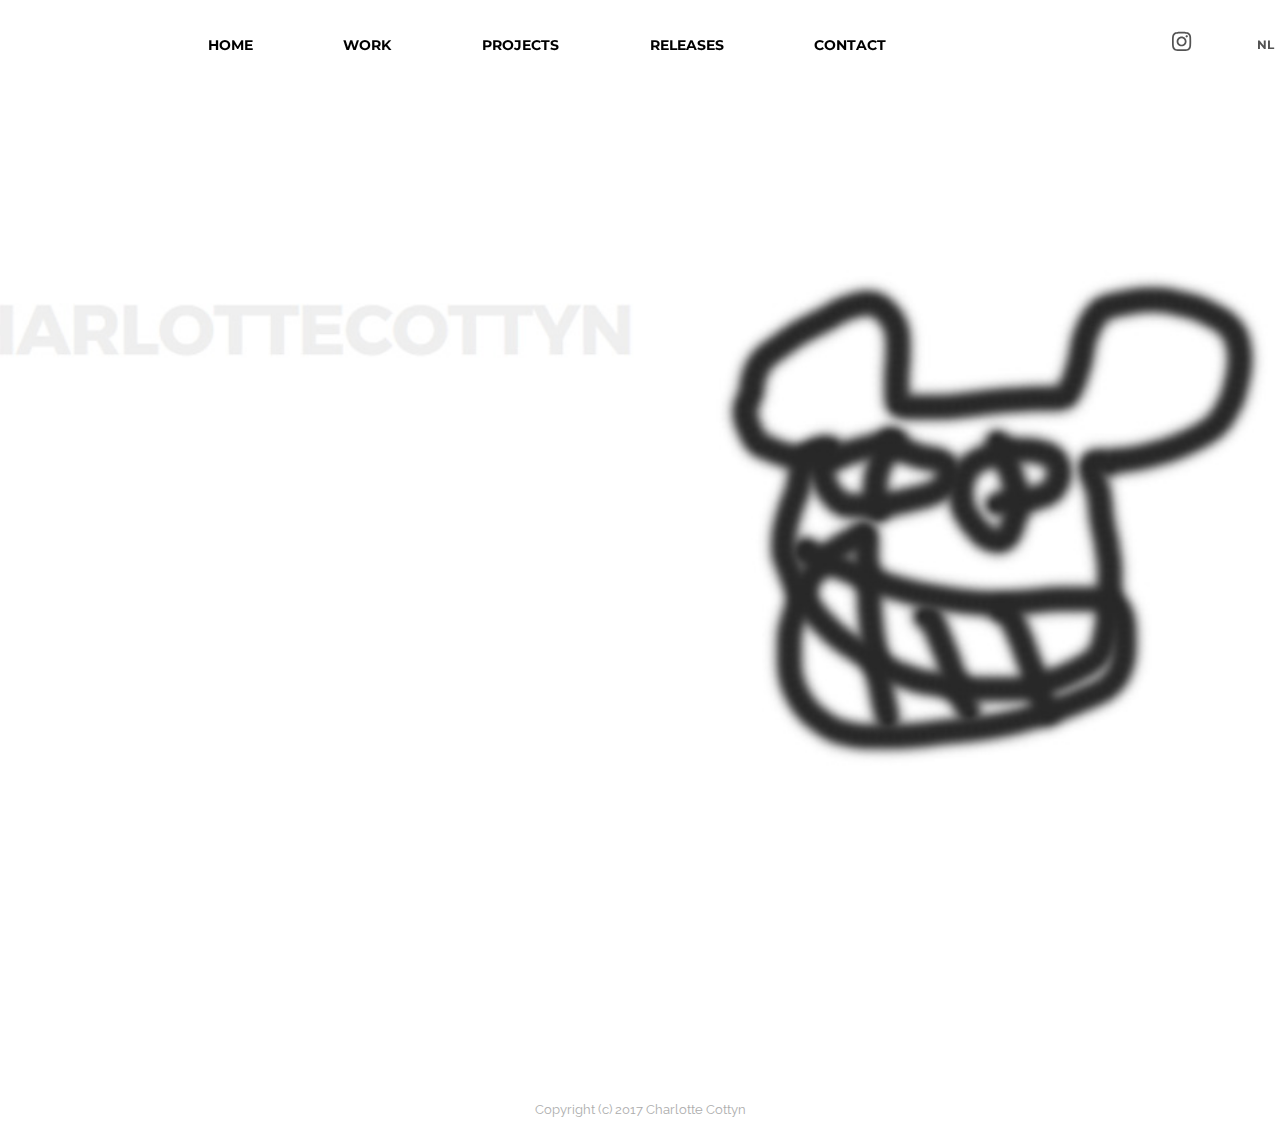
<file: index.html>
<!DOCTYPE html>
<html>
<head>
  <!-- Site made with Mobirise Website Builder v3.12.1, https://mobirise.com -->
  <meta charset="UTF-8">
  <meta http-equiv="X-UA-Compatible" content="IE=edge">
  <meta name="generator" content="Mobirise v3.12.1, mobirise.com">
  <meta name="viewport" content="width=device-width, initial-scale=1">
  <link rel="shortcut icon" href="assets/images/logo.png" type="image/x-icon">
  <meta name="description" content="">
  
  <link rel="stylesheet" href="https://fonts.googleapis.com/css?family=Lora:400,700,400italic,700italic&amp;subset=latin">
  <link rel="stylesheet" href="https://fonts.googleapis.com/css?family=Montserrat:400,700">
  <link rel="stylesheet" href="https://fonts.googleapis.com/css?family=Raleway:100,100i,200,200i,300,300i,400,400i,500,500i,600,600i,700,700i,800,800i,900,900i">
  <link rel="stylesheet" href="assets/bootstrap-material-design-font/css/material.css">
  <link rel="stylesheet" href="assets/tether/tether.min.css">
  <link rel="stylesheet" href="assets/bootstrap/css/bootstrap.min.css">
  <link rel="stylesheet" href="assets/animate.css/animate.min.css">
  <link rel="stylesheet" href="assets/dropdown/css/style.css">
  <link rel="stylesheet" href="assets/socicon/css/styles.css">
  <link rel="stylesheet" href="assets/theme/css/style.css">
  <link rel="stylesheet" href="assets/mobirise/css/mbr-additional.css" type="text/css">
  
  
  
</head>
<body>
<section id="ext_menu-24">

    <nav class="navbar navbar-dropdown navbar-fixed-top">
        <div class="container">

            <div class="mbr-table">
                <div class="mbr-table-cell">

                    <div class="navbar-brand">
                        
                        <a class="navbar-caption" href="https://mobirise.com">MOBIRISE</a>
                    </div>

                </div>
                <div class="mbr-table-cell">

                    <button class="navbar-toggler pull-xs-right hidden-md-up" type="button" data-toggle="collapse" data-target="#exCollapsingNavbar">
                        <div class="hamburger-icon"></div>
                    </button>

                    <ul class="nav-dropdown collapse pull-xs-right nav navbar-nav navbar-toggleable-sm" id="exCollapsingNavbar"><li class="nav-item dropdown"><a class="nav-link link" href="index.html" aria-expanded="false">HOME</a></li><li class="nav-item"><a class="nav-link link" href="https://mobirise.com/" aria-expanded="false"></a></li><li class="nav-item"><a class="nav-link link" href="work.html">WORK</a></li><li class="nav-item"><a class="nav-link link" href="https://mobirise.com/"></a></li><li class="nav-item"><a class="nav-link link" href="projects.html">PROJECTS</a></li><li class="nav-item"><a class="nav-link link" href="https://mobirise.com/"></a></li><li class="nav-item"><a class="nav-link link" href="Releases.html">RELEASES</a></li><li class="nav-item"><a class="nav-link link" href="https://mobirise.com/"></a></li><li class="nav-item"><a class="nav-link link" href="contact.html">CONTACT</a></li><li class="nav-item"><a class="nav-link link" href="contact.html"></a></li><li class="nav-item"><a class="nav-link link" href="contact.html"></a></li><li class="nav-item"><a class="nav-link link" href="contact.html"></a></li><li class="nav-item"><a class="nav-link link" href="contact.html"></a></li><li class="nav-item"><a class="nav-link link" href="contact.html"></a></li><li class="nav-item nav-btn"><a class="nav-link btn btn-white" href="https://www.instagram.com/cocoharlet/"><span class="socicon socicon-instagram mbr-iconfont mbr-iconfont-btn"></span></a></li><li class="nav-item nav-btn"><a class="nav-link btn btn-white" href="http://charlottecottyn.github.io/publicatie08/">NL</a></li></ul>
                    <button hidden="" class="navbar-toggler navbar-close" type="button" data-toggle="collapse" data-target="#exCollapsingNavbar">
                        <div class="close-icon"></div>
                    </button>

                </div>
            </div>

        </div>
    </nav>

</section>

<section class="engine"><a rel="external" href="https://mobirise.com">https://mobirise.com/</a></section><section class="mbr-section mbr-section__container mbr-after-navbar" id="buttons1-23" style="background-color: rgb(255, 255, 255); padding-top: 20px; padding-bottom: 20px;">

    <div class="container">
        <div class="row">
            <div class="col-xs-12">
                <div class="text-xs-center"><a class="btn btn-white" href="https://mobirise.com/mobirise-free-win.zip">HOME</a> <a class="btn btn-white" href="https://mobirise.com/mobirise-free-win.zip">ABOUT</a> <a class="btn btn-white" href="https://mobirise.com/mobirise-free-win.zip">WORK</a> <a class="btn btn-white" href="https://mobirise.com/mobirise-free-win.zip">PROJECTS</a> <a class="btn btn-white" href="https://mobirise.com/mobirise-free-win.zip">CONTACT</a> </div>
            </div>
        </div>
    </div>

</section>

<section class="mbr-section mbr-section-hero mbr-section-full mbr-parallax-background" id="header1-22" style="background-image: url(assets/images/homepage.jpg);">

    

    <div class="mbr-table-cell">

        <div class="container">
            <div class="row">
                <div class="mbr-section col-md-10 col-md-offset-1 text-xs-center">

                    
                    
                    
                </div>
            </div>
        </div>
    </div>

    

</section>

<section class="mbr-section mbr-section__container article" id="header3-1n" style="background-color: rgb(255, 255, 255); padding-top: 0px; padding-bottom: 0px;">
    <div class="container">
        <div class="row">
            <div class="col-xs-12">
                <h3 class="mbr-section-title display-2">CHARLOTTECOTTYN</h3>
                
            </div>
        </div>
    </div>
</section>

<footer class="mbr-small-footer mbr-section mbr-section-nopadding" id="footer1-2" style="background-color: rgb(255, 255, 255); padding-top: 3.5rem; padding-bottom: 1.75rem;">
    
    <div class="container">
        <p class="text-xs-center">Copyright (c) 2017 Charlotte Cottyn</p>
    </div>
</footer>


  <script src="assets/web/assets/jquery/jquery.min.js"></script>
  <script src="assets/tether/tether.min.js"></script>
  <script src="assets/bootstrap/js/bootstrap.min.js"></script>
  <script src="assets/smooth-scroll/smooth-scroll.js"></script>
  <script src="assets/viewport-checker/jquery.viewportchecker.js"></script>
  <script src="assets/dropdown/js/script.min.js"></script>
  <script src="assets/touch-swipe/jquery.touch-swipe.min.js"></script>
  <script src="assets/jarallax/jarallax.js"></script>
  <script src="assets/theme/js/script.js"></script>
  
  
  <input name="animation" type="hidden">
  </body>
</html>
</file>
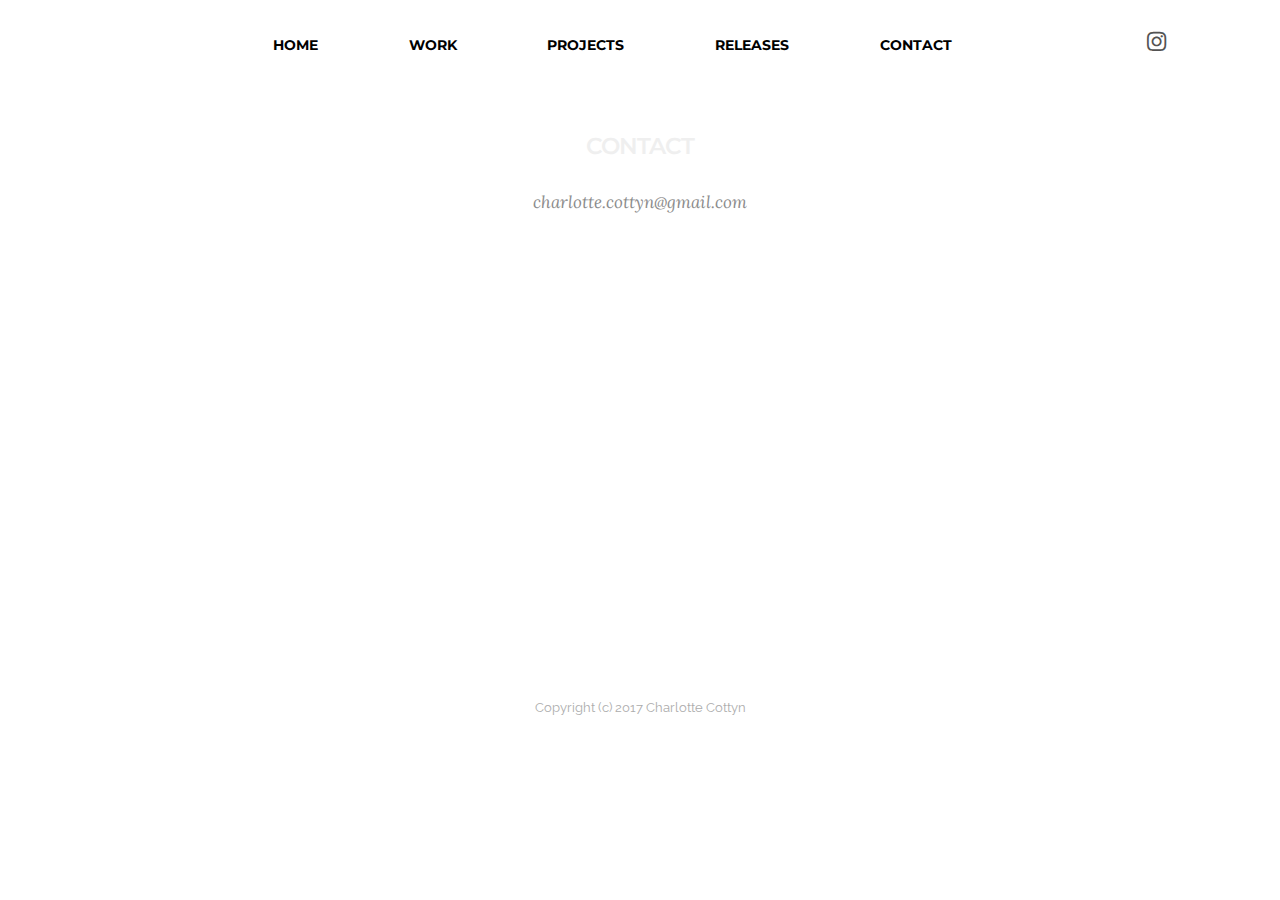
<file: contact.html>
<!DOCTYPE html>
<html>
<head>
  <!-- Site made with Mobirise Website Builder v3.12.1, https://mobirise.com -->
  <meta charset="UTF-8">
  <meta http-equiv="X-UA-Compatible" content="IE=edge">
  <meta name="generator" content="Mobirise v3.12.1, mobirise.com">
  <meta name="viewport" content="width=device-width, initial-scale=1">
  <link rel="shortcut icon" href="assets/images/logo.png" type="image/x-icon">
  <meta name="description" content="Web Page Maker Description">
  <title>Contact</title>
  <link rel="stylesheet" href="https://fonts.googleapis.com/css?family=Lora:400,700,400italic,700italic&amp;subset=latin">
  <link rel="stylesheet" href="https://fonts.googleapis.com/css?family=Montserrat:400,700">
  <link rel="stylesheet" href="https://fonts.googleapis.com/css?family=Raleway:100,100i,200,200i,300,300i,400,400i,500,500i,600,600i,700,700i,800,800i,900,900i">
  <link rel="stylesheet" href="assets/bootstrap-material-design-font/css/material.css">
  <link rel="stylesheet" href="assets/tether/tether.min.css">
  <link rel="stylesheet" href="assets/bootstrap/css/bootstrap.min.css">
  <link rel="stylesheet" href="assets/animate.css/animate.min.css">
  <link rel="stylesheet" href="assets/dropdown/css/style.css">
  <link rel="stylesheet" href="assets/socicon/css/styles.css">
  <link rel="stylesheet" href="assets/theme/css/style.css">
  <link rel="stylesheet" href="assets/mobirise/css/mbr-additional.css" type="text/css">
  
  
  
</head>
<body>
<section id="ext_menu-24">

    <nav class="navbar navbar-dropdown navbar-fixed-top">
        <div class="container">

            <div class="mbr-table">
                <div class="mbr-table-cell">

                    <div class="navbar-brand">
                        
                        <a class="navbar-caption" href="https://mobirise.com">MOBIRISE</a>
                    </div>

                </div>
                <div class="mbr-table-cell">

                    <button class="navbar-toggler pull-xs-right hidden-md-up" type="button" data-toggle="collapse" data-target="#exCollapsingNavbar">
                        <div class="hamburger-icon"></div>
                    </button>

                    <ul class="nav-dropdown collapse pull-xs-right nav navbar-nav navbar-toggleable-sm" id="exCollapsingNavbar"><li class="nav-item dropdown"><a class="nav-link link" href="index.html" aria-expanded="false">HOME</a></li><li class="nav-item"><a class="nav-link link" href="https://mobirise.com/" aria-expanded="false"></a></li><li class="nav-item"><a class="nav-link link" href="work.html">WORK</a></li><li class="nav-item"><a class="nav-link link" href="https://mobirise.com/"></a></li><li class="nav-item"><a class="nav-link link" href="projects.html">PROJECTS</a></li><li class="nav-item"><a class="nav-link link" href="https://mobirise.com/"></a></li><li class="nav-item"><a class="nav-link link" href="Releases.html">RELEASES</a></li><li class="nav-item"><a class="nav-link link" href="https://mobirise.com/"></a></li><li class="nav-item"><a class="nav-link link" href="contact.html">CONTACT</a></li><li class="nav-item"><a class="nav-link link" href="contact.html"></a></li><li class="nav-item"><a class="nav-link link" href="contact.html"></a></li><li class="nav-item"><a class="nav-link link" href="contact.html"></a></li><li class="nav-item nav-btn"><a class="nav-link btn btn-white" href="https://www.instagram.com/cocoharlet/"><span class="socicon socicon-instagram mbr-iconfont mbr-iconfont-btn"></span></a></li></ul>
                    <button hidden="" class="navbar-toggler navbar-close" type="button" data-toggle="collapse" data-target="#exCollapsingNavbar">
                        <div class="close-icon"></div>
                    </button>

                </div>
            </div>

        </div>
    </nav>

</section>

<section class="engine"><a rel="external" href="https://mobirise.com">Web Site Builder</a></section><section class="mbr-section mbr-section__container mbr-after-navbar" id="buttons1-y" style="background-color: rgb(255, 255, 255); padding-top: 20px; padding-bottom: 0px;">

    <div class="container">
        <div class="row">
            <div class="col-xs-12">
                <div class="text-xs-center"><a class="btn btn-white" href="index.html">HOME</a>  <a class="btn btn-white" href="work.html">WORK</a> <a class="btn btn-white" href="projects.html">PROJECTS</a> <a class="btn btn-white" href="Releases.html">RELEASES</a> <a class="btn btn-white" href="contact.html">CONTACT</a> </div>
            </div>
        </div>
    </div>

</section>

<section class="mbr-section mbr-section__container article" id="header3-j" style="background-color: rgb(255, 255, 255); padding-top: 60px; padding-bottom: 120px;">
    <div class="container">
        <div class="row">
            <div class="col-xs-12">
                <h3 class="mbr-section-title display-2">CONTACT<br></h3>
                <small class="mbr-section-subtitle"><br>charlotte.cottyn@gmail.com<br><br></small>
            </div>
        </div>
    </div>
</section>

<section class="mbr-section article mbr-section__container" id="content7-1b" style="background-color: rgb(255, 255, 255); padding-top: 140px; padding-bottom: 140px;">

    <div class="container">
        <div class="row">
            <div class="col-xs-12 col-md-4 lead"></div>
            <div class="col-xs-12 col-md-4 lead"></div>
            <div class="col-xs-12 col-md-4 lead"></div>
        </div>
    </div>

</section>

<footer class="mbr-small-footer mbr-section mbr-section-nopadding" id="footer1-i" style="background-color: rgb(255, 255, 255); padding-top: 3.5rem; padding-bottom: 1.75rem;">
    
    <div class="container">
        <p class="text-xs-center">Copyright (c) 2017 Charlotte Cottyn</p>
    </div>
</footer>


  <script src="assets/web/assets/jquery/jquery.min.js"></script>
  <script src="assets/tether/tether.min.js"></script>
  <script src="assets/bootstrap/js/bootstrap.min.js"></script>
  <script src="assets/smooth-scroll/smooth-scroll.js"></script>
  <script src="assets/viewport-checker/jquery.viewportchecker.js"></script>
  <script src="assets/dropdown/js/script.min.js"></script>
  <script src="assets/touch-swipe/jquery.touch-swipe.min.js"></script>
  <script src="assets/theme/js/script.js"></script>
  
  
  <input name="animation" type="hidden">
  </body>
</html>
</file>
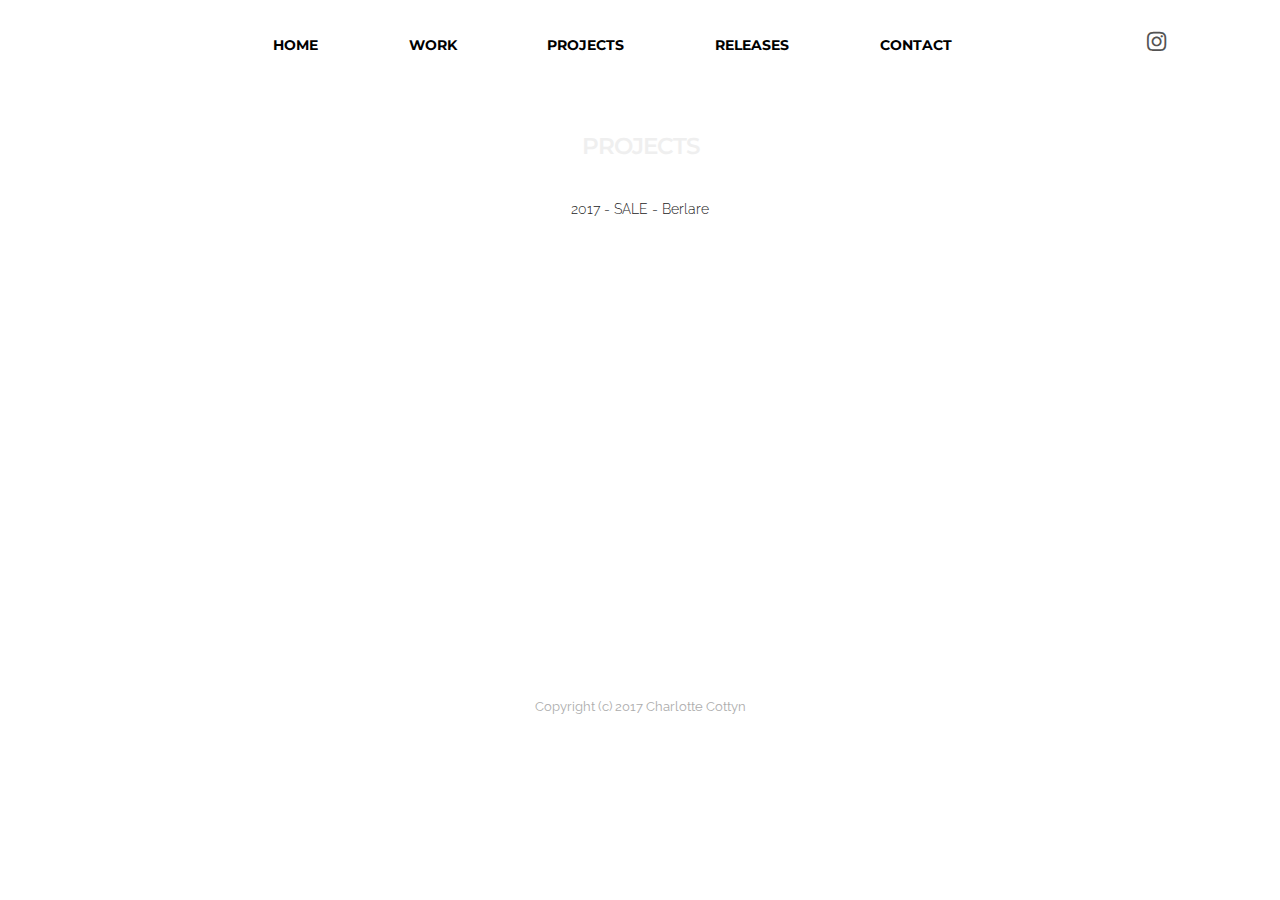
<file: projects.html>
<!DOCTYPE html>
<html>
<head>
  <!-- Site made with Mobirise Website Builder v3.12.1, https://mobirise.com -->
  <meta charset="UTF-8">
  <meta http-equiv="X-UA-Compatible" content="IE=edge">
  <meta name="generator" content="Mobirise v3.12.1, mobirise.com">
  <meta name="viewport" content="width=device-width, initial-scale=1">
  <link rel="shortcut icon" href="assets/images/logo.png" type="image/x-icon">
  <meta name="description" content="Web Page Generator Description">
  <title>Projects</title>
  <link rel="stylesheet" href="https://fonts.googleapis.com/css?family=Lora:400,700,400italic,700italic&amp;subset=latin">
  <link rel="stylesheet" href="https://fonts.googleapis.com/css?family=Montserrat:400,700">
  <link rel="stylesheet" href="https://fonts.googleapis.com/css?family=Raleway:100,100i,200,200i,300,300i,400,400i,500,500i,600,600i,700,700i,800,800i,900,900i">
  <link rel="stylesheet" href="assets/bootstrap-material-design-font/css/material.css">
  <link rel="stylesheet" href="assets/tether/tether.min.css">
  <link rel="stylesheet" href="assets/bootstrap/css/bootstrap.min.css">
  <link rel="stylesheet" href="assets/animate.css/animate.min.css">
  <link rel="stylesheet" href="assets/dropdown/css/style.css">
  <link rel="stylesheet" href="assets/socicon/css/styles.css">
  <link rel="stylesheet" href="assets/theme/css/style.css">
  <link rel="stylesheet" href="assets/mobirise/css/mbr-additional.css" type="text/css">
  
  
  
</head>
<body>
<section id="ext_menu-24">

    <nav class="navbar navbar-dropdown navbar-fixed-top">
        <div class="container">

            <div class="mbr-table">
                <div class="mbr-table-cell">

                    <div class="navbar-brand">
                        
                        <a class="navbar-caption" href="https://mobirise.com">MOBIRISE</a>
                    </div>

                </div>
                <div class="mbr-table-cell">

                    <button class="navbar-toggler pull-xs-right hidden-md-up" type="button" data-toggle="collapse" data-target="#exCollapsingNavbar">
                        <div class="hamburger-icon"></div>
                    </button>

                    <ul class="nav-dropdown collapse pull-xs-right nav navbar-nav navbar-toggleable-sm" id="exCollapsingNavbar"><li class="nav-item dropdown"><a class="nav-link link" href="index.html" aria-expanded="false">HOME</a></li><li class="nav-item"><a class="nav-link link" href="https://mobirise.com/" aria-expanded="false"></a></li><li class="nav-item"><a class="nav-link link" href="work.html">WORK</a></li><li class="nav-item"><a class="nav-link link" href="https://mobirise.com/"></a></li><li class="nav-item"><a class="nav-link link" href="projects.html">PROJECTS</a></li><li class="nav-item"><a class="nav-link link" href="https://mobirise.com/"></a></li><li class="nav-item"><a class="nav-link link" href="Releases.html">RELEASES</a></li><li class="nav-item"><a class="nav-link link" href="https://mobirise.com/"></a></li><li class="nav-item"><a class="nav-link link" href="contact.html">CONTACT</a></li><li class="nav-item"><a class="nav-link link" href="contact.html"></a></li><li class="nav-item"><a class="nav-link link" href="contact.html"></a></li><li class="nav-item"><a class="nav-link link" href="contact.html"></a></li><li class="nav-item nav-btn"><a class="nav-link btn btn-white" href="https://www.instagram.com/cocoharlet/"><span class="socicon socicon-instagram mbr-iconfont mbr-iconfont-btn"></span></a></li></ul>
                    <button hidden="" class="navbar-toggler navbar-close" type="button" data-toggle="collapse" data-target="#exCollapsingNavbar">
                        <div class="close-icon"></div>
                    </button>

                </div>
            </div>

        </div>
    </nav>

</section>

<section class="engine"><a rel="external" href="https://mobirise.com">Mobirise Web Page Builder</a></section><section class="mbr-section mbr-section__container mbr-after-navbar" id="buttons1-x" style="background-color: rgb(255, 255, 255); padding-top: 20px; padding-bottom: 0px;">

    <div class="container">
        <div class="row">
            <div class="col-xs-12">
                <div class="text-xs-center"><a class="btn btn-white" href="index.html">HOME</a>  <a class="btn btn-white" href="work.html">WORK</a> <a class="btn btn-white" href="projects.html">PROJECTS</a> <a class="btn btn-white" href="Releases.html">RELEASES</a> <a class="btn btn-white" href="contact.html">CONTACT</a> </div>
            </div>
        </div>
    </div>

</section>

<section class="mbr-section mbr-section__container article" id="header3-f" style="background-color: rgb(255, 255, 255); padding-top: 60px; padding-bottom: 20px;">
    <div class="container">
        <div class="row">
            <div class="col-xs-12">
                <h3 class="mbr-section-title display-2">PROJECTS</h3>
                
            </div>
        </div>
    </div>
</section>

<section class="mbr-section article mbr-section__container" id="content1-h" style="background-color: rgb(255, 255, 255); padding-top: 20px; padding-bottom: 140px;">

    <div class="container">
        <div class="row">
            <div class="col-xs-12 lead"><p>2017 - SALE - Berlare</p></div>
        </div>
    </div>

</section>

<section class="mbr-section article mbr-section__container" id="content7-1c" style="background-color: rgb(255, 255, 255); padding-top: 140px; padding-bottom: 140px;">

    <div class="container">
        <div class="row">
            <div class="col-xs-12 col-md-4 lead"></div>
            <div class="col-xs-12 col-md-4 lead"></div>
            <div class="col-xs-12 col-md-4 lead"></div>
        </div>
    </div>

</section>

<footer class="mbr-small-footer mbr-section mbr-section-nopadding" id="footer1-e" style="background-color: rgb(255, 255, 255); padding-top: 3.5rem; padding-bottom: 1.75rem;">
    
    <div class="container">
        <p class="text-xs-center">Copyright (c) 2017 Charlotte Cottyn</p>
    </div>
</footer>


  <script src="assets/web/assets/jquery/jquery.min.js"></script>
  <script src="assets/tether/tether.min.js"></script>
  <script src="assets/bootstrap/js/bootstrap.min.js"></script>
  <script src="assets/smooth-scroll/smooth-scroll.js"></script>
  <script src="assets/viewport-checker/jquery.viewportchecker.js"></script>
  <script src="assets/dropdown/js/script.min.js"></script>
  <script src="assets/touch-swipe/jquery.touch-swipe.min.js"></script>
  <script src="assets/theme/js/script.js"></script>
  
  
  <input name="animation" type="hidden">
  </body>
</html>
</file>
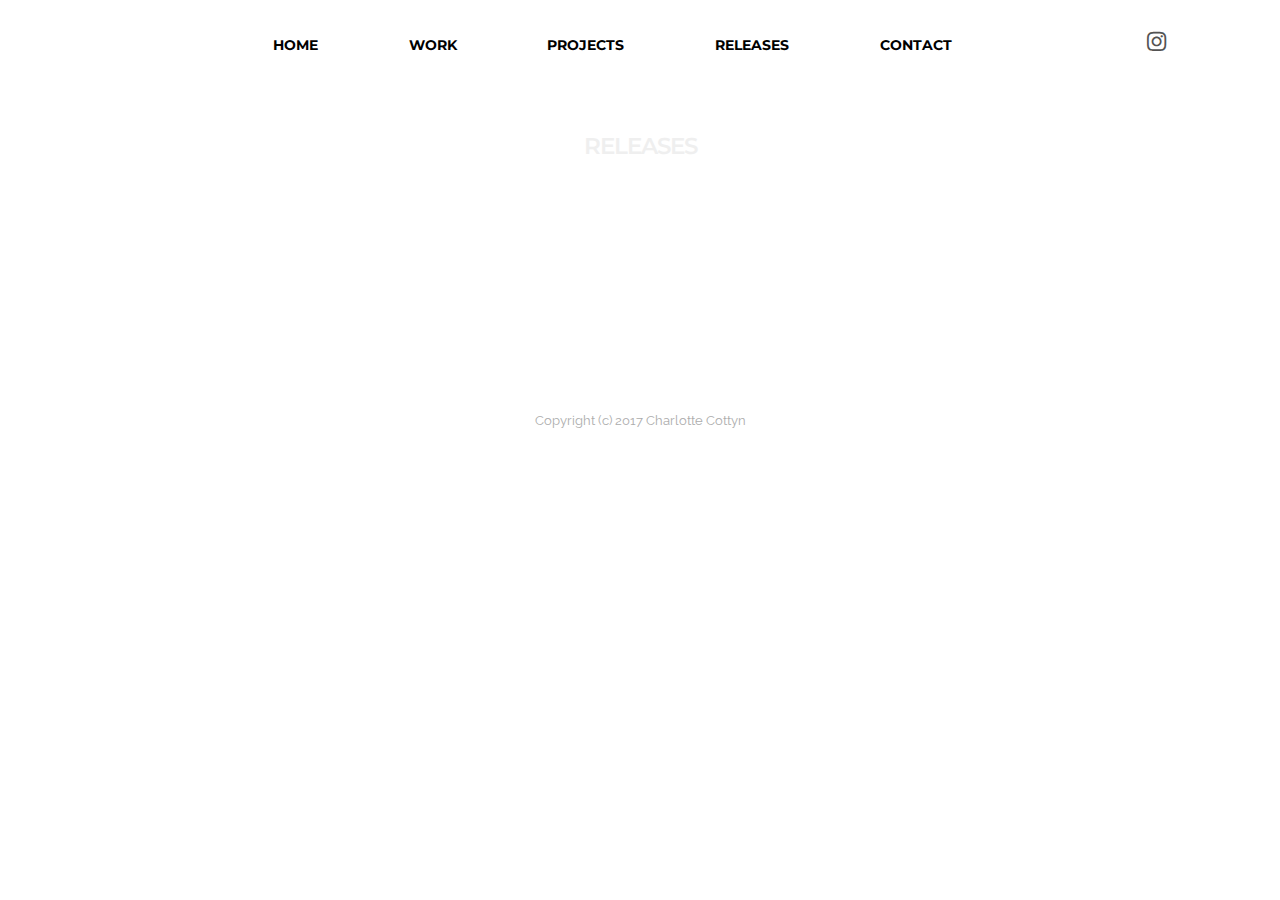
<file: Releases.html>
<!DOCTYPE html>
<html>
<head>
  <!-- Site made with Mobirise Website Builder v3.12.1, https://mobirise.com -->
  <meta charset="UTF-8">
  <meta http-equiv="X-UA-Compatible" content="IE=edge">
  <meta name="generator" content="Mobirise v3.12.1, mobirise.com">
  <meta name="viewport" content="width=device-width, initial-scale=1">
  <link rel="shortcut icon" href="assets/images/logo.png" type="image/x-icon">
  <meta name="description" content="Web Page Creator Description">
  <title>Web Page Creator Title</title>
  <link rel="stylesheet" href="https://fonts.googleapis.com/css?family=Lora:400,700,400italic,700italic&amp;subset=latin">
  <link rel="stylesheet" href="https://fonts.googleapis.com/css?family=Montserrat:400,700">
  <link rel="stylesheet" href="https://fonts.googleapis.com/css?family=Raleway:100,100i,200,200i,300,300i,400,400i,500,500i,600,600i,700,700i,800,800i,900,900i">
  <link rel="stylesheet" href="assets/bootstrap-material-design-font/css/material.css">
  <link rel="stylesheet" href="assets/tether/tether.min.css">
  <link rel="stylesheet" href="assets/bootstrap/css/bootstrap.min.css">
  <link rel="stylesheet" href="assets/animate.css/animate.min.css">
  <link rel="stylesheet" href="assets/dropdown/css/style.css">
  <link rel="stylesheet" href="assets/socicon/css/styles.css">
  <link rel="stylesheet" href="assets/theme/css/style.css">
  <link rel="stylesheet" href="assets/mobirise/css/mbr-additional.css" type="text/css">
  
  
  
</head>
<body>
<section id="ext_menu-24">

    <nav class="navbar navbar-dropdown navbar-fixed-top">
        <div class="container">

            <div class="mbr-table">
                <div class="mbr-table-cell">

                    <div class="navbar-brand">
                        
                        <a class="navbar-caption" href="https://mobirise.com">MOBIRISE</a>
                    </div>

                </div>
                <div class="mbr-table-cell">

                    <button class="navbar-toggler pull-xs-right hidden-md-up" type="button" data-toggle="collapse" data-target="#exCollapsingNavbar">
                        <div class="hamburger-icon"></div>
                    </button>

                    <ul class="nav-dropdown collapse pull-xs-right nav navbar-nav navbar-toggleable-sm" id="exCollapsingNavbar"><li class="nav-item dropdown"><a class="nav-link link" href="index.html" aria-expanded="false">HOME</a></li><li class="nav-item"><a class="nav-link link" href="https://mobirise.com/" aria-expanded="false"></a></li><li class="nav-item"><a class="nav-link link" href="work.html">WORK</a></li><li class="nav-item"><a class="nav-link link" href="https://mobirise.com/"></a></li><li class="nav-item"><a class="nav-link link" href="projects.html">PROJECTS</a></li><li class="nav-item"><a class="nav-link link" href="https://mobirise.com/"></a></li><li class="nav-item"><a class="nav-link link" href="Releases.html">RELEASES</a></li><li class="nav-item"><a class="nav-link link" href="https://mobirise.com/"></a></li><li class="nav-item"><a class="nav-link link" href="contact.html">CONTACT</a></li><li class="nav-item"><a class="nav-link link" href="contact.html"></a></li><li class="nav-item"><a class="nav-link link" href="contact.html"></a></li><li class="nav-item"><a class="nav-link link" href="contact.html"></a></li><li class="nav-item nav-btn"><a class="nav-link btn btn-white" href="https://www.instagram.com/cocoharlet/"><span class="socicon socicon-instagram mbr-iconfont mbr-iconfont-btn"></span></a></li></ul>
                    <button hidden="" class="navbar-toggler navbar-close" type="button" data-toggle="collapse" data-target="#exCollapsingNavbar">
                        <div class="close-icon"></div>
                    </button>

                </div>
            </div>

        </div>
    </nav>

</section>

<section class="engine"><a rel="external" href="https://mobirise.com">Mobirise Web Builder</a></section><section class="mbr-section mbr-section__container mbr-after-navbar" id="buttons1-1f" style="background-color: rgb(255, 255, 255); padding-top: 20px; padding-bottom: 0px;">

    <div class="container">
        <div class="row">
            <div class="col-xs-12">
                <div class="text-xs-center"><a class="btn btn-white" href="https://mobirise.com/mobirise-free-win.zip">HOME</a> <a class="btn btn-white" href="https://mobirise.com/mobirise-free-win.zip">WORK</a> <a class="btn btn-white" href="https://mobirise.com/mobirise-free-win.zip">PROJECTS</a> <a class="btn btn-white" href="Releases.html">RELEASES</a> <a class="btn btn-white" href="https://mobirise.com/mobirise-free-win.zip">CONTACT</a> </div>
            </div>
        </div>
    </div>

</section>

<section class="mbr-section mbr-section__container article" id="header3-1e" style="background-color: rgb(255, 255, 255); padding-top: 60px; padding-bottom: 20px;">
    <div class="container">
        <div class="row">
            <div class="col-xs-12">
                <h3 class="mbr-section-title display-2">RELEASES</h3>
                
            </div>
        </div>
    </div>
</section>

<section class="mbr-cards mbr-section mbr-section-nopadding" id="features1-1h" style="background-color: rgb(255, 255, 255);">

        

    <div class="mbr-cards-row row striped">

        <div class="mbr-cards-col col-xs-12 col-lg-6" style="padding-top: 80px; padding-bottom: 80px;">
            <div class="container">
                <div class="card cart-block">
                    
                    <div class="card-block">
                        <h4 class="card-title"></h4>
                        <h5 class="card-subtitle"></h5>
                        <p class="card-text"></p>
                        
                    </div>
                </div>
            </div>
        </div>
        <div class="mbr-cards-col col-xs-12 col-lg-6" style="padding-top: 80px; padding-bottom: 80px;">
            <div class="container">
                <div class="card cart-block">
                    
                    <div class="card-block">
                        <h4 class="card-title"></h4>
                        <h5 class="card-subtitle"></h5>
                        <p class="card-text"></p>
                        
                    </div>
                </div>
            </div>
        </div>
        
        
        
        
    </div>
</section>

<footer class="mbr-small-footer mbr-section mbr-section-nopadding" id="footer1-1d" style="background-color: rgb(255, 255, 255); padding-top: 3.5rem; padding-bottom: 1.75rem;">
    
    <div class="container">
        <p class="text-xs-center">Copyright (c) 2017 Charlotte Cottyn</p>
    </div>
</footer>


  <script src="assets/web/assets/jquery/jquery.min.js"></script>
  <script src="assets/tether/tether.min.js"></script>
  <script src="assets/bootstrap/js/bootstrap.min.js"></script>
  <script src="assets/smooth-scroll/smooth-scroll.js"></script>
  <script src="assets/viewport-checker/jquery.viewportchecker.js"></script>
  <script src="assets/dropdown/js/script.min.js"></script>
  <script src="assets/touch-swipe/jquery.touch-swipe.min.js"></script>
  <script src="assets/theme/js/script.js"></script>
  
  
  <input name="animation" type="hidden">
  </body>
</html>
</file>
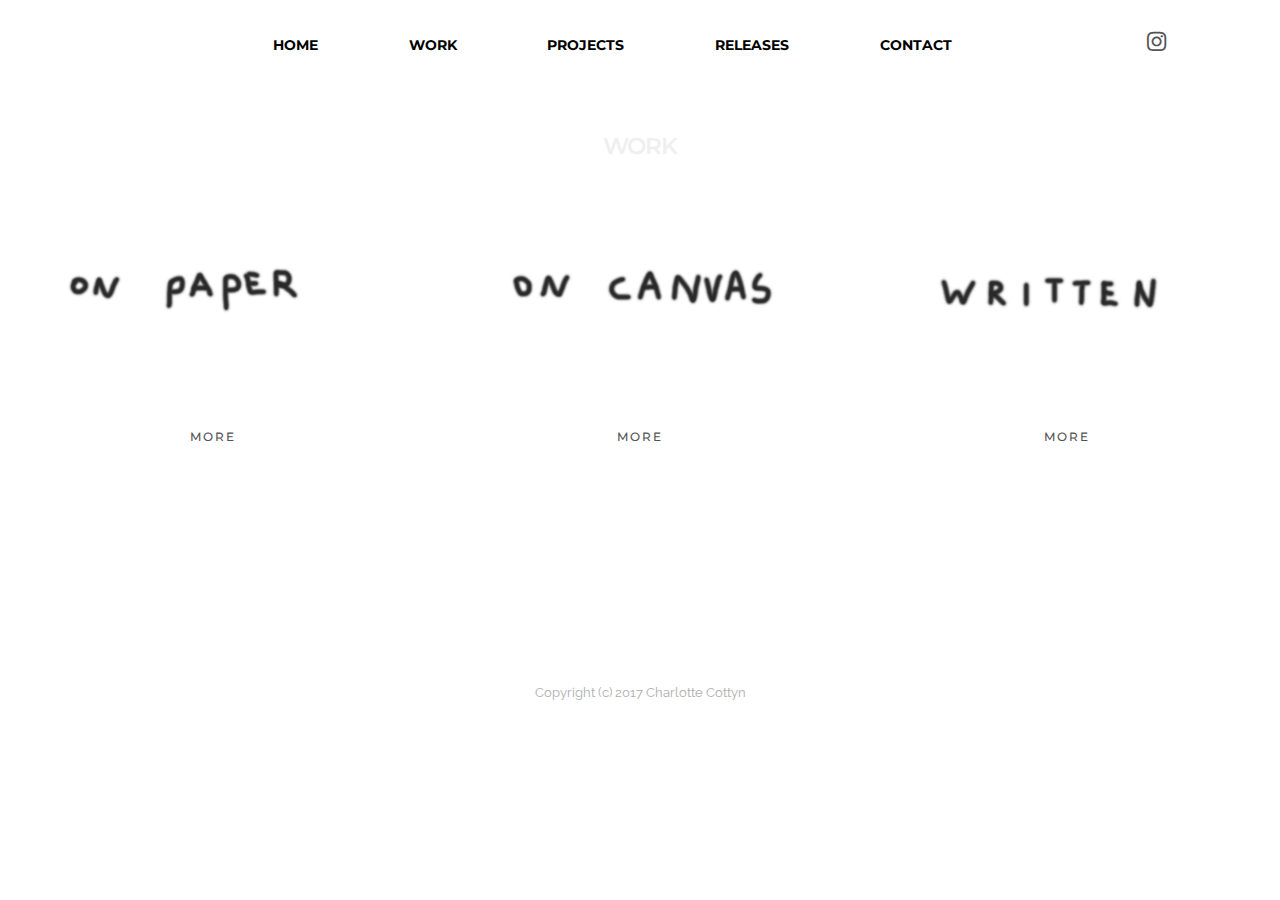
<file: work.html>
<!DOCTYPE html>
<html>
<head>
  <!-- Site made with Mobirise Website Builder v3.12.1, https://mobirise.com -->
  <meta charset="UTF-8">
  <meta http-equiv="X-UA-Compatible" content="IE=edge">
  <meta name="generator" content="Mobirise v3.12.1, mobirise.com">
  <meta name="viewport" content="width=device-width, initial-scale=1">
  <link rel="shortcut icon" href="assets/images/logo.png" type="image/x-icon">
  <meta name="description" content="Web Builder Description">
  <title>Work</title>
  <link rel="stylesheet" href="https://fonts.googleapis.com/css?family=Lora:400,700,400italic,700italic&amp;subset=latin">
  <link rel="stylesheet" href="https://fonts.googleapis.com/css?family=Montserrat:400,700">
  <link rel="stylesheet" href="https://fonts.googleapis.com/css?family=Raleway:100,100i,200,200i,300,300i,400,400i,500,500i,600,600i,700,700i,800,800i,900,900i">
  <link rel="stylesheet" href="assets/bootstrap-material-design-font/css/material.css">
  <link rel="stylesheet" href="assets/tether/tether.min.css">
  <link rel="stylesheet" href="assets/bootstrap/css/bootstrap.min.css">
  <link rel="stylesheet" href="assets/dropdown/css/style.css">
  <link rel="stylesheet" href="assets/animate.css/animate.min.css">
  <link rel="stylesheet" href="assets/socicon/css/styles.css">
  <link rel="stylesheet" href="assets/theme/css/style.css">
  <link rel="stylesheet" href="assets/mobirise/css/mbr-additional.css" type="text/css">
  
  
  
</head>
<body>
<section id="ext_menu-24">

    <nav class="navbar navbar-dropdown navbar-fixed-top">
        <div class="container">

            <div class="mbr-table">
                <div class="mbr-table-cell">

                    <div class="navbar-brand">
                        
                        <a class="navbar-caption" href="https://mobirise.com">MOBIRISE</a>
                    </div>

                </div>
                <div class="mbr-table-cell">

                    <button class="navbar-toggler pull-xs-right hidden-md-up" type="button" data-toggle="collapse" data-target="#exCollapsingNavbar">
                        <div class="hamburger-icon"></div>
                    </button>

                    <ul class="nav-dropdown collapse pull-xs-right nav navbar-nav navbar-toggleable-sm" id="exCollapsingNavbar"><li class="nav-item dropdown"><a class="nav-link link" href="index.html" aria-expanded="false">HOME</a></li><li class="nav-item"><a class="nav-link link" href="https://mobirise.com/" aria-expanded="false"></a></li><li class="nav-item"><a class="nav-link link" href="work.html">WORK</a></li><li class="nav-item"><a class="nav-link link" href="https://mobirise.com/"></a></li><li class="nav-item"><a class="nav-link link" href="projects.html">PROJECTS</a></li><li class="nav-item"><a class="nav-link link" href="https://mobirise.com/"></a></li><li class="nav-item"><a class="nav-link link" href="Releases.html">RELEASES</a></li><li class="nav-item"><a class="nav-link link" href="https://mobirise.com/"></a></li><li class="nav-item"><a class="nav-link link" href="contact.html">CONTACT</a></li><li class="nav-item"><a class="nav-link link" href="contact.html"></a></li><li class="nav-item"><a class="nav-link link" href="contact.html"></a></li><li class="nav-item"><a class="nav-link link" href="contact.html"></a></li><li class="nav-item nav-btn"><a class="nav-link btn btn-white" href="https://www.instagram.com/cocoharlet/"><span class="socicon socicon-instagram mbr-iconfont mbr-iconfont-btn"></span></a></li></ul>
                    <button hidden="" class="navbar-toggler navbar-close" type="button" data-toggle="collapse" data-target="#exCollapsingNavbar">
                        <div class="close-icon"></div>
                    </button>

                </div>
            </div>

        </div>
    </nav>

</section>

<section class="engine"><a rel="external" href="https://mobirise.com">Website Generator</a></section><section class="mbr-section mbr-section__container mbr-after-navbar" id="buttons1-w" style="background-color: rgb(255, 255, 255); padding-top: 20px; padding-bottom: 0px;">

    <div class="container">
        <div class="row">
            <div class="col-xs-12">
                <div class="text-xs-center"><a class="btn btn-white" href="index.html">HOME</a>  <a class="btn btn-white" href="work.html">WORK</a> <a class="btn btn-white" href="projects.html">PROJECTS</a> <a class="btn btn-white" href="Releases.html">RELEASES</a> <a class="btn btn-white" href="contact.html">CONTACT</a> </div>
            </div>
        </div>
    </div>

</section>

<section class="mbr-section mbr-section__container article" id="header3-b" style="background-color: rgb(255, 255, 255); padding-top: 60px; padding-bottom: 0px;">
    <div class="container">
        <div class="row">
            <div class="col-xs-12">
                <h3 class="mbr-section-title display-2">WORK</h3>
                
            </div>
        </div>
    </div>
</section>

<section class="mbr-section article mbr-section__container" id="content1-c" style="background-color: rgb(255, 255, 255); padding-top: 20px; padding-bottom: 20px;">

    <div class="container">
        <div class="row">
            <div class="col-xs-12 lead"></div>
        </div>
    </div>

</section>

<section class="mbr-cards mbr-section mbr-section-nopadding" id="features1-d" style="background-color: rgb(255, 255, 255);">

        

    <div class="mbr-cards-row row striped">

        <div class="mbr-cards-col col-xs-12 col-lg-4" style="padding-top: 0px; padding-bottom: 160px;">
            <div class="container">
                <div class="card cart-block">
                    <div class="card-img"><img src="assets/images/untitled-4.jpg" class="card-img-top"></div>
                    <div class="card-block">
                        
                        
                        
                        <div class="card-btn"><a href="workonpaper.html" class="btn btn-white">MORE</a></div>
                    </div>
                </div>
            </div>
        </div>
        <div class="mbr-cards-col col-xs-12 col-lg-4" style="padding-top: 0px; padding-bottom: 160px;">
            <div class="container">
                <div class="card cart-block">
                    <div class="card-img"><img src="assets/images/untitled-5.jpg" class="card-img-top"></div>
                    <div class="card-block">
                        
                        
                        
                        <div class="card-btn"><a href="workoncanvas.html" class="btn btn-white">MORE</a></div>
                    </div>
                </div>
            </div>
        </div>
        <div class="mbr-cards-col col-xs-12 col-lg-4" style="padding-top: 0px; padding-bottom: 160px;">
            <div class="container">
                <div class="card cart-block">
                    <div class="card-img"><img src="assets/images/untitled-6.jpg" class="card-img-top"></div>
                    <div class="card-block">
                        
                        
                        
                        <div class="card-btn"><a href="writtenwork.html" class="btn btn-white">MORE</a></div>
                    </div>
                </div>
            </div>
        </div>
        
        
        
    </div>
</section>

<footer class="mbr-small-footer mbr-section mbr-section-nopadding" id="footer1-a" style="background-color: rgb(255, 255, 255); padding-top: 3.5rem; padding-bottom: 1.75rem;">
    
    <div class="container">
        <p class="text-xs-center">Copyright (c) 2017 Charlotte Cottyn</p>
    </div>
</footer>


  <script src="assets/web/assets/jquery/jquery.min.js"></script>
  <script src="assets/tether/tether.min.js"></script>
  <script src="assets/bootstrap/js/bootstrap.min.js"></script>
  <script src="assets/smooth-scroll/smooth-scroll.js"></script>
  <script src="assets/dropdown/js/script.min.js"></script>
  <script src="assets/touch-swipe/jquery.touch-swipe.min.js"></script>
  <script src="assets/viewport-checker/jquery.viewportchecker.js"></script>
  <script src="assets/theme/js/script.js"></script>
  
  
  <input name="animation" type="hidden">
  </body>
</html>
</file>
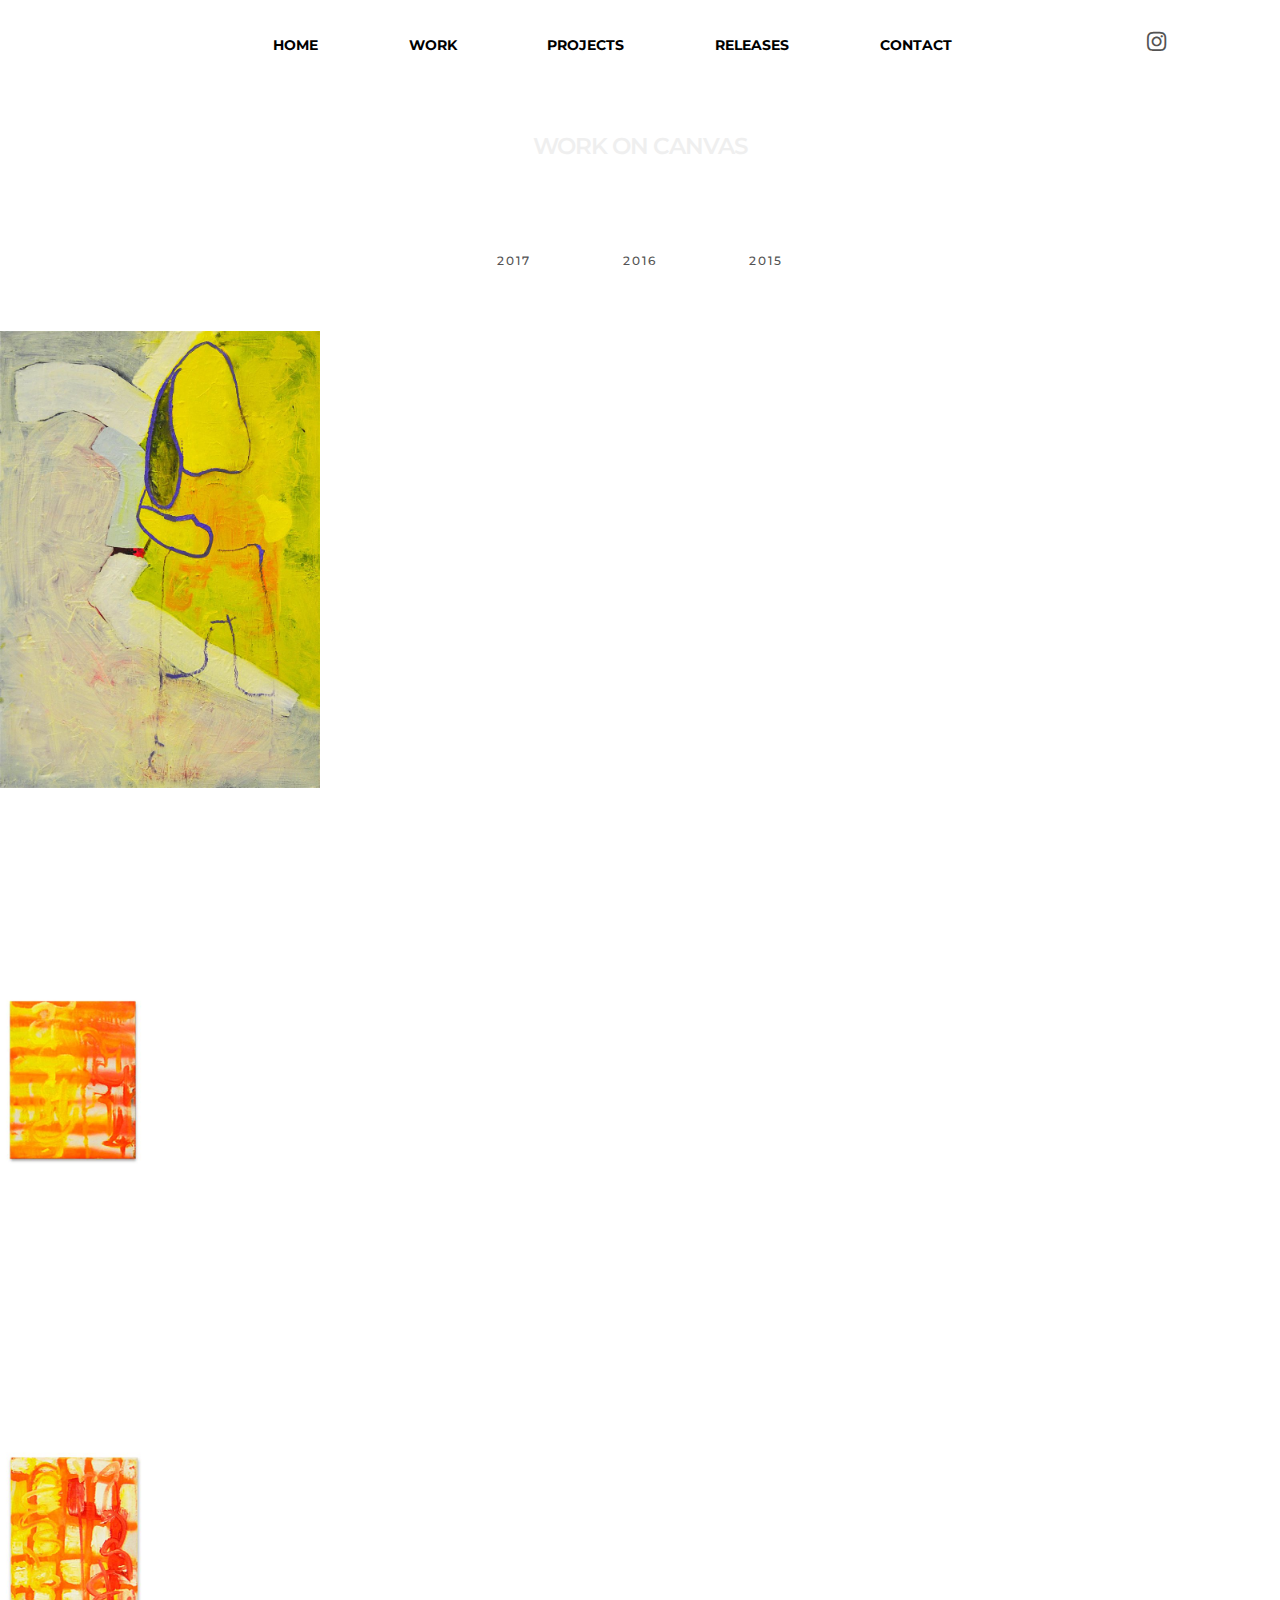
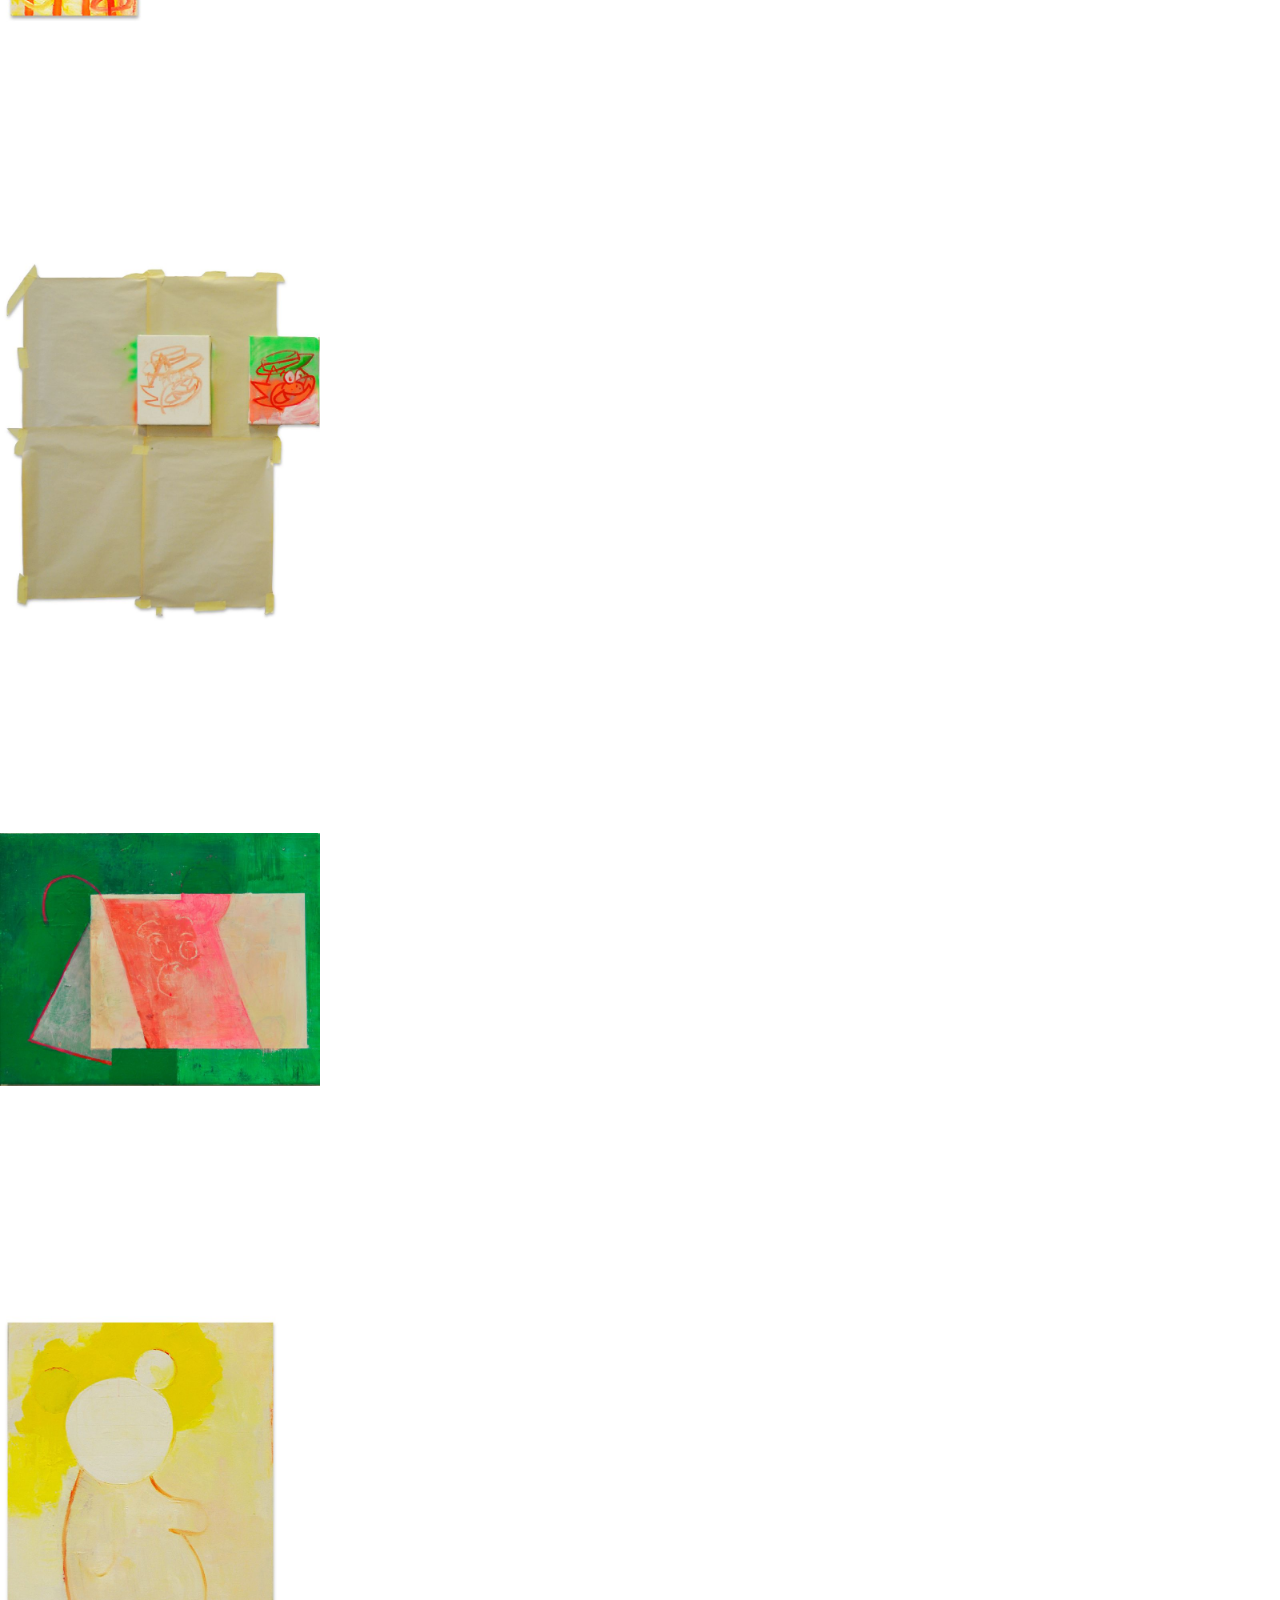
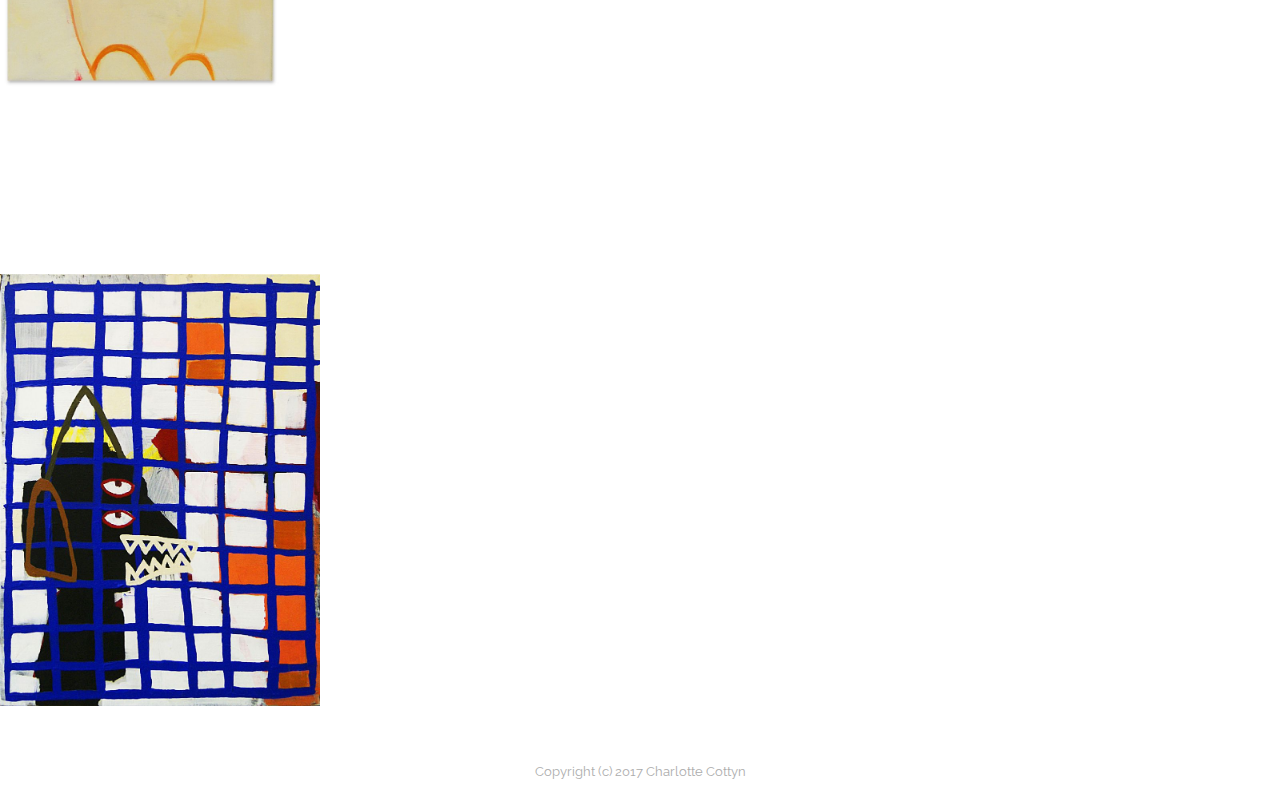
<file: workoncanvas.html>
<!DOCTYPE html>
<html>
<head>
  <!-- Site made with Mobirise Website Builder v3.12.1, https://mobirise.com -->
  <meta charset="UTF-8">
  <meta http-equiv="X-UA-Compatible" content="IE=edge">
  <meta name="generator" content="Mobirise v3.12.1, mobirise.com">
  <meta name="viewport" content="width=device-width, initial-scale=1">
  <link rel="shortcut icon" href="assets/images/logo.png" type="image/x-icon">
  <meta name="description" content="Site Creator Description">
  <title>Site Creator Title</title>
  <link rel="stylesheet" href="https://fonts.googleapis.com/css?family=Lora:400,700,400italic,700italic&amp;subset=latin">
  <link rel="stylesheet" href="https://fonts.googleapis.com/css?family=Montserrat:400,700">
  <link rel="stylesheet" href="https://fonts.googleapis.com/css?family=Raleway:100,100i,200,200i,300,300i,400,400i,500,500i,600,600i,700,700i,800,800i,900,900i">
  <link rel="stylesheet" href="assets/bootstrap-material-design-font/css/material.css">
  <link rel="stylesheet" href="assets/et-line-font-plugin/style.css">
  <link rel="stylesheet" href="assets/tether/tether.min.css">
  <link rel="stylesheet" href="assets/bootstrap/css/bootstrap.min.css">
  <link rel="stylesheet" href="assets/animate.css/animate.min.css">
  <link rel="stylesheet" href="assets/dropdown/css/style.css">
  <link rel="stylesheet" href="assets/socicon/css/styles.css">
  <link rel="stylesheet" href="assets/theme/css/style.css">
  <link rel="stylesheet" href="assets/mobirise-gallery/style.css">
  <link rel="stylesheet" href="assets/mobirise/css/mbr-additional.css" type="text/css">
  
  
  
</head>
<body>
<section id="ext_menu-24">

    <nav class="navbar navbar-dropdown navbar-fixed-top">
        <div class="container">

            <div class="mbr-table">
                <div class="mbr-table-cell">

                    <div class="navbar-brand">
                        
                        <a class="navbar-caption" href="https://mobirise.com">MOBIRISE</a>
                    </div>

                </div>
                <div class="mbr-table-cell">

                    <button class="navbar-toggler pull-xs-right hidden-md-up" type="button" data-toggle="collapse" data-target="#exCollapsingNavbar">
                        <div class="hamburger-icon"></div>
                    </button>

                    <ul class="nav-dropdown collapse pull-xs-right nav navbar-nav navbar-toggleable-sm" id="exCollapsingNavbar"><li class="nav-item dropdown"><a class="nav-link link" href="index.html" aria-expanded="false">HOME</a></li><li class="nav-item"><a class="nav-link link" href="https://mobirise.com/" aria-expanded="false"></a></li><li class="nav-item"><a class="nav-link link" href="work.html">WORK</a></li><li class="nav-item"><a class="nav-link link" href="https://mobirise.com/"></a></li><li class="nav-item"><a class="nav-link link" href="projects.html">PROJECTS</a></li><li class="nav-item"><a class="nav-link link" href="https://mobirise.com/"></a></li><li class="nav-item"><a class="nav-link link" href="Releases.html">RELEASES</a></li><li class="nav-item"><a class="nav-link link" href="https://mobirise.com/"></a></li><li class="nav-item"><a class="nav-link link" href="contact.html">CONTACT</a></li><li class="nav-item"><a class="nav-link link" href="contact.html"></a></li><li class="nav-item"><a class="nav-link link" href="contact.html"></a></li><li class="nav-item"><a class="nav-link link" href="contact.html"></a></li><li class="nav-item nav-btn"><a class="nav-link btn btn-white" href="https://www.instagram.com/cocoharlet/"><span class="socicon socicon-instagram mbr-iconfont mbr-iconfont-btn"></span></a></li></ul>
                    <button hidden="" class="navbar-toggler navbar-close" type="button" data-toggle="collapse" data-target="#exCollapsingNavbar">
                        <div class="close-icon"></div>
                    </button>

                </div>
            </div>

        </div>
    </nav>

</section>

<section class="engine"><a rel="external" href="https://mobirise.com">Mobirise Web Site Generator</a></section><section class="mbr-section mbr-section__container mbr-after-navbar" id="buttons1-14" style="background-color: rgb(255, 255, 255); padding-top: 20px; padding-bottom: 0px;">

    <div class="container">
        <div class="row">
            <div class="col-xs-12">
                <div class="text-xs-center"><a class="btn btn-white" href="index.html">HOME</a>  <a class="btn btn-white" href="work.html">WORK</a> <a class="btn btn-white" href="projects.html">PROJECTS</a> <a class="btn btn-white" href="Releases.html">RELEASES</a> <a class="btn btn-white" href="contact.html">CONTACT</a> </div>
            </div>
        </div>
    </div>

</section>

<section class="mbr-section mbr-section__container article" id="header3-13" style="background-color: rgb(255, 255, 255); padding-top: 60px; padding-bottom: 20px;">
    <div class="container">
        <div class="row">
            <div class="col-xs-12">
                <h3 class="mbr-section-title display-2">WORK ON CANVAS</h3>
                
            </div>
        </div>
    </div>
</section>

<section class="mbr-section mbr-section__container" id="buttons1-1v" style="background-color: rgb(255, 255, 255); padding-top: 60px; padding-bottom: 40px;">

    <div class="container">
        <div class="row">
            <div class="col-xs-12">
                <div class="text-xs-center"><a class="btn btn-white" href="workoncanvas.html#gallery4-1u">2017</a> <a class="btn btn-white" href="workoncanvas.html#gallery4-1w">2016</a> <a class="btn btn-white" href="workoncanvas.html#gallery4-1x">2015</a> </div>
            </div>
        </div>
    </div>

</section>

<section class="mbr-gallery mbr-section mbr-section-nopadding mbr-slider-carousel" id="gallery4-1u" data-filter="false" style="padding-top: 0rem; padding-bottom: 0rem;">
    <!-- Filter -->
    

    <!-- Gallery -->
    <div class="mbr-gallery-row">
        <div class=" mbr-gallery-layout-default">
            <div>
                <div>
                    <div class="mbr-gallery-item mbr-gallery-item__mobirise3 mbr-gallery-item--p0" data-tags="Awesome" data-video-url="false">
                        <div href="#lb-gallery4-1u" data-slide-to="0" data-toggle="modal">
                            
                            

                            <img alt="" src="assets/images/dsc0048-1-800x1142.jpg">
                            
                            <span class="icon-focus"></span>
                            
                        </div>
                    </div>
                </div>
            </div>
            <div class="clearfix"></div>
        </div>
    </div>

    <!-- Lightbox -->
    <div data-app-prevent-settings="" class="mbr-slider modal fade carousel slide" tabindex="-1" data-keyboard="true" data-interval="false" id="lb-gallery4-1u">
        <div class="modal-dialog">
            <div class="modal-content">
                <div class="modal-body">
                    <ol class="carousel-indicators">
                        <li data-app-prevent-settings="" data-target="#lb-gallery4-1u" class=" active" data-slide-to="0"></li>
                    </ol>
                    <div class="carousel-inner">
                        <div class="carousel-item active">
                            <img alt="" src="assets/images/dsc0048-1.jpg">
                        </div>
                    </div>
                    <a class="left carousel-control" role="button" data-slide="prev" href="#lb-gallery4-1u">
                        <span class="icon-prev" aria-hidden="true"></span>
                        <span class="sr-only">Previous</span>
                    </a>
                    <a class="right carousel-control" role="button" data-slide="next" href="#lb-gallery4-1u">
                        <span class="icon-next" aria-hidden="true"></span>
                        <span class="sr-only">Next</span>
                    </a>

                    <a class="close" href="#" role="button" data-dismiss="modal">
                        <span aria-hidden="true">×</span>
                        <span class="sr-only">Close</span>
                    </a>
                </div>
            </div>
        </div>
    </div>
</section>

<section class="mbr-gallery mbr-section mbr-section-nopadding mbr-slider-carousel" id="gallery4-25" data-filter="false" style="padding-top: 4.5rem; padding-bottom: 0rem;">
    <!-- Filter -->
    

    <!-- Gallery -->
    <div class="mbr-gallery-row">
        <div class=" mbr-gallery-layout-default">
            <div>
                <div>
                    <div class="mbr-gallery-item mbr-gallery-item__mobirise3 mbr-gallery-item--p0" data-tags="Animated" data-video-url="false">
                        <div href="#lb-gallery4-25" data-slide-to="0" data-toggle="modal">
                            
                            

                            <img alt="" src="assets/images/untitled-9-800x1131.jpg">
                            
                            <span class="icon-focus"></span>
                            
                        </div>
                    </div>
                </div>
            </div>
            <div class="clearfix"></div>
        </div>
    </div>

    <!-- Lightbox -->
    <div data-app-prevent-settings="" class="mbr-slider modal fade carousel slide" tabindex="-1" data-keyboard="true" data-interval="false" id="lb-gallery4-25">
        <div class="modal-dialog">
            <div class="modal-content">
                <div class="modal-body">
                    <ol class="carousel-indicators">
                        <li data-app-prevent-settings="" data-target="#lb-gallery4-25" class=" active" data-slide-to="0"></li>
                    </ol>
                    <div class="carousel-inner">
                        <div class="carousel-item active">
                            <img alt="" src="assets/images/untitled-9.jpg">
                        </div>
                    </div>
                    <a class="left carousel-control" role="button" data-slide="prev" href="#lb-gallery4-25">
                        <span class="icon-prev" aria-hidden="true"></span>
                        <span class="sr-only">Previous</span>
                    </a>
                    <a class="right carousel-control" role="button" data-slide="next" href="#lb-gallery4-25">
                        <span class="icon-next" aria-hidden="true"></span>
                        <span class="sr-only">Next</span>
                    </a>

                    <a class="close" href="#" role="button" data-dismiss="modal">
                        <span aria-hidden="true">×</span>
                        <span class="sr-only">Close</span>
                    </a>
                </div>
            </div>
        </div>
    </div>
</section>

<section class="mbr-gallery mbr-section mbr-section-nopadding mbr-slider-carousel" id="gallery4-26" data-filter="false" style="padding-top: 0rem; padding-bottom: 0rem;">
    <!-- Filter -->
    

    <!-- Gallery -->
    <div class="mbr-gallery-row">
        <div class=" mbr-gallery-layout-default">
            <div>
                <div>
                    <div class="mbr-gallery-item mbr-gallery-item__mobirise3 mbr-gallery-item--p0" data-tags="Animated" data-video-url="false">
                        <div href="#lb-gallery4-26" data-slide-to="0" data-toggle="modal">
                            
                            

                            <img alt="" src="assets/images/untitled-10-800x1131.jpg">
                            
                            <span class="icon-focus"></span>
                            
                        </div>
                    </div>
                </div>
            </div>
            <div class="clearfix"></div>
        </div>
    </div>

    <!-- Lightbox -->
    <div data-app-prevent-settings="" class="mbr-slider modal fade carousel slide" tabindex="-1" data-keyboard="true" data-interval="false" id="lb-gallery4-26">
        <div class="modal-dialog">
            <div class="modal-content">
                <div class="modal-body">
                    <ol class="carousel-indicators">
                        <li data-app-prevent-settings="" data-target="#lb-gallery4-26" class=" active" data-slide-to="0"></li>
                    </ol>
                    <div class="carousel-inner">
                        <div class="carousel-item active">
                            <img alt="" src="assets/images/untitled-10.jpg">
                        </div>
                    </div>
                    <a class="left carousel-control" role="button" data-slide="prev" href="#lb-gallery4-26">
                        <span class="icon-prev" aria-hidden="true"></span>
                        <span class="sr-only">Previous</span>
                    </a>
                    <a class="right carousel-control" role="button" data-slide="next" href="#lb-gallery4-26">
                        <span class="icon-next" aria-hidden="true"></span>
                        <span class="sr-only">Next</span>
                    </a>

                    <a class="close" href="#" role="button" data-dismiss="modal">
                        <span aria-hidden="true">×</span>
                        <span class="sr-only">Close</span>
                    </a>
                </div>
            </div>
        </div>
    </div>
</section>

<section class="mbr-gallery mbr-section mbr-section-nopadding mbr-slider-carousel" id="gallery4-27" data-filter="false" style="padding-top: 3rem; padding-bottom: 6rem;">
    <!-- Filter -->
    

    <!-- Gallery -->
    <div class="mbr-gallery-row">
        <div class=" mbr-gallery-layout-default">
            <div>
                <div>
                    <div class="mbr-gallery-item mbr-gallery-item__mobirise3 mbr-gallery-item--p0" data-tags="Animated" data-video-url="false">
                        <div href="#lb-gallery4-27" data-slide-to="0" data-toggle="modal">
                            
                            

                            <img alt="" src="assets/images/untitled-12-800x1131.jpg">
                            
                            <span class="icon-focus"></span>
                            
                        </div>
                    </div>
                </div>
            </div>
            <div class="clearfix"></div>
        </div>
    </div>

    <!-- Lightbox -->
    <div data-app-prevent-settings="" class="mbr-slider modal fade carousel slide" tabindex="-1" data-keyboard="true" data-interval="false" id="lb-gallery4-27">
        <div class="modal-dialog">
            <div class="modal-content">
                <div class="modal-body">
                    <ol class="carousel-indicators">
                        <li data-app-prevent-settings="" data-target="#lb-gallery4-27" class=" active" data-slide-to="0"></li>
                    </ol>
                    <div class="carousel-inner">
                        <div class="carousel-item active">
                            <img alt="" src="assets/images/untitled-12.jpg">
                        </div>
                    </div>
                    <a class="left carousel-control" role="button" data-slide="prev" href="#lb-gallery4-27">
                        <span class="icon-prev" aria-hidden="true"></span>
                        <span class="sr-only">Previous</span>
                    </a>
                    <a class="right carousel-control" role="button" data-slide="next" href="#lb-gallery4-27">
                        <span class="icon-next" aria-hidden="true"></span>
                        <span class="sr-only">Next</span>
                    </a>

                    <a class="close" href="#" role="button" data-dismiss="modal">
                        <span aria-hidden="true">×</span>
                        <span class="sr-only">Close</span>
                    </a>
                </div>
            </div>
        </div>
    </div>
</section>

<section class="mbr-gallery mbr-section mbr-section-nopadding mbr-slider-carousel" id="gallery4-28" data-filter="false" style="padding-top: 4.5rem; padding-bottom: 6rem;">
    <!-- Filter -->
    

    <!-- Gallery -->
    <div class="mbr-gallery-row">
        <div class=" mbr-gallery-layout-default">
            <div>
                <div>
                    <div class="mbr-gallery-item mbr-gallery-item__mobirise3 mbr-gallery-item--p0" data-tags="Animated" data-video-url="false">
                        <div href="#lb-gallery4-28" data-slide-to="0" data-toggle="modal">
                            
                            

                            <img alt="" src="assets/images/dsc0049-800x632.jpg">
                            
                            <span class="icon-focus"></span>
                            
                        </div>
                    </div>
                </div>
            </div>
            <div class="clearfix"></div>
        </div>
    </div>

    <!-- Lightbox -->
    <div data-app-prevent-settings="" class="mbr-slider modal fade carousel slide" tabindex="-1" data-keyboard="true" data-interval="false" id="lb-gallery4-28">
        <div class="modal-dialog">
            <div class="modal-content">
                <div class="modal-body">
                    <ol class="carousel-indicators">
                        <li data-app-prevent-settings="" data-target="#lb-gallery4-28" class=" active" data-slide-to="0"></li>
                    </ol>
                    <div class="carousel-inner">
                        <div class="carousel-item active">
                            <img alt="" src="assets/images/dsc0049.jpg">
                        </div>
                    </div>
                    <a class="left carousel-control" role="button" data-slide="prev" href="#lb-gallery4-28">
                        <span class="icon-prev" aria-hidden="true"></span>
                        <span class="sr-only">Previous</span>
                    </a>
                    <a class="right carousel-control" role="button" data-slide="next" href="#lb-gallery4-28">
                        <span class="icon-next" aria-hidden="true"></span>
                        <span class="sr-only">Next</span>
                    </a>

                    <a class="close" href="#" role="button" data-dismiss="modal">
                        <span aria-hidden="true">×</span>
                        <span class="sr-only">Close</span>
                    </a>
                </div>
            </div>
        </div>
    </div>
</section>

<section class="mbr-gallery mbr-section mbr-section-nopadding mbr-slider-carousel" id="gallery4-1w" data-filter="false" style="padding-top: 6rem; padding-bottom: 3rem;">
    <!-- Filter -->
    

    <!-- Gallery -->
    <div class="mbr-gallery-row">
        <div class=" mbr-gallery-layout-default">
            <div>
                <div>
                    <div class="mbr-gallery-item mbr-gallery-item__mobirise3 mbr-gallery-item--p0" data-tags="Responsive" data-video-url="false">
                        <div href="#lb-gallery4-1w" data-slide-to="0" data-toggle="modal">
                            
                            

                            <img alt="" src="assets/images/untitled-13-800x1131.jpg">
                            
                            <span class="icon-focus"></span>
                            
                        </div>
                    </div>
                </div>
            </div>
            <div class="clearfix"></div>
        </div>
    </div>

    <!-- Lightbox -->
    <div data-app-prevent-settings="" class="mbr-slider modal fade carousel slide" tabindex="-1" data-keyboard="true" data-interval="false" id="lb-gallery4-1w">
        <div class="modal-dialog">
            <div class="modal-content">
                <div class="modal-body">
                    <ol class="carousel-indicators">
                        <li data-app-prevent-settings="" data-target="#lb-gallery4-1w" class=" active" data-slide-to="0"></li>
                    </ol>
                    <div class="carousel-inner">
                        <div class="carousel-item active">
                            <img alt="" src="assets/images/untitled-13.jpg">
                        </div>
                    </div>
                    <a class="left carousel-control" role="button" data-slide="prev" href="#lb-gallery4-1w">
                        <span class="icon-prev" aria-hidden="true"></span>
                        <span class="sr-only">Previous</span>
                    </a>
                    <a class="right carousel-control" role="button" data-slide="next" href="#lb-gallery4-1w">
                        <span class="icon-next" aria-hidden="true"></span>
                        <span class="sr-only">Next</span>
                    </a>

                    <a class="close" href="#" role="button" data-dismiss="modal">
                        <span aria-hidden="true">×</span>
                        <span class="sr-only">Close</span>
                    </a>
                </div>
            </div>
        </div>
    </div>
</section>

<section class="mbr-gallery mbr-section mbr-section-nopadding mbr-slider-carousel" id="gallery4-1x" data-filter="false" style="padding-top: 6rem; padding-bottom: 0rem;">
    <!-- Filter -->
    

    <!-- Gallery -->
    <div class="mbr-gallery-row">
        <div class=" mbr-gallery-layout-default">
            <div>
                <div>
                    <div class="mbr-gallery-item mbr-gallery-item__mobirise3 mbr-gallery-item--p0" data-tags="Awesome" data-video-url="false">
                        <div href="#lb-gallery4-1x" data-slide-to="0" data-toggle="modal">
                            
                            

                            <img alt="" src="assets/images/work4-1-800x1081.jpg">
                            
                            <span class="icon-focus"></span>
                            
                        </div>
                    </div>
                </div>
            </div>
            <div class="clearfix"></div>
        </div>
    </div>

    <!-- Lightbox -->
    <div data-app-prevent-settings="" class="mbr-slider modal fade carousel slide" tabindex="-1" data-keyboard="true" data-interval="false" id="lb-gallery4-1x">
        <div class="modal-dialog">
            <div class="modal-content">
                <div class="modal-body">
                    <ol class="carousel-indicators">
                        <li data-app-prevent-settings="" data-target="#lb-gallery4-1x" class=" active" data-slide-to="0"></li>
                    </ol>
                    <div class="carousel-inner">
                        <div class="carousel-item active">
                            <img alt="" src="assets/images/work4-1.jpg">
                        </div>
                    </div>
                    <a class="left carousel-control" role="button" data-slide="prev" href="#lb-gallery4-1x">
                        <span class="icon-prev" aria-hidden="true"></span>
                        <span class="sr-only">Previous</span>
                    </a>
                    <a class="right carousel-control" role="button" data-slide="next" href="#lb-gallery4-1x">
                        <span class="icon-next" aria-hidden="true"></span>
                        <span class="sr-only">Next</span>
                    </a>

                    <a class="close" href="#" role="button" data-dismiss="modal">
                        <span aria-hidden="true">×</span>
                        <span class="sr-only">Close</span>
                    </a>
                </div>
            </div>
        </div>
    </div>
</section>

<footer class="mbr-small-footer mbr-section mbr-section-nopadding" id="footer1-11" style="background-color: rgb(255, 255, 255); padding-top: 3.5rem; padding-bottom: 1.75rem;">
    
    <div class="container">
        <p class="text-xs-center">Copyright (c) 2017 Charlotte Cottyn</p>
    </div>
</footer>


  <script src="assets/web/assets/jquery/jquery.min.js"></script>
  <script src="assets/tether/tether.min.js"></script>
  <script src="assets/bootstrap/js/bootstrap.min.js"></script>
  <script src="assets/smooth-scroll/smooth-scroll.js"></script>
  <script src="assets/viewport-checker/jquery.viewportchecker.js"></script>
  <script src="assets/masonry/masonry.pkgd.min.js"></script>
  <script src="assets/imagesloaded/imagesloaded.pkgd.min.js"></script>
  <script src="assets/bootstrap-carousel-swipe/bootstrap-carousel-swipe.js"></script>
  <script src="assets/dropdown/js/script.min.js"></script>
  <script src="assets/touch-swipe/jquery.touch-swipe.min.js"></script>
  <script src="assets/theme/js/script.js"></script>
  <script src="assets/mobirise-gallery/player.min.js"></script>
  <script src="assets/mobirise-gallery/script.js"></script>
  
  
  <input name="animation" type="hidden">
  </body>
</html>
</file>
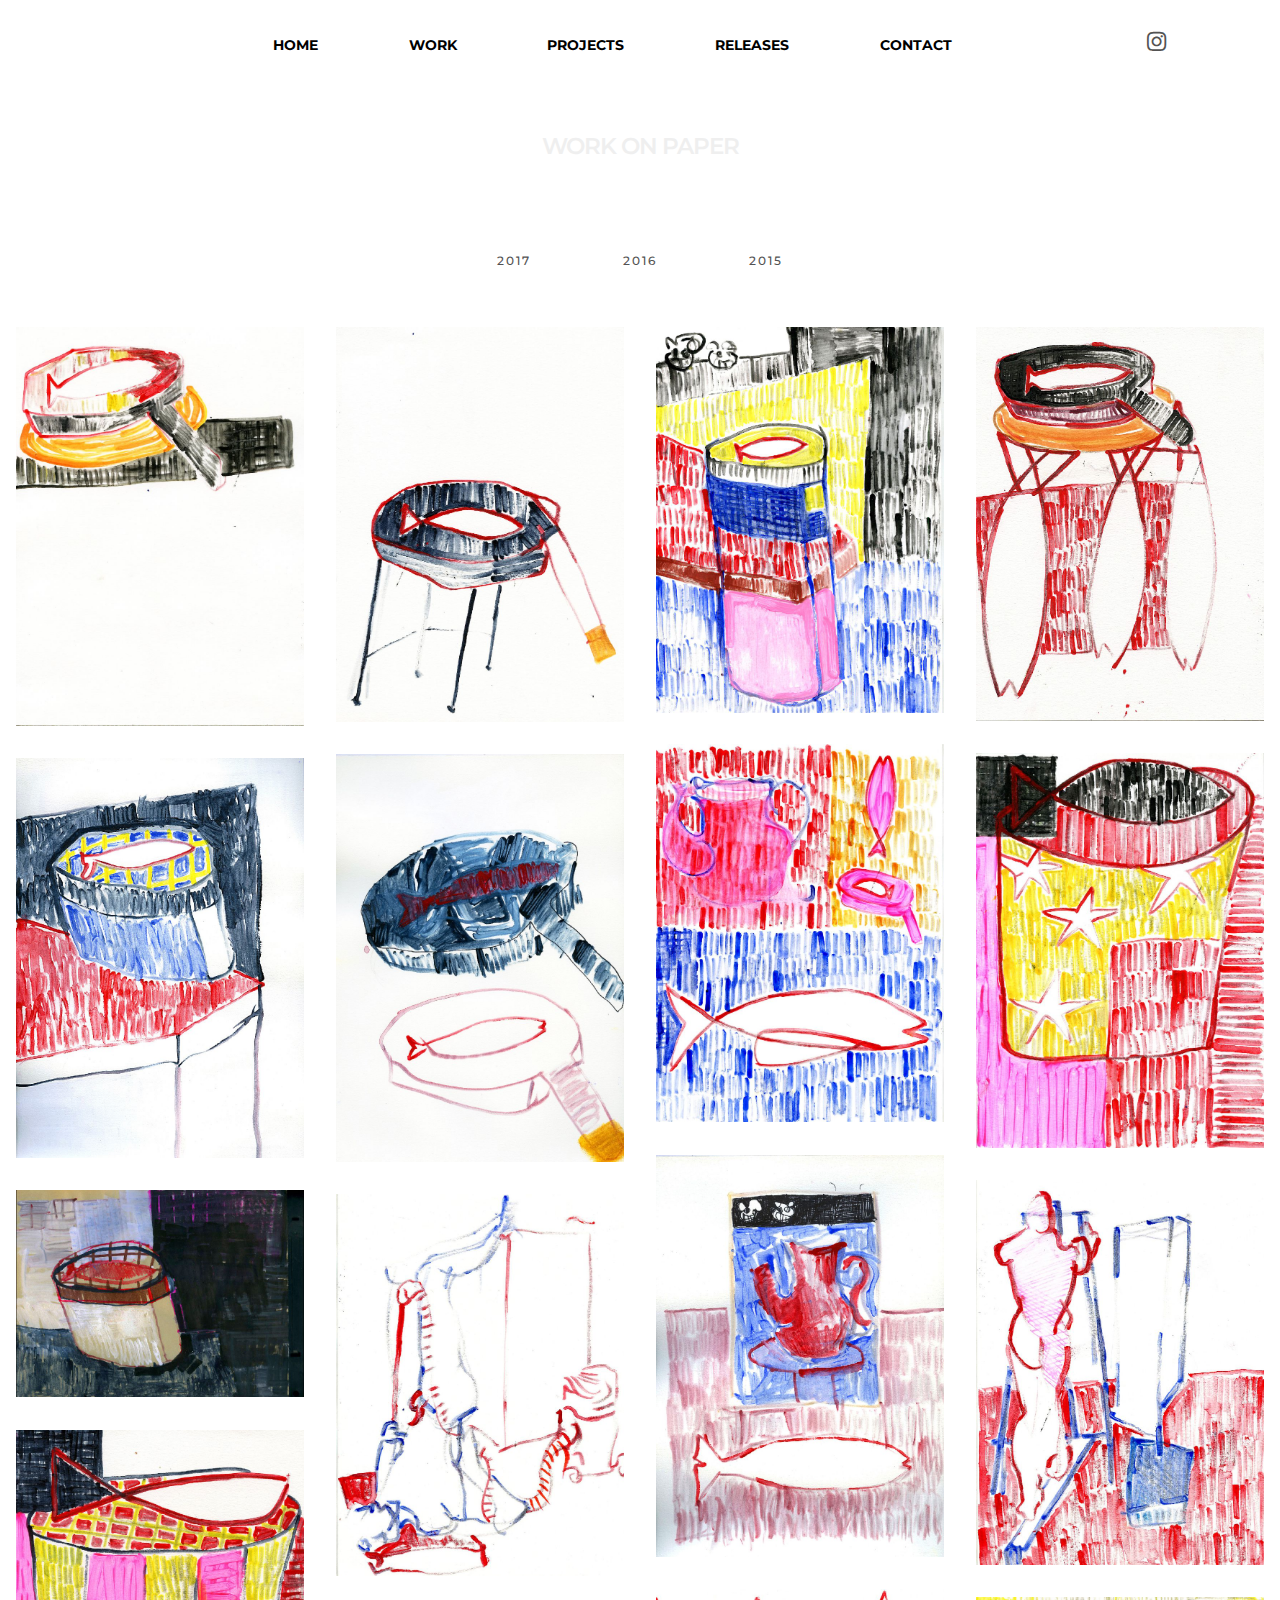
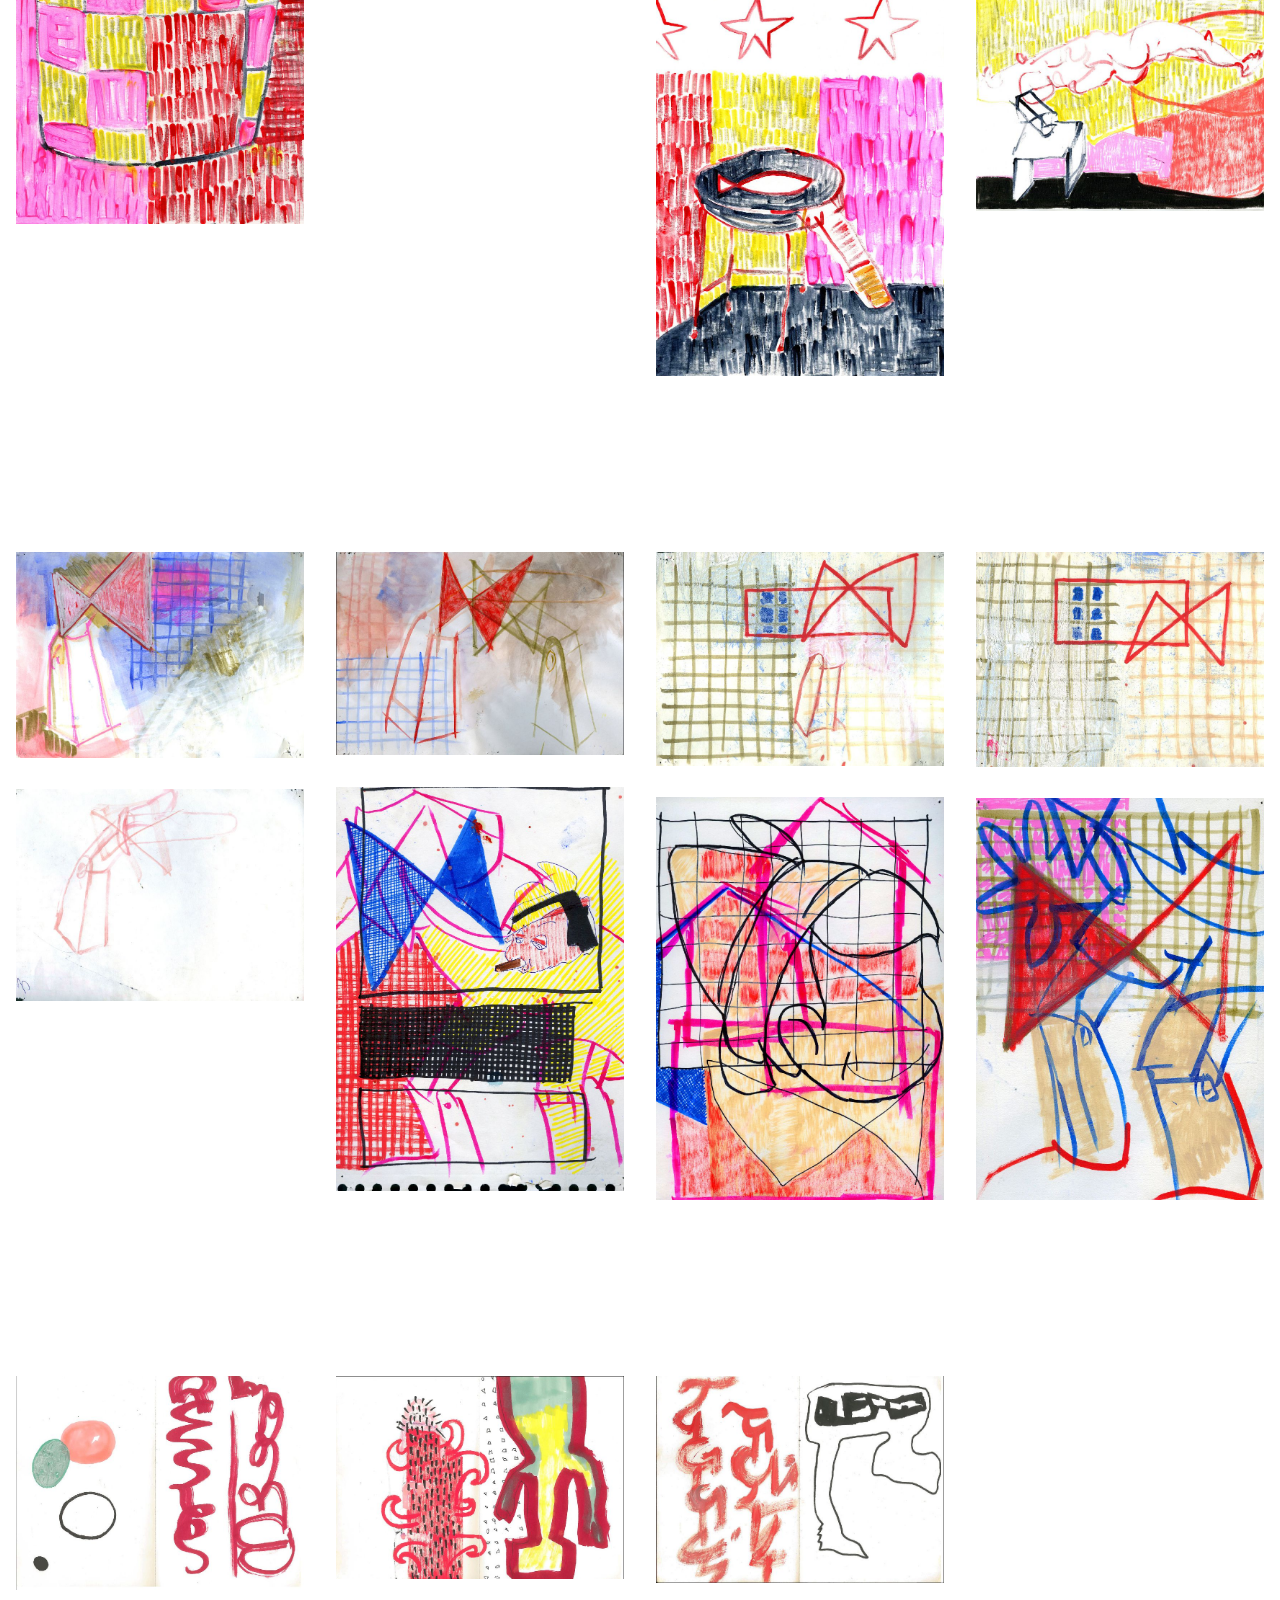
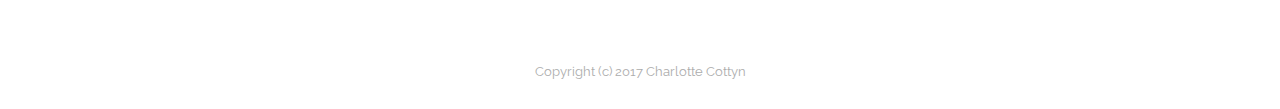
<file: workonpaper.html>
<!DOCTYPE html>
<html>
<head>
  <!-- Site made with Mobirise Website Builder v3.12.1, https://mobirise.com -->
  <meta charset="UTF-8">
  <meta http-equiv="X-UA-Compatible" content="IE=edge">
  <meta name="generator" content="Mobirise v3.12.1, mobirise.com">
  <meta name="viewport" content="width=device-width, initial-scale=1">
  <link rel="shortcut icon" href="assets/images/logo.png" type="image/x-icon">
  <meta name="description" content="Web Page Maker Description">
  <title>Web Page Maker Title</title>
  <link rel="stylesheet" href="https://fonts.googleapis.com/css?family=Lora:400,700,400italic,700italic&amp;subset=latin">
  <link rel="stylesheet" href="https://fonts.googleapis.com/css?family=Montserrat:400,700">
  <link rel="stylesheet" href="https://fonts.googleapis.com/css?family=Raleway:100,100i,200,200i,300,300i,400,400i,500,500i,600,600i,700,700i,800,800i,900,900i">
  <link rel="stylesheet" href="assets/bootstrap-material-design-font/css/material.css">
  <link rel="stylesheet" href="assets/et-line-font-plugin/style.css">
  <link rel="stylesheet" href="assets/tether/tether.min.css">
  <link rel="stylesheet" href="assets/bootstrap/css/bootstrap.min.css">
  <link rel="stylesheet" href="assets/animate.css/animate.min.css">
  <link rel="stylesheet" href="assets/dropdown/css/style.css">
  <link rel="stylesheet" href="assets/socicon/css/styles.css">
  <link rel="stylesheet" href="assets/theme/css/style.css">
  <link rel="stylesheet" href="assets/mobirise-gallery/style.css">
  <link rel="stylesheet" href="assets/mobirise/css/mbr-additional.css" type="text/css">
  
  
  
</head>
<body>
<section id="ext_menu-24">

    <nav class="navbar navbar-dropdown navbar-fixed-top">
        <div class="container">

            <div class="mbr-table">
                <div class="mbr-table-cell">

                    <div class="navbar-brand">
                        
                        <a class="navbar-caption" href="https://mobirise.com">MOBIRISE</a>
                    </div>

                </div>
                <div class="mbr-table-cell">

                    <button class="navbar-toggler pull-xs-right hidden-md-up" type="button" data-toggle="collapse" data-target="#exCollapsingNavbar">
                        <div class="hamburger-icon"></div>
                    </button>

                    <ul class="nav-dropdown collapse pull-xs-right nav navbar-nav navbar-toggleable-sm" id="exCollapsingNavbar"><li class="nav-item dropdown"><a class="nav-link link" href="index.html" aria-expanded="false">HOME</a></li><li class="nav-item"><a class="nav-link link" href="https://mobirise.com/" aria-expanded="false"></a></li><li class="nav-item"><a class="nav-link link" href="work.html">WORK</a></li><li class="nav-item"><a class="nav-link link" href="https://mobirise.com/"></a></li><li class="nav-item"><a class="nav-link link" href="projects.html">PROJECTS</a></li><li class="nav-item"><a class="nav-link link" href="https://mobirise.com/"></a></li><li class="nav-item"><a class="nav-link link" href="Releases.html">RELEASES</a></li><li class="nav-item"><a class="nav-link link" href="https://mobirise.com/"></a></li><li class="nav-item"><a class="nav-link link" href="contact.html">CONTACT</a></li><li class="nav-item"><a class="nav-link link" href="contact.html"></a></li><li class="nav-item"><a class="nav-link link" href="contact.html"></a></li><li class="nav-item"><a class="nav-link link" href="contact.html"></a></li><li class="nav-item nav-btn"><a class="nav-link btn btn-white" href="https://www.instagram.com/cocoharlet/"><span class="socicon socicon-instagram mbr-iconfont mbr-iconfont-btn"></span></a></li></ul>
                    <button hidden="" class="navbar-toggler navbar-close" type="button" data-toggle="collapse" data-target="#exCollapsingNavbar">
                        <div class="close-icon"></div>
                    </button>

                </div>
            </div>

        </div>
    </nav>

</section>

<section class="engine"><a rel="external" href="https://mobirise.com">Mobirise Website Creator</a></section><section class="mbr-section mbr-section__container mbr-after-navbar" id="buttons1-15" style="background-color: rgb(255, 255, 255); padding-top: 20px; padding-bottom: 0px;">

    <div class="container">
        <div class="row">
            <div class="col-xs-12">
                <div class="text-xs-center"><a class="btn btn-white" href="index.html">HOME</a>  <a class="btn btn-white" href="work.html">WORK</a> <a class="btn btn-white" href="projects.html">PROJECTS</a> <a class="btn btn-white" href="Releases.html">RELEASES</a> <a class="btn btn-white" href="contact.html">CONTACT</a> </div>
            </div>
        </div>
    </div>

</section>

<section class="mbr-section mbr-section__container article" id="header3-o" style="background-color: rgb(255, 255, 255); padding-top: 60px; padding-bottom: 20px;">
    <div class="container">
        <div class="row">
            <div class="col-xs-12">
                <h3 class="mbr-section-title display-2">WORK ON PAPER</h3>
                
            </div>
        </div>
    </div>
</section>

<section class="mbr-section mbr-section__container" id="buttons1-1o" style="background-color: rgb(255, 255, 255); padding-top: 60px; padding-bottom: 20px;">

    <div class="container">
        <div class="row">
            <div class="col-xs-12">
                <div class="text-xs-center"><a class="btn btn-white" href="workonpaper.html#gallery4-1q">2017</a> <a class="btn btn-white" href="workonpaper.html#gallery4-1r">2016</a> <a class="btn btn-white" href="workonpaper.html#gallery4-1s">2015</a>  </div>
            </div>
        </div>
    </div>

</section>

<section class="mbr-gallery mbr-section mbr-section-nopadding mbr-slider-carousel" id="gallery4-1q" data-filter="false" style="padding-top: 0rem; padding-bottom: 3rem;">
    <!-- Filter -->
    

    <!-- Gallery -->
    <div class="mbr-gallery-row">
        <div class=" mbr-gallery-layout-default">
            <div>
                <div>
                    <div class="mbr-gallery-item mbr-gallery-item__mobirise3 mbr-gallery-item--p1" data-tags="2017" data-video-url="false">
                        <div href="#lb-gallery4-1q" data-slide-to="0" data-toggle="modal">
                            
                            

                            <img alt="" src="assets/images/17273599-10203013551215188-125739727-o-800x1110.jpg">
                            
                            <span class="icon-focus"></span>
                            
                        </div>
                    </div><div class="mbr-gallery-item mbr-gallery-item__mobirise3 mbr-gallery-item--p1" data-tags="2017" data-video-url="false">
                        <div href="#lb-gallery4-1q" data-slide-to="1" data-toggle="modal">
                            
                            

                            <img alt="" src="assets/images/17310503-10203013551255189-745656568-o-800x1099.jpg">
                            
                            <span class="icon-focus"></span>
                            
                        </div>
                    </div><div class="mbr-gallery-item mbr-gallery-item__mobirise3 mbr-gallery-item--p1" data-tags="2017" data-video-url="false">
                        <div href="#lb-gallery4-1q" data-slide-to="2" data-toggle="modal">
                            
                            

                            <img alt="" src="assets/images/17273220-10203013551495195-1897121158-o-800x1072.jpg">
                            
                            <span class="icon-focus"></span>
                            
                        </div>
                    </div><div class="mbr-gallery-item mbr-gallery-item__mobirise3 mbr-gallery-item--p1" data-tags="2017" data-video-url="false">
                        <div href="#lb-gallery4-1q" data-slide-to="3" data-toggle="modal">
                            
                            

                            <img alt="" src="assets/images/17269294-10203013551415193-1848843446-o-800x1095.jpg">
                            
                            <span class="icon-focus"></span>
                            
                        </div>
                    </div><div class="mbr-gallery-item mbr-gallery-item__mobirise3 mbr-gallery-item--p1" data-tags="2017" data-video-url="false">
                        <div href="#lb-gallery4-1q" data-slide-to="4" data-toggle="modal">
                            
                            

                            <img alt="" src="assets/images/17273212-10203013551455194-709241728-o-800x1051.jpg">
                            
                            <span class="icon-focus"></span>
                            
                        </div>
                    </div><div class="mbr-gallery-item mbr-gallery-item__mobirise3 mbr-gallery-item--p1" data-tags="2017" data-video-url="false">
                        <div href="#lb-gallery4-1q" data-slide-to="5" data-toggle="modal">
                            
                            

                            <img alt="" src="assets/images/17269941-10203013551335191-1134832628-o-800x1097.jpg">
                            
                            <span class="icon-focus"></span>
                            
                        </div>
                    </div><div class="mbr-gallery-item mbr-gallery-item__mobirise3 mbr-gallery-item--p1" data-tags="2017" data-video-url="false">
                        <div href="#lb-gallery4-1q" data-slide-to="6" data-toggle="modal">
                            
                            

                            <img alt="" src="assets/images/img023-800x1134.jpg">
                            
                            <span class="icon-focus"></span>
                            
                        </div>
                    </div><div class="mbr-gallery-item mbr-gallery-item__mobirise3 mbr-gallery-item--p1" data-tags="2017" data-video-url="false">
                        <div href="#lb-gallery4-1q" data-slide-to="7" data-toggle="modal">
                            
                            

                            <img alt="" src="assets/images/img030-800x1112.jpg">
                            
                            <span class="icon-focus"></span>
                            
                        </div>
                    </div><div class="mbr-gallery-item mbr-gallery-item__mobirise3 mbr-gallery-item--p1" data-tags="2017" data-video-url="false">
                        <div href="#lb-gallery4-1q" data-slide-to="8" data-toggle="modal">
                            
                            

                            <img alt="" src="assets/images/img026-1-800x1117.jpg">
                            
                            <span class="icon-focus"></span>
                            
                        </div>
                    </div><div class="mbr-gallery-item mbr-gallery-item__mobirise3 mbr-gallery-item--p1" data-tags="2017" data-video-url="false">
                        <div href="#lb-gallery4-1q" data-slide-to="9" data-toggle="modal">
                            
                            

                            <img alt="" src="assets/images/17269211-10203013551375192-61488692-o-800x1071.jpg">
                            
                            <span class="icon-focus"></span>
                            
                        </div>
                    </div><div class="mbr-gallery-item mbr-gallery-item__mobirise3 mbr-gallery-item--p1" data-tags="2017" data-video-url="false">
                        <div href="#lb-gallery4-1q" data-slide-to="10" data-toggle="modal">
                            
                            

                            <img alt="" src="assets/images/img038-800x576.jpg">
                            
                            <span class="icon-focus"></span>
                            
                        </div>
                    </div><div class="mbr-gallery-item mbr-gallery-item__mobirise3 mbr-gallery-item--p1" data-tags="2017" data-video-url="false">
                        <div href="#lb-gallery4-1q" data-slide-to="11" data-toggle="modal">
                            
                            

                            <img alt="" src="assets/images/17268913-10203013551175187-122863037-o-800x1061.jpg">
                            
                            <span class="icon-focus"></span>
                            
                        </div>
                    </div><div class="mbr-gallery-item mbr-gallery-item__mobirise3 mbr-gallery-item--p1" data-tags="2017" data-video-url="false">
                        <div href="#lb-gallery4-1q" data-slide-to="12" data-toggle="modal">
                            
                            

                            <img alt="" src="assets/images/17349449-10203021438212358-1604481631-o-800x1095.jpg">
                            
                            <span class="icon-focus"></span>
                            
                        </div>
                    </div><div class="mbr-gallery-item mbr-gallery-item__mobirise3 mbr-gallery-item--p1" data-tags="2017" data-video-url="false">
                        <div href="#lb-gallery4-1q" data-slide-to="13" data-toggle="modal">
                            
                            

                            <img alt="" src="assets/images/17311882-10203021438292360-1745333830-o-800x1075.jpg">
                            
                            <span class="icon-focus"></span>
                            
                        </div>
                    </div><div class="mbr-gallery-item mbr-gallery-item__mobirise3 mbr-gallery-item--p1" data-tags="2017" data-video-url="false">
                        <div href="#lb-gallery4-1q" data-slide-to="14" data-toggle="modal">
                            
                            

                            <img alt="" src="assets/images/17273231-10203013551295190-1805562194-o-800x594.jpg">
                            
                            <span class="icon-focus"></span>
                            
                        </div>
                    </div>
                </div>
            </div>
            <div class="clearfix"></div>
        </div>
    </div>

    <!-- Lightbox -->
    <div data-app-prevent-settings="" class="mbr-slider modal fade carousel slide" tabindex="-1" data-keyboard="true" data-interval="false" id="lb-gallery4-1q">
        <div class="modal-dialog">
            <div class="modal-content">
                <div class="modal-body">
                    <ol class="carousel-indicators">
                        <li data-app-prevent-settings="" data-target="#lb-gallery4-1q" data-slide-to="0"></li><li data-app-prevent-settings="" data-target="#lb-gallery4-1q" data-slide-to="1"></li><li data-app-prevent-settings="" data-target="#lb-gallery4-1q" data-slide-to="2"></li><li data-app-prevent-settings="" data-target="#lb-gallery4-1q" data-slide-to="3"></li><li data-app-prevent-settings="" data-target="#lb-gallery4-1q" data-slide-to="4"></li><li data-app-prevent-settings="" data-target="#lb-gallery4-1q" data-slide-to="5"></li><li data-app-prevent-settings="" data-target="#lb-gallery4-1q" data-slide-to="6"></li><li data-app-prevent-settings="" data-target="#lb-gallery4-1q" data-slide-to="7"></li><li data-app-prevent-settings="" data-target="#lb-gallery4-1q" data-slide-to="8"></li><li data-app-prevent-settings="" data-target="#lb-gallery4-1q" data-slide-to="9"></li><li data-app-prevent-settings="" data-target="#lb-gallery4-1q" data-slide-to="10"></li><li data-app-prevent-settings="" data-target="#lb-gallery4-1q" data-slide-to="11"></li><li data-app-prevent-settings="" data-target="#lb-gallery4-1q" data-slide-to="12"></li><li data-app-prevent-settings="" data-target="#lb-gallery4-1q" data-slide-to="13"></li><li data-app-prevent-settings="" data-target="#lb-gallery4-1q" class=" active" data-slide-to="14"></li>
                    </ol>
                    <div class="carousel-inner">
                        <div class="carousel-item">
                            <img alt="" src="assets/images/17273599-10203013551215188-125739727-o.jpg">
                        </div><div class="carousel-item">
                            <img alt="" src="assets/images/17310503-10203013551255189-745656568-o.jpg">
                        </div><div class="carousel-item">
                            <img alt="" src="assets/images/17273220-10203013551495195-1897121158-o.jpg">
                        </div><div class="carousel-item">
                            <img alt="" src="assets/images/17269294-10203013551415193-1848843446-o.jpg">
                        </div><div class="carousel-item">
                            <img alt="" src="assets/images/17273212-10203013551455194-709241728-o.jpg">
                        </div><div class="carousel-item">
                            <img alt="" src="assets/images/17269941-10203013551335191-1134832628-o.jpg">
                        </div><div class="carousel-item">
                            <img alt="" src="assets/images/img023.jpg">
                        </div><div class="carousel-item">
                            <img alt="" src="assets/images/img030.jpg">
                        </div><div class="carousel-item">
                            <img alt="" src="assets/images/img026-1.jpg">
                        </div><div class="carousel-item">
                            <img alt="" src="assets/images/17269211-10203013551375192-61488692-o.jpg">
                        </div><div class="carousel-item">
                            <img alt="" src="assets/images/img038.jpg">
                        </div><div class="carousel-item">
                            <img alt="" src="assets/images/17268913-10203013551175187-122863037-o.jpg">
                        </div><div class="carousel-item">
                            <img alt="" src="assets/images/17349449-10203021438212358-1604481631-o.jpg">
                        </div><div class="carousel-item">
                            <img alt="" src="assets/images/17311882-10203021438292360-1745333830-o.jpg">
                        </div><div class="carousel-item active">
                            <img alt="" src="assets/images/17273231-10203013551295190-1805562194-o.jpg">
                        </div>
                    </div>
                    <a class="left carousel-control" role="button" data-slide="prev" href="#lb-gallery4-1q">
                        <span class="icon-prev" aria-hidden="true"></span>
                        <span class="sr-only">Previous</span>
                    </a>
                    <a class="right carousel-control" role="button" data-slide="next" href="#lb-gallery4-1q">
                        <span class="icon-next" aria-hidden="true"></span>
                        <span class="sr-only">Next</span>
                    </a>

                    <a class="close" href="#" role="button" data-dismiss="modal">
                        <span aria-hidden="true">×</span>
                        <span class="sr-only">Close</span>
                    </a>
                </div>
            </div>
        </div>
    </div>
</section>

<section class="mbr-gallery mbr-section mbr-section-nopadding mbr-slider-carousel" id="gallery4-1r" data-filter="false" style="padding-top: 6rem; padding-bottom: 3rem;">
    <!-- Filter -->
    

    <!-- Gallery -->
    <div class="mbr-gallery-row">
        <div class=" mbr-gallery-layout-default">
            <div>
                <div>
                    <div class="mbr-gallery-item mbr-gallery-item__mobirise3 mbr-gallery-item--p1" data-tags="Awesome" data-video-url="false">
                        <div href="#lb-gallery4-1r" data-slide-to="0" data-toggle="modal">
                            
                            

                            <img alt="" src="assets/images/img001-800x571.jpg">
                            
                            <span class="icon-focus"></span>
                            
                        </div>
                    </div><div class="mbr-gallery-item mbr-gallery-item__mobirise3 mbr-gallery-item--p1" data-tags="Responsive" data-video-url="false">
                        <div href="#lb-gallery4-1r" data-slide-to="1" data-toggle="modal">
                            
                            

                            <img alt="" src="assets/images/img007-800x564.jpg">
                            
                            <span class="icon-focus"></span>
                            
                        </div>
                    </div><div class="mbr-gallery-item mbr-gallery-item__mobirise3 mbr-gallery-item--p1" data-tags="Creative" data-video-url="false">
                        <div href="#lb-gallery4-1r" data-slide-to="2" data-toggle="modal">
                            
                            

                            <img alt="" src="assets/images/img004-800x593.jpg">
                            
                            <span class="icon-focus"></span>
                            
                        </div>
                    </div><div class="mbr-gallery-item mbr-gallery-item__mobirise3 mbr-gallery-item--p1" data-tags="Animated" data-video-url="false">
                        <div href="#lb-gallery4-1r" data-slide-to="3" data-toggle="modal">
                            
                            

                            <img alt="" src="assets/images/img005-1-800x597.jpg">
                            
                            <span class="icon-focus"></span>
                            
                        </div>
                    </div><div class="mbr-gallery-item mbr-gallery-item__mobirise3 mbr-gallery-item--p1" data-tags="Awesome" data-video-url="false">
                        <div href="#lb-gallery4-1r" data-slide-to="4" data-toggle="modal">
                            
                            

                            <img alt="" src="assets/images/img012-800x1121.jpg">
                            
                            <span class="icon-focus"></span>
                            
                        </div>
                    </div><div class="mbr-gallery-item mbr-gallery-item__mobirise3 mbr-gallery-item--p1" data-tags="Beautiful" data-video-url="false">
                        <div href="#lb-gallery4-1r" data-slide-to="5" data-toggle="modal">
                            
                            

                            <img alt="" src="assets/images/img003-800x588.jpg">
                            
                            <span class="icon-focus"></span>
                            
                        </div>
                    </div><div class="mbr-gallery-item mbr-gallery-item__mobirise3 mbr-gallery-item--p1" data-tags="Responsive" data-video-url="false">
                        <div href="#lb-gallery4-1r" data-slide-to="6" data-toggle="modal">
                            
                            

                            <img alt="" src="assets/images/img010-800x1118.jpg">
                            
                            <span class="icon-focus"></span>
                            
                        </div>
                    </div><div class="mbr-gallery-item mbr-gallery-item__mobirise3 mbr-gallery-item--p1" data-tags="Animated" data-video-url="false">
                        <div href="#lb-gallery4-1r" data-slide-to="7" data-toggle="modal">
                            
                            

                            <img alt="" src="assets/images/img009-1-800x1115.jpg">
                            
                            <span class="icon-focus"></span>
                            
                        </div>
                    </div>
                </div>
            </div>
            <div class="clearfix"></div>
        </div>
    </div>

    <!-- Lightbox -->
    <div data-app-prevent-settings="" class="mbr-slider modal fade carousel slide" tabindex="-1" data-keyboard="true" data-interval="false" id="lb-gallery4-1r">
        <div class="modal-dialog">
            <div class="modal-content">
                <div class="modal-body">
                    <ol class="carousel-indicators">
                        <li data-app-prevent-settings="" data-target="#lb-gallery4-1r" data-slide-to="0"></li><li data-app-prevent-settings="" data-target="#lb-gallery4-1r" data-slide-to="1"></li><li data-app-prevent-settings="" data-target="#lb-gallery4-1r" data-slide-to="2"></li><li data-app-prevent-settings="" data-target="#lb-gallery4-1r" data-slide-to="3"></li><li data-app-prevent-settings="" data-target="#lb-gallery4-1r" data-slide-to="4"></li><li data-app-prevent-settings="" data-target="#lb-gallery4-1r" data-slide-to="5"></li><li data-app-prevent-settings="" data-target="#lb-gallery4-1r" data-slide-to="6"></li><li data-app-prevent-settings="" data-target="#lb-gallery4-1r" class=" active" data-slide-to="7"></li>
                    </ol>
                    <div class="carousel-inner">
                        <div class="carousel-item">
                            <img alt="" src="assets/images/img001.jpg">
                        </div><div class="carousel-item">
                            <img alt="" src="assets/images/img007.jpg">
                        </div><div class="carousel-item">
                            <img alt="" src="assets/images/img004.jpg">
                        </div><div class="carousel-item">
                            <img alt="" src="assets/images/img005-1.jpg">
                        </div><div class="carousel-item">
                            <img alt="" src="assets/images/img012.jpg">
                        </div><div class="carousel-item">
                            <img alt="" src="assets/images/img003.jpg">
                        </div><div class="carousel-item">
                            <img alt="" src="assets/images/img010.jpg">
                        </div><div class="carousel-item active">
                            <img alt="" src="assets/images/img009-1.jpg">
                        </div>
                    </div>
                    <a class="left carousel-control" role="button" data-slide="prev" href="#lb-gallery4-1r">
                        <span class="icon-prev" aria-hidden="true"></span>
                        <span class="sr-only">Previous</span>
                    </a>
                    <a class="right carousel-control" role="button" data-slide="next" href="#lb-gallery4-1r">
                        <span class="icon-next" aria-hidden="true"></span>
                        <span class="sr-only">Next</span>
                    </a>

                    <a class="close" href="#" role="button" data-dismiss="modal">
                        <span aria-hidden="true">×</span>
                        <span class="sr-only">Close</span>
                    </a>
                </div>
            </div>
        </div>
    </div>
</section>

<section class="mbr-gallery mbr-section mbr-section-nopadding mbr-slider-carousel" id="gallery4-1s" data-filter="false" style="padding-top: 6rem; padding-bottom: 0rem;">
    <!-- Filter -->
    

    <!-- Gallery -->
    <div class="mbr-gallery-row">
        <div class=" mbr-gallery-layout-default">
            <div>
                <div>
                    <div class="mbr-gallery-item mbr-gallery-item__mobirise3 mbr-gallery-item--p1" data-tags="Awesome" data-video-url="false">
                        <div href="#lb-gallery4-1s" data-slide-to="0" data-toggle="modal">
                            
                            

                            <img alt="" src="assets/images/sketch242015-800x593.jpg">
                            
                            <span class="icon-focus"></span>
                            
                        </div>
                    </div><div class="mbr-gallery-item mbr-gallery-item__mobirise3 mbr-gallery-item--p1" data-tags="Responsive" data-video-url="false">
                        <div href="#lb-gallery4-1s" data-slide-to="1" data-toggle="modal">
                            
                            

                            <img alt="" src="assets/images/sketch252015-800x563.jpg">
                            
                            <span class="icon-focus"></span>
                            
                        </div>
                    </div><div class="mbr-gallery-item mbr-gallery-item__mobirise3 mbr-gallery-item--p1" data-tags="Creative" data-video-url="false">
                        <div href="#lb-gallery4-1s" data-slide-to="2" data-toggle="modal">
                            
                            

                            <img alt="" src="assets/images/sketch282015-800x574.jpg">
                            
                            <span class="icon-focus"></span>
                            
                        </div>
                    </div>
                </div>
            </div>
            <div class="clearfix"></div>
        </div>
    </div>

    <!-- Lightbox -->
    <div data-app-prevent-settings="" class="mbr-slider modal fade carousel slide" tabindex="-1" data-keyboard="true" data-interval="false" id="lb-gallery4-1s">
        <div class="modal-dialog">
            <div class="modal-content">
                <div class="modal-body">
                    <ol class="carousel-indicators">
                        <li data-app-prevent-settings="" data-target="#lb-gallery4-1s" data-slide-to="0"></li><li data-app-prevent-settings="" data-target="#lb-gallery4-1s" data-slide-to="1"></li><li data-app-prevent-settings="" data-target="#lb-gallery4-1s" class=" active" data-slide-to="2"></li>
                    </ol>
                    <div class="carousel-inner">
                        <div class="carousel-item">
                            <img alt="" src="assets/images/sketch242015.jpg">
                        </div><div class="carousel-item">
                            <img alt="" src="assets/images/sketch252015.jpg">
                        </div><div class="carousel-item active">
                            <img alt="" src="assets/images/sketch282015.jpg">
                        </div>
                    </div>
                    <a class="left carousel-control" role="button" data-slide="prev" href="#lb-gallery4-1s">
                        <span class="icon-prev" aria-hidden="true"></span>
                        <span class="sr-only">Previous</span>
                    </a>
                    <a class="right carousel-control" role="button" data-slide="next" href="#lb-gallery4-1s">
                        <span class="icon-next" aria-hidden="true"></span>
                        <span class="sr-only">Next</span>
                    </a>

                    <a class="close" href="#" role="button" data-dismiss="modal">
                        <span aria-hidden="true">×</span>
                        <span class="sr-only">Close</span>
                    </a>
                </div>
            </div>
        </div>
    </div>
</section>

<footer class="mbr-small-footer mbr-section mbr-section-nopadding" id="footer1-l" style="background-color: rgb(255, 255, 255); padding-top: 3.5rem; padding-bottom: 1.75rem;">
    
    <div class="container">
        <p class="text-xs-center">Copyright (c) 2017 Charlotte Cottyn</p>
    </div>
</footer>


  <script src="assets/web/assets/jquery/jquery.min.js"></script>
  <script src="assets/tether/tether.min.js"></script>
  <script src="assets/bootstrap/js/bootstrap.min.js"></script>
  <script src="assets/smooth-scroll/smooth-scroll.js"></script>
  <script src="assets/viewport-checker/jquery.viewportchecker.js"></script>
  <script src="assets/masonry/masonry.pkgd.min.js"></script>
  <script src="assets/imagesloaded/imagesloaded.pkgd.min.js"></script>
  <script src="assets/bootstrap-carousel-swipe/bootstrap-carousel-swipe.js"></script>
  <script src="assets/dropdown/js/script.min.js"></script>
  <script src="assets/touch-swipe/jquery.touch-swipe.min.js"></script>
  <script src="assets/theme/js/script.js"></script>
  <script src="assets/mobirise-gallery/player.min.js"></script>
  <script src="assets/mobirise-gallery/script.js"></script>
  
  
  <input name="animation" type="hidden">
  </body>
</html>
</file>
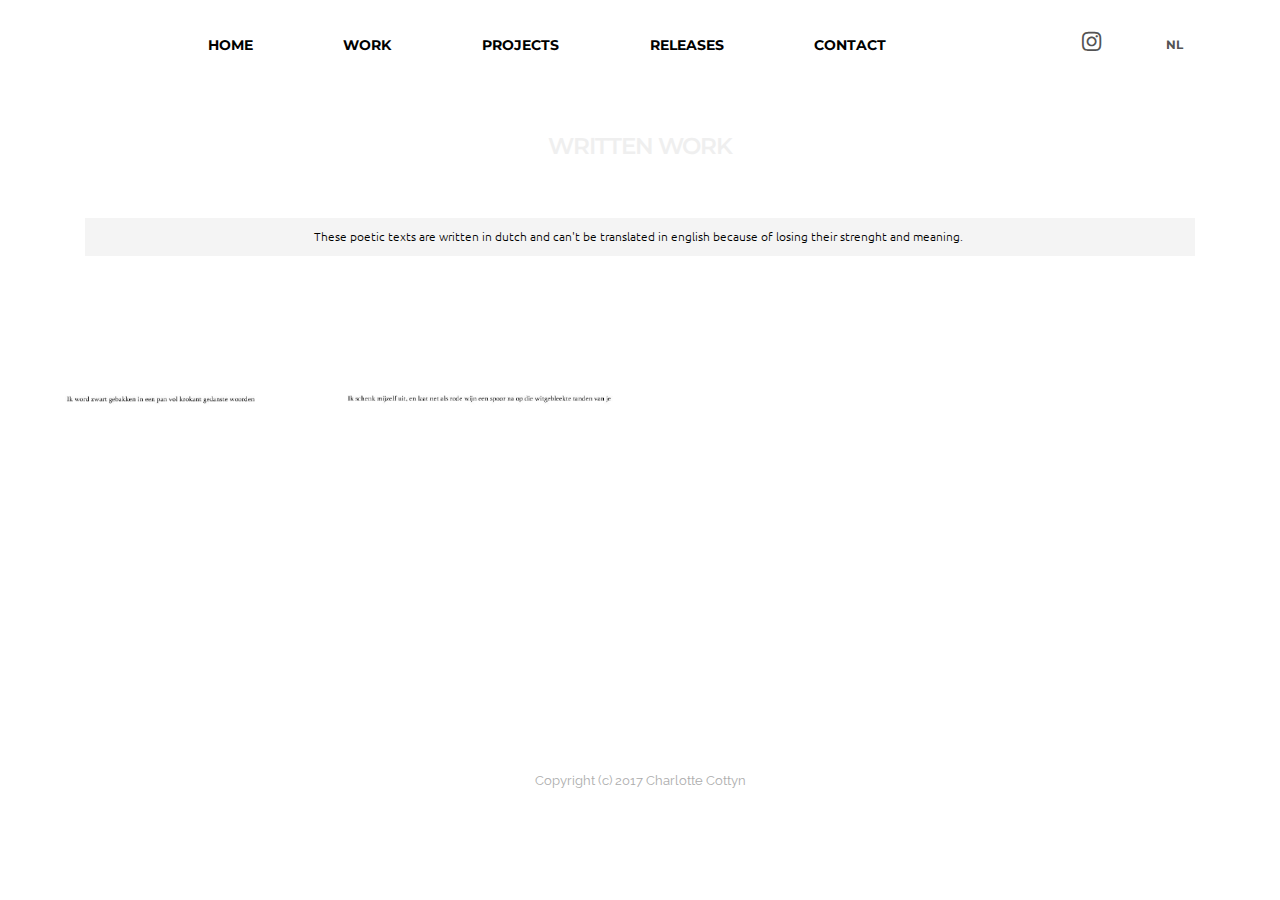
<file: writtenwork.html>
<!DOCTYPE html>
<html>
<head>
  <!-- Site made with Mobirise Website Builder v3.12.1, https://mobirise.com -->
  <meta charset="UTF-8">
  <meta http-equiv="X-UA-Compatible" content="IE=edge">
  <meta name="generator" content="Mobirise v3.12.1, mobirise.com">
  <meta name="viewport" content="width=device-width, initial-scale=1">
  <link rel="shortcut icon" href="assets/images/logo.png" type="image/x-icon">
  <meta name="description" content="Website Maker Description">
  <title>Website Maker Title</title>
  <link rel="stylesheet" href="https://fonts.googleapis.com/css?family=Lora:400,700,400italic,700italic&amp;subset=latin">
  <link rel="stylesheet" href="https://fonts.googleapis.com/css?family=Montserrat:400,700">
  <link rel="stylesheet" href="https://fonts.googleapis.com/css?family=Raleway:100,100i,200,200i,300,300i,400,400i,500,500i,600,600i,700,700i,800,800i,900,900i">
  <link rel="stylesheet" href="assets/bootstrap-material-design-font/css/material.css">
  <link rel="stylesheet" href="assets/et-line-font-plugin/style.css">
  <link rel="stylesheet" href="assets/tether/tether.min.css">
  <link rel="stylesheet" href="assets/bootstrap/css/bootstrap.min.css">
  <link rel="stylesheet" href="assets/animate.css/animate.min.css">
  <link rel="stylesheet" href="assets/dropdown/css/style.css">
  <link rel="stylesheet" href="assets/socicon/css/styles.css">
  <link rel="stylesheet" href="assets/theme/css/style.css">
  <link rel="stylesheet" href="assets/mobirise-gallery/style.css">
  <link rel="stylesheet" href="assets/mobirise/css/mbr-additional.css" type="text/css">
  
  
  
</head>
<body>
<section id="ext_menu-24">

    <nav class="navbar navbar-dropdown navbar-fixed-top">
        <div class="container">

            <div class="mbr-table">
                <div class="mbr-table-cell">

                    <div class="navbar-brand">
                        
                        <a class="navbar-caption" href="https://mobirise.com">MOBIRISE</a>
                    </div>

                </div>
                <div class="mbr-table-cell">

                    <button class="navbar-toggler pull-xs-right hidden-md-up" type="button" data-toggle="collapse" data-target="#exCollapsingNavbar">
                        <div class="hamburger-icon"></div>
                    </button>

                    <ul class="nav-dropdown collapse pull-xs-right nav navbar-nav navbar-toggleable-sm" id="exCollapsingNavbar"><li class="nav-item dropdown"><a class="nav-link link" href="index.html" aria-expanded="false">HOME</a></li><li class="nav-item"><a class="nav-link link" href="https://mobirise.com/" aria-expanded="false"></a></li><li class="nav-item"><a class="nav-link link" href="work.html">WORK</a></li><li class="nav-item"><a class="nav-link link" href="https://mobirise.com/"></a></li><li class="nav-item"><a class="nav-link link" href="projects.html">PROJECTS</a></li><li class="nav-item"><a class="nav-link link" href="https://mobirise.com/"></a></li><li class="nav-item"><a class="nav-link link" href="Releases.html">RELEASES</a></li><li class="nav-item"><a class="nav-link link" href="https://mobirise.com/"></a></li><li class="nav-item"><a class="nav-link link" href="contact.html">CONTACT</a></li><li class="nav-item"><a class="nav-link link" href="contact.html"></a></li><li class="nav-item"><a class="nav-link link" href="contact.html"></a></li><li class="nav-item"><a class="nav-link link" href="contact.html"></a></li><li class="nav-item nav-btn"><a class="nav-link btn btn-white" href="https://www.instagram.com/cocoharlet/"><span class="socicon socicon-instagram mbr-iconfont mbr-iconfont-btn"></span></a></li><li class="nav-item nav-btn"><a class="nav-link btn btn-white" href="https://www.instagram.com/cocoharlet/">NL</a></li></ul>
                    <button hidden="" class="navbar-toggler navbar-close" type="button" data-toggle="collapse" data-target="#exCollapsingNavbar">
                        <div class="close-icon"></div>
                    </button>

                </div>
            </div>

        </div>
    </nav>

</section>

<section class="engine"><a rel="external" href="https://mobirise.com">https://mobirise.com/</a></section><section class="mbr-section mbr-section__container mbr-after-navbar" id="buttons1-17" style="background-color: rgb(255, 255, 255); padding-top: 20px; padding-bottom: 0px;">

    <div class="container">
        <div class="row">
            <div class="col-xs-12">
                <div class="text-xs-center"><a class="btn btn-white" href="index.html">HOME</a>  <a class="btn btn-white" href="work.html">WORK</a> <a class="btn btn-white" href="projects.html">PROJECTS</a> <a class="btn btn-white" href="Releases.html">RELEASES</a> <a class="btn btn-white" href="contact.html">CONTACT</a> </div>
            </div>
        </div>
    </div>

</section>

<section class="mbr-section mbr-section__container article" id="header3-16" style="background-color: rgb(255, 255, 255); padding-top: 60px; padding-bottom: 20px;">
    <div class="container">
        <div class="row">
            <div class="col-xs-12">
                <h3 class="mbr-section-title display-2">WRITTEN WORK</h3>
                
            </div>
        </div>
    </div>
</section>

<section class="mbr-section article mbr-section__container" id="content1-1z" style="background-color: rgb(255, 255, 255); padding-top: 20px; padding-bottom: 20px;">

    <div class="container">
        <div class="row">
            <div class="col-xs-12 lead">&nbsp;<pre>These poetic texts are written in dutch and can't be translated in english because of losing their strenght and meaning. </pre></div>
        </div>
    </div>

</section>

<section class="mbr-gallery mbr-section mbr-section-nopadding mbr-slider-carousel" id="gallery4-1t" data-filter="false" style="padding-top: 0rem; padding-bottom: 0rem;">
    <!-- Filter -->
    

    <!-- Gallery -->
    <div class="mbr-gallery-row">
        <div class=" mbr-gallery-layout-default">
            <div>
                <div>
                    <div class="mbr-gallery-item mbr-gallery-item__mobirise3 mbr-gallery-item--p1" data-tags="Responsive" data-video-url="false">
                        <div href="#lb-gallery4-1t" data-slide-to="0" data-toggle="modal">
                            
                            

                            <img alt="" src="assets/images/untitled-7-800x1131.jpg">
                            
                            <span class="icon-focus"></span>
                            
                        </div>
                    </div><div class="mbr-gallery-item mbr-gallery-item__mobirise3 mbr-gallery-item--p1" data-tags="Animated" data-video-url="false">
                        <div href="#lb-gallery4-1t" data-slide-to="1" data-toggle="modal">
                            
                            

                            <img alt="" src="assets/images/untitled-8-800x1131.jpg">
                            
                            <span class="icon-focus"></span>
                            
                        </div>
                    </div>
                </div>
            </div>
            <div class="clearfix"></div>
        </div>
    </div>

    <!-- Lightbox -->
    <div data-app-prevent-settings="" class="mbr-slider modal fade carousel slide" tabindex="-1" data-keyboard="true" data-interval="false" id="lb-gallery4-1t">
        <div class="modal-dialog">
            <div class="modal-content">
                <div class="modal-body">
                    <ol class="carousel-indicators">
                        <li data-app-prevent-settings="" data-target="#lb-gallery4-1t" data-slide-to="0"></li><li data-app-prevent-settings="" data-target="#lb-gallery4-1t" class=" active" data-slide-to="1"></li>
                    </ol>
                    <div class="carousel-inner">
                        <div class="carousel-item">
                            <img alt="" src="assets/images/untitled-7.jpg">
                        </div><div class="carousel-item active">
                            <img alt="" src="assets/images/untitled-8.jpg">
                        </div>
                    </div>
                    <a class="left carousel-control" role="button" data-slide="prev" href="#lb-gallery4-1t">
                        <span class="icon-prev" aria-hidden="true"></span>
                        <span class="sr-only">Previous</span>
                    </a>
                    <a class="right carousel-control" role="button" data-slide="next" href="#lb-gallery4-1t">
                        <span class="icon-next" aria-hidden="true"></span>
                        <span class="sr-only">Next</span>
                    </a>

                    <a class="close" href="#" role="button" data-dismiss="modal">
                        <span aria-hidden="true">×</span>
                        <span class="sr-only">Close</span>
                    </a>
                </div>
            </div>
        </div>
    </div>
</section>

<footer class="mbr-small-footer mbr-section mbr-section-nopadding" id="footer1-12" style="background-color: rgb(255, 255, 255); padding-top: 3.5rem; padding-bottom: 1.75rem;">
    
    <div class="container">
        <p class="text-xs-center">Copyright (c) 2017 Charlotte Cottyn</p>
    </div>
</footer>


  <script src="assets/web/assets/jquery/jquery.min.js"></script>
  <script src="assets/tether/tether.min.js"></script>
  <script src="assets/bootstrap/js/bootstrap.min.js"></script>
  <script src="assets/smooth-scroll/smooth-scroll.js"></script>
  <script src="assets/viewport-checker/jquery.viewportchecker.js"></script>
  <script src="assets/masonry/masonry.pkgd.min.js"></script>
  <script src="assets/imagesloaded/imagesloaded.pkgd.min.js"></script>
  <script src="assets/bootstrap-carousel-swipe/bootstrap-carousel-swipe.js"></script>
  <script src="assets/dropdown/js/script.min.js"></script>
  <script src="assets/touch-swipe/jquery.touch-swipe.min.js"></script>
  <script src="assets/theme/js/script.js"></script>
  <script src="assets/mobirise-gallery/player.min.js"></script>
  <script src="assets/mobirise-gallery/script.js"></script>
  
  
  <input name="animation" type="hidden">
  </body>
</html>
</file>
<file: assets/bootstrap-material-design-font/css/material.css>
@font-face {
  font-family: 'Material-Design-Icons';
  src: url('../fonts/Material-Design-Icons.eot?3ocs8m');
  src: url('../fonts/Material-Design-Icons.eot?#iefix3ocs8m') format('embedded-opentype'), url('../fonts/Material-Design-Icons.woff?3ocs8m') format('woff'), url('../fonts/Material-Design-Icons.ttf?3ocs8m') format('truetype'), url('../fonts/Material-Design-Icons.svg?3ocs8m#Material-Design-Icons') format('svg');
  font-weight: normal;
  font-style: normal;
}
[class^="mdi-"],
[class*="mdi-"] {
  speak: none;
  display: inline-block;
  font-style: normal;
  font-variant:normal;
  font-weight:normal;
  /*font-size:24px;*/
  line-height:1;
  font-family:'Material-Design-Icons' !important;
  text-rendering: auto;
  
  -webkit-font-smoothing: antialiased;
  -moz-osx-font-smoothing: grayscale;
  -webkit-transform: translate(0, 0);
      -ms-transform: translate(0, 0);
          transform: translate(0, 0);
}
[class^="mdi-"]:before,
[class*="mdi-"]:before {
  display: inline-block;
  speak: none;
  text-decoration: inherit;
}
[class^="mdi-"].pull-left,
[class*="mdi-"].pull-left {
  margin-right: .3em;
}
[class^="mdi-"].pull-right,
[class*="mdi-"].pull-right {
  margin-left: .3em;
}
[class^="mdi-"].mdi-lg:before,
[class*="mdi-"].mdi-lg:before,
[class^="mdi-"].mdi-lg:after,
[class*="mdi-"].mdi-lg:after {
  font-size: 1.33333333em;
  line-height: 0.75em;
  vertical-align: -15%;
}
[class^="mdi-"].mdi-2x:before,
[class*="mdi-"].mdi-2x:before,
[class^="mdi-"].mdi-2x:after,
[class*="mdi-"].mdi-2x:after {
  font-size: 2em;
}
[class^="mdi-"].mdi-3x:before,
[class*="mdi-"].mdi-3x:before,
[class^="mdi-"].mdi-3x:after,
[class*="mdi-"].mdi-3x:after {
  font-size: 3em;
}
[class^="mdi-"].mdi-4x:before,
[class*="mdi-"].mdi-4x:before,
[class^="mdi-"].mdi-4x:after,
[class*="mdi-"].mdi-4x:after {
  font-size: 4em;
}
[class^="mdi-"].mdi-5x:before,
[class*="mdi-"].mdi-5x:before,
[class^="mdi-"].mdi-5x:after,
[class*="mdi-"].mdi-5x:after {
  font-size: 5em;
}
[class^="mdi-device-signal-cellular-"]:after,
[class^="mdi-device-battery-"]:after,
[class^="mdi-device-battery-charging-"]:after,
[class^="mdi-device-signal-cellular-connected-no-internet-"]:after,
[class^="mdi-device-signal-wifi-"]:after,
[class^="mdi-device-signal-wifi-statusbar-not-connected"]:after,
.mdi-device-network-wifi:after {
  opacity: .3;
  position: absolute;
  left: 0;
  top: 0;
  z-index: 1;
  display: inline-block;
  speak: none;
  text-decoration: inherit;
}
[class^="mdi-device-signal-cellular-"]:after {
  content: "\e758";
}
[class^="mdi-device-battery-"]:after {
  content: "\e735";
}
[class^="mdi-device-battery-charging-"]:after {
  content: "\e733";
}
[class^="mdi-device-signal-cellular-connected-no-internet-"]:after {
  content: "\e75d";
}
[class^="mdi-device-signal-wifi-"]:after,
.mdi-device-network-wifi:after {
  content: "\e765";
}
[class^="mdi-device-signal-wifi-statusbasr-not-connected"]:after {
  content: "\e8f7";
}
.mdi-device-signal-cellular-off:after,
.mdi-device-signal-cellular-null:after,
.mdi-device-signal-cellular-no-sim:after,
.mdi-device-signal-wifi-off:after,
.mdi-device-signal-wifi-4-bar:after,
.mdi-device-signal-cellular-4-bar:after,
.mdi-device-battery-alert:after,
.mdi-device-signal-cellular-connected-no-internet-4-bar:after,
.mdi-device-battery-std:after,
.mdi-device-battery-full .mdi-device-battery-unknown:after {
  content: "";
}
.mdi-fw {
  width: 1.28571429em;
  text-align: center;
}
.mdi-ul {
  padding-left: 0;
  margin-left: 2.14285714em;
  list-style-type: none;
}
.mdi-ul > li {
  position: relative;
}
.mdi-li {
  position: absolute;
  left: -2.14285714em;
  width: 2.14285714em;
  top: 0.14285714em;
  text-align: center;
}
.mdi-li.mdi-lg {
  left: -1.85714286em;
}
.mdi-border {
  padding: .2em .25em .15em;
  border: solid 0.08em #eeeeee;
  border-radius: .1em;
}
.mdi-spin {
  -webkit-animation: mdi-spin 2s infinite linear;
  animation: mdi-spin 2s infinite linear;
  -webkit-transform-origin: 50% 50%;
  -ms-transform-origin: 50% 50%;
      transform-origin: 50% 50%;
}
.mdi-pulse {
  -webkit-animation: mdi-spin 1s steps(8) infinite;
  animation: mdi-spin 1s steps(8) infinite;
  -webkit-transform-origin: 50% 50%;
  -ms-transform-origin: 50% 50%;
      transform-origin: 50% 50%;
}
@-webkit-keyframes mdi-spin {
  0% {
    -webkit-transform: rotate(0deg);
    transform: rotate(0deg);
  }
  100% {
    -webkit-transform: rotate(359deg);
    transform: rotate(359deg);
  }
}
@keyframes mdi-spin {
  0% {
    -webkit-transform: rotate(0deg);
    transform: rotate(0deg);
  }
  100% {
    -webkit-transform: rotate(359deg);
    transform: rotate(359deg);
  }
}
.mdi-rotate-90 {
  filter: progid:DXImageTransform.Microsoft.BasicImage(rotation=1);
  -webkit-transform: rotate(90deg);
  -ms-transform: rotate(90deg);
  transform: rotate(90deg);
}
.mdi-rotate-180 {
  filter: progid:DXImageTransform.Microsoft.BasicImage(rotation=2);
  -webkit-transform: rotate(180deg);
  -ms-transform: rotate(180deg);
  transform: rotate(180deg);
}
.mdi-rotate-270 {
  filter: progid:DXImageTransform.Microsoft.BasicImage(rotation=3);
  -webkit-transform: rotate(270deg);
  -ms-transform: rotate(270deg);
  transform: rotate(270deg);
}
.mdi-flip-horizontal {
  filter: progid:DXImageTransform.Microsoft.BasicImage(rotation=0, mirror=1);
  -webkit-transform: scale(-1, 1);
  -ms-transform: scale(-1, 1);
  transform: scale(-1, 1);
}
.mdi-flip-vertical {
  filter: progid:DXImageTransform.Microsoft.BasicImage(rotation=2, mirror=1);
  -webkit-transform: scale(1, -1);
  -ms-transform: scale(1, -1);
  transform: scale(1, -1);
}
:root .mdi-rotate-90,
:root .mdi-rotate-180,
:root .mdi-rotate-270,
:root .mdi-flip-horizontal,
:root .mdi-flip-vertical {
  -webkit-filter: none;
          filter: none;
}
.mdi-stack {
  position: relative;
  display: inline-block;
  width: 2em;
  height: 2em;
  line-height: 2em;
  vertical-align: middle;
}
.mdi-stack-1x,
.mdi-stack-2x {
  position: absolute;
  left: 0;
  width: 100%;
  text-align: center;
}
.mdi-stack-1x {
  line-height: inherit;
}
.mdi-stack-2x {
  font-size: 2em;
}
.mdi-inverse {
  color: #ffffff;
}
/* Start Icons */
.mdi-action-3d-rotation:before {
  content: "\e600";
}
.mdi-action-accessibility:before {
  content: "\e601";
}
.mdi-action-account-balance-wallet:before {
  content: "\e602";
}
.mdi-action-account-balance:before {
  content: "\e603";
}
.mdi-action-account-box:before {
  content: "\e604";
}
.mdi-action-account-child:before {
  content: "\e605";
}
.mdi-action-account-circle:before {
  content: "\e606";
}
.mdi-action-add-shopping-cart:before {
  content: "\e607";
}
.mdi-action-alarm-add:before {
  content: "\e608";
}
.mdi-action-alarm-off:before {
  content: "\e609";
}
.mdi-action-alarm-on:before {
  content: "\e60a";
}
.mdi-action-alarm:before {
  content: "\e60b";
}
.mdi-action-android:before {
  content: "\e60c";
}
.mdi-action-announcement:before {
  content: "\e60d";
}
.mdi-action-aspect-ratio:before {
  content: "\e60e";
}
.mdi-action-assessment:before {
  content: "\e60f";
}
.mdi-action-assignment-ind:before {
  content: "\e610";
}
.mdi-action-assignment-late:before {
  content: "\e611";
}
.mdi-action-assignment-return:before {
  content: "\e612";
}
.mdi-action-assignment-returned:before {
  content: "\e613";
}
.mdi-action-assignment-turned-in:before {
  content: "\e614";
}
.mdi-action-assignment:before {
  content: "\e615";
}
.mdi-action-autorenew:before {
  content: "\e616";
}
.mdi-action-backup:before {
  content: "\e617";
}
.mdi-action-book:before {
  content: "\e618";
}
.mdi-action-bookmark-outline:before {
  content: "\e619";
}
.mdi-action-bookmark:before {
  content: "\e61a";
}
.mdi-action-bug-report:before {
  content: "\e61b";
}
.mdi-action-cached:before {
  content: "\e61c";
}
.mdi-action-check-circle:before {
  content: "\e61d";
}
.mdi-action-class:before {
  content: "\e61e";
}
.mdi-action-credit-card:before {
  content: "\e61f";
}
.mdi-action-dashboard:before {
  content: "\e620";
}
.mdi-action-delete:before {
  content: "\e621";
}
.mdi-action-description:before {
  content: "\e622";
}
.mdi-action-dns:before {
  content: "\e623";
}
.mdi-action-done-all:before {
  content: "\e624";
}
.mdi-action-done:before {
  content: "\e625";
}
.mdi-action-event:before {
  content: "\e626";
}
.mdi-action-exit-to-app:before {
  content: "\e627";
}
.mdi-action-explore:before {
  content: "\e628";
}
.mdi-action-extension:before {
  content: "\e629";
}
.mdi-action-face-unlock:before {
  content: "\e62a";
}
.mdi-action-favorite-outline:before {
  content: "\e62b";
}
.mdi-action-favorite:before {
  content: "\e62c";
}
.mdi-action-find-in-page:before {
  content: "\e62d";
}
.mdi-action-find-replace:before {
  content: "\e62e";
}
.mdi-action-flip-to-back:before {
  content: "\e62f";
}
.mdi-action-flip-to-front:before {
  content: "\e630";
}
.mdi-action-get-app:before {
  content: "\e631";
}
.mdi-action-grade:before {
  content: "\e632";
}
.mdi-action-group-work:before {
  content: "\e633";
}
.mdi-action-help:before {
  content: "\e634";
}
.mdi-action-highlight-remove:before {
  content: "\e635";
}
.mdi-action-history:before {
  content: "\e636";
}
.mdi-action-home:before {
  content: "\e637";
}
.mdi-action-https:before {
  content: "\e638";
}
.mdi-action-info-outline:before {
  content: "\e639";
}
.mdi-action-info:before {
  content: "\e63a";
}
.mdi-action-input:before {
  content: "\e63b";
}
.mdi-action-invert-colors:before {
  content: "\e63c";
}
.mdi-action-label-outline:before {
  content: "\e63d";
}
.mdi-action-label:before {
  content: "\e63e";
}
.mdi-action-language:before {
  content: "\e63f";
}
.mdi-action-launch:before {
  content: "\e640";
}
.mdi-action-list:before {
  content: "\e641";
}
.mdi-action-lock-open:before {
  content: "\e642";
}
.mdi-action-lock-outline:before {
  content: "\e643";
}
.mdi-action-lock:before {
  content: "\e644";
}
.mdi-action-loyalty:before {
  content: "\e645";
}
.mdi-action-markunread-mailbox:before {
  content: "\e646";
}
.mdi-action-note-add:before {
  content: "\e647";
}
.mdi-action-open-in-browser:before {
  content: "\e648";
}
.mdi-action-open-in-new:before {
  content: "\e649";
}
.mdi-action-open-with:before {
  content: "\e64a";
}
.mdi-action-pageview:before {
  content: "\e64b";
}
.mdi-action-payment:before {
  content: "\e64c";
}
.mdi-action-perm-camera-mic:before {
  content: "\e64d";
}
.mdi-action-perm-contact-cal:before {
  content: "\e64e";
}
.mdi-action-perm-data-setting:before {
  content: "\e64f";
}
.mdi-action-perm-device-info:before {
  content: "\e650";
}
.mdi-action-perm-identity:before {
  content: "\e651";
}
.mdi-action-perm-media:before {
  content: "\e652";
}
.mdi-action-perm-phone-msg:before {
  content: "\e653";
}
.mdi-action-perm-scan-wifi:before {
  content: "\e654";
}
.mdi-action-picture-in-picture:before {
  content: "\e655";
}
.mdi-action-polymer:before {
  content: "\e656";
}
.mdi-action-print:before {
  content: "\e657";
}
.mdi-action-query-builder:before {
  content: "\e658";
}
.mdi-action-question-answer:before {
  content: "\e659";
}
.mdi-action-receipt:before {
  content: "\e65a";
}
.mdi-action-redeem:before {
  content: "\e65b";
}
.mdi-action-reorder:before {
  content: "\e65c";
}
.mdi-action-report-problem:before {
  content: "\e65d";
}
.mdi-action-restore:before {
  content: "\e65e";
}
.mdi-action-room:before {
  content: "\e65f";
}
.mdi-action-schedule:before {
  content: "\e660";
}
.mdi-action-search:before {
  content: "\e661";
}
.mdi-action-settings-applications:before {
  content: "\e662";
}
.mdi-action-settings-backup-restore:before {
  content: "\e663";
}
.mdi-action-settings-bluetooth:before {
  content: "\e664";
}
.mdi-action-settings-cell:before {
  content: "\e665";
}
.mdi-action-settings-display:before {
  content: "\e666";
}
.mdi-action-settings-ethernet:before {
  content: "\e667";
}
.mdi-action-settings-input-antenna:before {
  content: "\e668";
}
.mdi-action-settings-input-component:before {
  content: "\e669";
}
.mdi-action-settings-input-composite:before {
  content: "\e66a";
}
.mdi-action-settings-input-hdmi:before {
  content: "\e66b";
}
.mdi-action-settings-input-svideo:before {
  content: "\e66c";
}
.mdi-action-settings-overscan:before {
  content: "\e66d";
}
.mdi-action-settings-phone:before {
  content: "\e66e";
}
.mdi-action-settings-power:before {
  content: "\e66f";
}
.mdi-action-settings-remote:before {
  content: "\e670";
}
.mdi-action-settings-voice:before {
  content: "\e671";
}
.mdi-action-settings:before {
  content: "\e672";
}
.mdi-action-shop-two:before {
  content: "\e673";
}
.mdi-action-shop:before {
  content: "\e674";
}
.mdi-action-shopping-basket:before {
  content: "\e675";
}
.mdi-action-shopping-cart:before {
  content: "\e676";
}
.mdi-action-speaker-notes:before {
  content: "\e677";
}
.mdi-action-spellcheck:before {
  content: "\e678";
}
.mdi-action-star-rate:before {
  content: "\e679";
}
.mdi-action-stars:before {
  content: "\e67a";
}
.mdi-action-store:before {
  content: "\e67b";
}
.mdi-action-subject:before {
  content: "\e67c";
}
.mdi-action-supervisor-account:before {
  content: "\e67d";
}
.mdi-action-swap-horiz:before {
  content: "\e67e";
}
.mdi-action-swap-vert-circle:before {
  content: "\e67f";
}
.mdi-action-swap-vert:before {
  content: "\e680";
}
.mdi-action-system-update-tv:before {
  content: "\e681";
}
.mdi-action-tab-unselected:before {
  content: "\e682";
}
.mdi-action-tab:before {
  content: "\e683";
}
.mdi-action-theaters:before {
  content: "\e684";
}
.mdi-action-thumb-down:before {
  content: "\e685";
}
.mdi-action-thumb-up:before {
  content: "\e686";
}
.mdi-action-thumbs-up-down:before {
  content: "\e687";
}
.mdi-action-toc:before {
  content: "\e688";
}
.mdi-action-today:before {
  content: "\e689";
}
.mdi-action-track-changes:before {
  content: "\e68a";
}
.mdi-action-translate:before {
  content: "\e68b";
}
.mdi-action-trending-down:before {
  content: "\e68c";
}
.mdi-action-trending-neutral:before {
  content: "\e68d";
}
.mdi-action-trending-up:before {
  content: "\e68e";
}
.mdi-action-turned-in-not:before {
  content: "\e68f";
}
.mdi-action-turned-in:before {
  content: "\e690";
}
.mdi-action-verified-user:before {
  content: "\e691";
}
.mdi-action-view-agenda:before {
  content: "\e692";
}
.mdi-action-view-array:before {
  content: "\e693";
}
.mdi-action-view-carousel:before {
  content: "\e694";
}
.mdi-action-view-column:before {
  content: "\e695";
}
.mdi-action-view-day:before {
  content: "\e696";
}
.mdi-action-view-headline:before {
  content: "\e697";
}
.mdi-action-view-list:before {
  content: "\e698";
}
.mdi-action-view-module:before {
  content: "\e699";
}
.mdi-action-view-quilt:before {
  content: "\e69a";
}
.mdi-action-view-stream:before {
  content: "\e69b";
}
.mdi-action-view-week:before {
  content: "\e69c";
}
.mdi-action-visibility-off:before {
  content: "\e69d";
}
.mdi-action-visibility:before {
  content: "\e69e";
}
.mdi-action-wallet-giftcard:before {
  content: "\e69f";
}
.mdi-action-wallet-membership:before {
  content: "\e6a0";
}
.mdi-action-wallet-travel:before {
  content: "\e6a1";
}
.mdi-action-work:before {
  content: "\e6a2";
}
.mdi-alert-error:before {
  content: "\e6a3";
}
.mdi-alert-warning:before {
  content: "\e6a4";
}
.mdi-av-album:before {
  content: "\e6a5";
}
.mdi-av-closed-caption:before {
  content: "\e6a6";
}
.mdi-av-equalizer:before {
  content: "\e6a7";
}
.mdi-av-explicit:before {
  content: "\e6a8";
}
.mdi-av-fast-forward:before {
  content: "\e6a9";
}
.mdi-av-fast-rewind:before {
  content: "\e6aa";
}
.mdi-av-games:before {
  content: "\e6ab";
}
.mdi-av-hearing:before {
  content: "\e6ac";
}
.mdi-av-high-quality:before {
  content: "\e6ad";
}
.mdi-av-loop:before {
  content: "\e6ae";
}
.mdi-av-mic-none:before {
  content: "\e6af";
}
.mdi-av-mic-off:before {
  content: "\e6b0";
}
.mdi-av-mic:before {
  content: "\e6b1";
}
.mdi-av-movie:before {
  content: "\e6b2";
}
.mdi-av-my-library-add:before {
  content: "\e6b3";
}
.mdi-av-my-library-books:before {
  content: "\e6b4";
}
.mdi-av-my-library-music:before {
  content: "\e6b5";
}
.mdi-av-new-releases:before {
  content: "\e6b6";
}
.mdi-av-not-interested:before {
  content: "\e6b7";
}
.mdi-av-pause-circle-fill:before {
  content: "\e6b8";
}
.mdi-av-pause-circle-outline:before {
  content: "\e6b9";
}
.mdi-av-pause:before {
  content: "\e6ba";
}
.mdi-av-play-arrow:before {
  content: "\e6bb";
}
.mdi-av-play-circle-fill:before {
  content: "\e6bc";
}
.mdi-av-play-circle-outline:before {
  content: "\e6bd";
}
.mdi-av-play-shopping-bag:before {
  content: "\e6be";
}
.mdi-av-playlist-add:before {
  content: "\e6bf";
}
.mdi-av-queue-music:before {
  content: "\e6c0";
}
.mdi-av-queue:before {
  content: "\e6c1";
}
.mdi-av-radio:before {
  content: "\e6c2";
}
.mdi-av-recent-actors:before {
  content: "\e6c3";
}
.mdi-av-repeat-one:before {
  content: "\e6c4";
}
.mdi-av-repeat:before {
  content: "\e6c5";
}
.mdi-av-replay:before {
  content: "\e6c6";
}
.mdi-av-shuffle:before {
  content: "\e6c7";
}
.mdi-av-skip-next:before {
  content: "\e6c8";
}
.mdi-av-skip-previous:before {
  content: "\e6c9";
}
.mdi-av-snooze:before {
  content: "\e6ca";
}
.mdi-av-stop:before {
  content: "\e6cb";
}
.mdi-av-subtitles:before {
  content: "\e6cc";
}
.mdi-av-surround-sound:before {
  content: "\e6cd";
}
.mdi-av-timer:before {
  content: "\e6ce";
}
.mdi-av-video-collection:before {
  content: "\e6cf";
}
.mdi-av-videocam-off:before {
  content: "\e6d0";
}
.mdi-av-videocam:before {
  content: "\e6d1";
}
.mdi-av-volume-down:before {
  content: "\e6d2";
}
.mdi-av-volume-mute:before {
  content: "\e6d3";
}
.mdi-av-volume-off:before {
  content: "\e6d4";
}
.mdi-av-volume-up:before {
  content: "\e6d5";
}
.mdi-av-web:before {
  content: "\e6d6";
}
.mdi-communication-business:before {
  content: "\e6d7";
}
.mdi-communication-call-end:before {
  content: "\e6d8";
}
.mdi-communication-call-made:before {
  content: "\e6d9";
}
.mdi-communication-call-merge:before {
  content: "\e6da";
}
.mdi-communication-call-missed:before {
  content: "\e6db";
}
.mdi-communication-call-received:before {
  content: "\e6dc";
}
.mdi-communication-call-split:before {
  content: "\e6dd";
}
.mdi-communication-call:before {
  content: "\e6de";
}
.mdi-communication-chat:before {
  content: "\e6df";
}
.mdi-communication-clear-all:before {
  content: "\e6e0";
}
.mdi-communication-comment:before {
  content: "\e6e1";
}
.mdi-communication-contacts:before {
  content: "\e6e2";
}
.mdi-communication-dialer-sip:before {
  content: "\e6e3";
}
.mdi-communication-dialpad:before {
  content: "\e6e4";
}
.mdi-communication-dnd-on:before {
  content: "\e6e5";
}
.mdi-communication-email:before {
  content: "\e6e6";
}
.mdi-communication-forum:before {
  content: "\e6e7";
}
.mdi-communication-import-export:before {
  content: "\e6e8";
}
.mdi-communication-invert-colors-off:before {
  content: "\e6e9";
}
.mdi-communication-invert-colors-on:before {
  content: "\e6ea";
}
.mdi-communication-live-help:before {
  content: "\e6eb";
}
.mdi-communication-location-off:before {
  content: "\e6ec";
}
.mdi-communication-location-on:before {
  content: "\e6ed";
}
.mdi-communication-message:before {
  content: "\e6ee";
}
.mdi-communication-messenger:before {
  content: "\e6ef";
}
.mdi-communication-no-sim:before {
  content: "\e6f0";
}
.mdi-communication-phone:before {
  content: "\e6f1";
}
.mdi-communication-portable-wifi-off:before {
  content: "\e6f2";
}
.mdi-communication-quick-contacts-dialer:before {
  content: "\e6f3";
}
.mdi-communication-quick-contacts-mail:before {
  content: "\e6f4";
}
.mdi-communication-ring-volume:before {
  content: "\e6f5";
}
.mdi-communication-stay-current-landscape:before {
  content: "\e6f6";
}
.mdi-communication-stay-current-portrait:before {
  content: "\e6f7";
}
.mdi-communication-stay-primary-landscape:before {
  content: "\e6f8";
}
.mdi-communication-stay-primary-portrait:before {
  content: "\e6f9";
}
.mdi-communication-swap-calls:before {
  content: "\e6fa";
}
.mdi-communication-textsms:before {
  content: "\e6fb";
}
.mdi-communication-voicemail:before {
  content: "\e6fc";
}
.mdi-communication-vpn-key:before {
  content: "\e6fd";
}
.mdi-content-add-box:before {
  content: "\e6fe";
}
.mdi-content-add-circle-outline:before {
  content: "\e6ff";
}
.mdi-content-add-circle:before {
  content: "\e700";
}
.mdi-content-add:before {
  content: "\e701";
}
.mdi-content-archive:before {
  content: "\e702";
}
.mdi-content-backspace:before {
  content: "\e703";
}
.mdi-content-block:before {
  content: "\e704";
}
.mdi-content-clear:before {
  content: "\e705";
}
.mdi-content-content-copy:before {
  content: "\e706";
}
.mdi-content-content-cut:before {
  content: "\e707";
}
.mdi-content-content-paste:before {
  content: "\e708";
}
.mdi-content-create:before {
  content: "\e709";
}
.mdi-content-drafts:before {
  content: "\e70a";
}
.mdi-content-filter-list:before {
  content: "\e70b";
}
.mdi-content-flag:before {
  content: "\e70c";
}
.mdi-content-forward:before {
  content: "\e70d";
}
.mdi-content-gesture:before {
  content: "\e70e";
}
.mdi-content-inbox:before {
  content: "\e70f";
}
.mdi-content-link:before {
  content: "\e710";
}
.mdi-content-mail:before {
  content: "\e711";
}
.mdi-content-markunread:before {
  content: "\e712";
}
.mdi-content-redo:before {
  content: "\e713";
}
.mdi-content-remove-circle-outline:before {
  content: "\e714";
}
.mdi-content-remove-circle:before {
  content: "\e715";
}
.mdi-content-remove:before {
  content: "\e716";
}
.mdi-content-reply-all:before {
  content: "\e717";
}
.mdi-content-reply:before {
  content: "\e718";
}
.mdi-content-report:before {
  content: "\e719";
}
.mdi-content-save:before {
  content: "\e71a";
}
.mdi-content-select-all:before {
  content: "\e71b";
}
.mdi-content-send:before {
  content: "\e71c";
}
.mdi-content-sort:before {
  content: "\e71d";
}
.mdi-content-text-format:before {
  content: "\e71e";
}
.mdi-content-undo:before {
  content: "\e71f";
}
.mdi-editor-attach-file:before {
  content: "\e776";
}
.mdi-editor-attach-money:before {
  content: "\e777";
}
.mdi-editor-border-all:before {
  content: "\e778";
}
.mdi-editor-border-bottom:before {
  content: "\e779";
}
.mdi-editor-border-clear:before {
  content: "\e77a";
}
.mdi-editor-border-color:before {
  content: "\e77b";
}
.mdi-editor-border-horizontal:before {
  content: "\e77c";
}
.mdi-editor-border-inner:before {
  content: "\e77d";
}
.mdi-editor-border-left:before {
  content: "\e77e";
}
.mdi-editor-border-outer:before {
  content: "\e77f";
}
.mdi-editor-border-right:before {
  content: "\e780";
}
.mdi-editor-border-style:before {
  content: "\e781";
}
.mdi-editor-border-top:before {
  content: "\e782";
}
.mdi-editor-border-vertical:before {
  content: "\e783";
}
.mdi-editor-format-align-center:before {
  content: "\e784";
}
.mdi-editor-format-align-justify:before {
  content: "\e785";
}
.mdi-editor-format-align-left:before {
  content: "\e786";
}
.mdi-editor-format-align-right:before {
  content: "\e787";
}
.mdi-editor-format-bold:before {
  content: "\e788";
}
.mdi-editor-format-clear:before {
  content: "\e789";
}
.mdi-editor-format-color-fill:before {
  content: "\e78a";
}
.mdi-editor-format-color-reset:before {
  content: "\e78b";
}
.mdi-editor-format-color-text:before {
  content: "\e78c";
}
.mdi-editor-format-indent-decrease:before {
  content: "\e78d";
}
.mdi-editor-format-indent-increase:before {
  content: "\e78e";
}
.mdi-editor-format-italic:before {
  content: "\e78f";
}
.mdi-editor-format-line-spacing:before {
  content: "\e790";
}
.mdi-editor-format-list-bulleted:before {
  content: "\e791";
}
.mdi-editor-format-list-numbered:before {
  content: "\e792";
}
.mdi-editor-format-paint:before {
  content: "\e793";
}
.mdi-editor-format-quote:before {
  content: "\e794";
}
.mdi-editor-format-size:before {
  content: "\e795";
}
.mdi-editor-format-strikethrough:before {
  content: "\e796";
}
.mdi-editor-format-textdirection-l-to-r:before {
  content: "\e797";
}
.mdi-editor-format-textdirection-r-to-l:before {
  content: "\e798";
}
.mdi-editor-format-underline:before {
  content: "\e799";
}
.mdi-editor-functions:before {
  content: "\e79a";
}
.mdi-editor-insert-chart:before {
  content: "\e79b";
}
.mdi-editor-insert-comment:before {
  content: "\e79c";
}
.mdi-editor-insert-drive-file:before {
  content: "\e79d";
}
.mdi-editor-insert-emoticon:before {
  content: "\e79e";
}
.mdi-editor-insert-invitation:before {
  content: "\e79f";
}
.mdi-editor-insert-link:before {
  content: "\e7a0";
}
.mdi-editor-insert-photo:before {
  content: "\e7a1";
}
.mdi-editor-merge-type:before {
  content: "\e7a2";
}
.mdi-editor-mode-comment:before {
  content: "\e7a3";
}
.mdi-editor-mode-edit:before {
  content: "\e7a4";
}
.mdi-editor-publish:before {
  content: "\e7a5";
}
.mdi-editor-vertical-align-bottom:before {
  content: "\e7a6";
}
.mdi-editor-vertical-align-center:before {
  content: "\e7a7";
}
.mdi-editor-vertical-align-top:before {
  content: "\e7a8";
}
.mdi-editor-wrap-text:before {
  content: "\e7a9";
}
.mdi-file-attachment:before {
  content: "\e7aa";
}
.mdi-file-cloud-circle:before {
  content: "\e7ab";
}
.mdi-file-cloud-done:before {
  content: "\e7ac";
}
.mdi-file-cloud-download:before {
  content: "\e7ad";
}
.mdi-file-cloud-off:before {
  content: "\e7ae";
}
.mdi-file-cloud-queue:before {
  content: "\e7af";
}
.mdi-file-cloud-upload:before {
  content: "\e7b0";
}
.mdi-file-cloud:before {
  content: "\e7b1";
}
.mdi-file-file-download:before {
  content: "\e7b2";
}
.mdi-file-file-upload:before {
  content: "\e7b3";
}
.mdi-file-folder-open:before {
  content: "\e7b4";
}
.mdi-file-folder-shared:before {
  content: "\e7b5";
}
.mdi-file-folder:before {
  content: "\e7b6";
}
.mdi-device-access-alarm:before {
  content: "\e720";
}
.mdi-device-access-alarms:before {
  content: "\e721";
}
.mdi-device-access-time:before {
  content: "\e722";
}
.mdi-device-add-alarm:before {
  content: "\e723";
}
.mdi-device-airplanemode-off:before {
  content: "\e724";
}
.mdi-device-airplanemode-on:before {
  content: "\e725";
}
.mdi-device-battery-20:before {
  content: "\e726";
}
.mdi-device-battery-30:before {
  content: "\e727";
}
.mdi-device-battery-50:before {
  content: "\e728";
}
.mdi-device-battery-60:before {
  content: "\e729";
}
.mdi-device-battery-80:before {
  content: "\e72a";
}
.mdi-device-battery-90:before {
  content: "\e72b";
}
.mdi-device-battery-alert:before {
  content: "\e72c";
}
.mdi-device-battery-charging-20:before {
  content: "\e72d";
}
.mdi-device-battery-charging-30:before {
  content: "\e72e";
}
.mdi-device-battery-charging-50:before {
  content: "\e72f";
}
.mdi-device-battery-charging-60:before {
  content: "\e730";
}
.mdi-device-battery-charging-80:before {
  content: "\e731";
}
.mdi-device-battery-charging-90:before {
  content: "\e732";
}
.mdi-device-battery-charging-full:before {
  content: "\e733";
}
.mdi-device-battery-full:before {
  content: "\e734";
}
.mdi-device-battery-std:before {
  content: "\e735";
}
.mdi-device-battery-unknown:before {
  content: "\e736";
}
.mdi-device-bluetooth-connected:before {
  content: "\e737";
}
.mdi-device-bluetooth-disabled:before {
  content: "\e738";
}
.mdi-device-bluetooth-searching:before {
  content: "\e739";
}
.mdi-device-bluetooth:before {
  content: "\e73a";
}
.mdi-device-brightness-auto:before {
  content: "\e73b";
}
.mdi-device-brightness-high:before {
  content: "\e73c";
}
.mdi-device-brightness-low:before {
  content: "\e73d";
}
.mdi-device-brightness-medium:before {
  content: "\e73e";
}
.mdi-device-data-usage:before {
  content: "\e73f";
}
.mdi-device-developer-mode:before {
  content: "\e740";
}
.mdi-device-devices:before {
  content: "\e741";
}
.mdi-device-dvr:before {
  content: "\e742";
}
.mdi-device-gps-fixed:before {
  content: "\e743";
}
.mdi-device-gps-not-fixed:before {
  content: "\e744";
}
.mdi-device-gps-off:before {
  content: "\e745";
}
.mdi-device-location-disabled:before {
  content: "\e746";
}
.mdi-device-location-searching:before {
  content: "\e747";
}
.mdi-device-multitrack-audio:before {
  content: "\e748";
}
.mdi-device-network-cell:before {
  content: "\e749";
}
.mdi-device-network-wifi:before {
  content: "\e74a";
}
.mdi-device-nfc:before {
  content: "\e74b";
}
.mdi-device-now-wallpaper:before {
  content: "\e74c";
}
.mdi-device-now-widgets:before {
  content: "\e74d";
}
.mdi-device-screen-lock-landscape:before {
  content: "\e74e";
}
.mdi-device-screen-lock-portrait:before {
  content: "\e74f";
}
.mdi-device-screen-lock-rotation:before {
  content: "\e750";
}
.mdi-device-screen-rotation:before {
  content: "\e751";
}
.mdi-device-sd-storage:before {
  content: "\e752";
}
.mdi-device-settings-system-daydream:before {
  content: "\e753";
}
.mdi-device-signal-cellular-0-bar:before {
  content: "\e754";
}
.mdi-device-signal-cellular-1-bar:before {
  content: "\e755";
}
.mdi-device-signal-cellular-2-bar:before {
  content: "\e756";
}
.mdi-device-signal-cellular-3-bar:before {
  content: "\e757";
}
.mdi-device-signal-cellular-4-bar:before {
  content: "\e758";
}
.mdi-signal-wifi-statusbar-connected-no-internet-after:before {
  content: "\e8f6";
}
.mdi-device-signal-cellular-connected-no-internet-0-bar:before {
  content: "\e759";
}
.mdi-device-signal-cellular-connected-no-internet-1-bar:before {
  content: "\e75a";
}
.mdi-device-signal-cellular-connected-no-internet-2-bar:before {
  content: "\e75b";
}
.mdi-device-signal-cellular-connected-no-internet-3-bar:before {
  content: "\e75c";
}
.mdi-device-signal-cellular-connected-no-internet-4-bar:before {
  content: "\e75d";
}
.mdi-device-signal-cellular-no-sim:before {
  content: "\e75e";
}
.mdi-device-signal-cellular-null:before {
  content: "\e75f";
}
.mdi-device-signal-cellular-off:before {
  content: "\e760";
}
.mdi-device-signal-wifi-0-bar:before {
  content: "\e761";
}
.mdi-device-signal-wifi-1-bar:before {
  content: "\e762";
}
.mdi-device-signal-wifi-2-bar:before {
  content: "\e763";
}
.mdi-device-signal-wifi-3-bar:before {
  content: "\e764";
}
.mdi-device-signal-wifi-4-bar:before {
  content: "\e765";
}
.mdi-device-signal-wifi-off:before {
  content: "\e766";
}
.mdi-device-signal-wifi-statusbar-1-bar:before {
  content: "\e767";
}
.mdi-device-signal-wifi-statusbar-2-bar:before {
  content: "\e768";
}
.mdi-device-signal-wifi-statusbar-3-bar:before {
  content: "\e769";
}
.mdi-device-signal-wifi-statusbar-4-bar:before {
  content: "\e76a";
}
.mdi-device-signal-wifi-statusbar-connected-no-internet-:before {
  content: "\e76b";
}
.mdi-device-signal-wifi-statusbar-connected-no-internet:before {
  content: "\e76f";
}
.mdi-device-signal-wifi-statusbar-connected-no-internet-2:before {
  content: "\e76c";
}
.mdi-device-signal-wifi-statusbar-connected-no-internet-3:before {
  content: "\e76d";
}
.mdi-device-signal-wifi-statusbar-connected-no-internet-4:before {
  content: "\e76e";
}
.mdi-signal-wifi-statusbar-not-connected-after:before {
  content: "\e8f7";
}
.mdi-device-signal-wifi-statusbar-not-connected:before {
  content: "\e770";
}
.mdi-device-signal-wifi-statusbar-null:before {
  content: "\e771";
}
.mdi-device-storage:before {
  content: "\e772";
}
.mdi-device-usb:before {
  content: "\e773";
}
.mdi-device-wifi-lock:before {
  content: "\e774";
}
.mdi-device-wifi-tethering:before {
  content: "\e775";
}
.mdi-hardware-cast-connected:before {
  content: "\e7b7";
}
.mdi-hardware-cast:before {
  content: "\e7b8";
}
.mdi-hardware-computer:before {
  content: "\e7b9";
}
.mdi-hardware-desktop-mac:before {
  content: "\e7ba";
}
.mdi-hardware-desktop-windows:before {
  content: "\e7bb";
}
.mdi-hardware-dock:before {
  content: "\e7bc";
}
.mdi-hardware-gamepad:before {
  content: "\e7bd";
}
.mdi-hardware-headset-mic:before {
  content: "\e7be";
}
.mdi-hardware-headset:before {
  content: "\e7bf";
}
.mdi-hardware-keyboard-alt:before {
  content: "\e7c0";
}
.mdi-hardware-keyboard-arrow-down:before {
  content: "\e7c1";
}
.mdi-hardware-keyboard-arrow-left:before {
  content: "\e7c2";
}
.mdi-hardware-keyboard-arrow-right:before {
  content: "\e7c3";
}
.mdi-hardware-keyboard-arrow-up:before {
  content: "\e7c4";
}
.mdi-hardware-keyboard-backspace:before {
  content: "\e7c5";
}
.mdi-hardware-keyboard-capslock:before {
  content: "\e7c6";
}
.mdi-hardware-keyboard-control:before {
  content: "\e7c7";
}
.mdi-hardware-keyboard-hide:before {
  content: "\e7c8";
}
.mdi-hardware-keyboard-return:before {
  content: "\e7c9";
}
.mdi-hardware-keyboard-tab:before {
  content: "\e7ca";
}
.mdi-hardware-keyboard-voice:before {
  content: "\e7cb";
}
.mdi-hardware-keyboard:before {
  content: "\e7cc";
}
.mdi-hardware-laptop-chromebook:before {
  content: "\e7cd";
}
.mdi-hardware-laptop-mac:before {
  content: "\e7ce";
}
.mdi-hardware-laptop-windows:before {
  content: "\e7cf";
}
.mdi-hardware-laptop:before {
  content: "\e7d0";
}
.mdi-hardware-memory:before {
  content: "\e7d1";
}
.mdi-hardware-mouse:before {
  content: "\e7d2";
}
.mdi-hardware-phone-android:before {
  content: "\e7d3";
}
.mdi-hardware-phone-iphone:before {
  content: "\e7d4";
}
.mdi-hardware-phonelink-off:before {
  content: "\e7d5";
}
.mdi-hardware-phonelink:before {
  content: "\e7d6";
}
.mdi-hardware-security:before {
  content: "\e7d7";
}
.mdi-hardware-sim-card:before {
  content: "\e7d8";
}
.mdi-hardware-smartphone:before {
  content: "\e7d9";
}
.mdi-hardware-speaker:before {
  content: "\e7da";
}
.mdi-hardware-tablet-android:before {
  content: "\e7db";
}
.mdi-hardware-tablet-mac:before {
  content: "\e7dc";
}
.mdi-hardware-tablet:before {
  content: "\e7dd";
}
.mdi-hardware-tv:before {
  content: "\e7de";
}
.mdi-hardware-watch:before {
  content: "\e7df";
}
.mdi-image-add-to-photos:before {
  content: "\e7e0";
}
.mdi-image-adjust:before {
  content: "\e7e1";
}
.mdi-image-assistant-photo:before {
  content: "\e7e2";
}
.mdi-image-audiotrack:before {
  content: "\e7e3";
}
.mdi-image-blur-circular:before {
  content: "\e7e4";
}
.mdi-image-blur-linear:before {
  content: "\e7e5";
}
.mdi-image-blur-off:before {
  content: "\e7e6";
}
.mdi-image-blur-on:before {
  content: "\e7e7";
}
.mdi-image-brightness-1:before {
  content: "\e7e8";
}
.mdi-image-brightness-2:before {
  content: "\e7e9";
}
.mdi-image-brightness-3:before {
  content: "\e7ea";
}
.mdi-image-brightness-4:before {
  content: "\e7eb";
}
.mdi-image-brightness-5:before {
  content: "\e7ec";
}
.mdi-image-brightness-6:before {
  content: "\e7ed";
}
.mdi-image-brightness-7:before {
  content: "\e7ee";
}
.mdi-image-brush:before {
  content: "\e7ef";
}
.mdi-image-camera-alt:before {
  content: "\e7f0";
}
.mdi-image-camera-front:before {
  content: "\e7f1";
}
.mdi-image-camera-rear:before {
  content: "\e7f2";
}
.mdi-image-camera-roll:before {
  content: "\e7f3";
}
.mdi-image-camera:before {
  content: "\e7f4";
}
.mdi-image-center-focus-strong:before {
  content: "\e7f5";
}
.mdi-image-center-focus-weak:before {
  content: "\e7f6";
}
.mdi-image-collections:before {
  content: "\e7f7";
}
.mdi-image-color-lens:before {
  content: "\e7f8";
}
.mdi-image-colorize:before {
  content: "\e7f9";
}
.mdi-image-compare:before {
  content: "\e7fa";
}
.mdi-image-control-point-duplicate:before {
  content: "\e7fb";
}
.mdi-image-control-point:before {
  content: "\e7fc";
}
.mdi-image-crop-3-2:before {
  content: "\e7fd";
}
.mdi-image-crop-5-4:before {
  content: "\e7fe";
}
.mdi-image-crop-7-5:before {
  content: "\e7ff";
}
.mdi-image-crop-16-9:before {
  content: "\e800";
}
.mdi-image-crop-din:before {
  content: "\e801";
}
.mdi-image-crop-free:before {
  content: "\e802";
}
.mdi-image-crop-landscape:before {
  content: "\e803";
}
.mdi-image-crop-original:before {
  content: "\e804";
}
.mdi-image-crop-portrait:before {
  content: "\e805";
}
.mdi-image-crop-square:before {
  content: "\e806";
}
.mdi-image-crop:before {
  content: "\e807";
}
.mdi-image-dehaze:before {
  content: "\e808";
}
.mdi-image-details:before {
  content: "\e809";
}
.mdi-image-edit:before {
  content: "\e80a";
}
.mdi-image-exposure-minus-1:before {
  content: "\e80b";
}
.mdi-image-exposure-minus-2:before {
  content: "\e80c";
}
.mdi-image-exposure-plus-1:before {
  content: "\e80d";
}
.mdi-image-exposure-plus-2:before {
  content: "\e80e";
}
.mdi-image-exposure-zero:before {
  content: "\e80f";
}
.mdi-image-exposure:before {
  content: "\e810";
}
.mdi-image-filter-1:before {
  content: "\e811";
}
.mdi-image-filter-2:before {
  content: "\e812";
}
.mdi-image-filter-3:before {
  content: "\e813";
}
.mdi-image-filter-4:before {
  content: "\e814";
}
.mdi-image-filter-5:before {
  content: "\e815";
}
.mdi-image-filter-6:before {
  content: "\e816";
}
.mdi-image-filter-7:before {
  content: "\e817";
}
.mdi-image-filter-8:before {
  content: "\e818";
}
.mdi-image-filter-9-plus:before {
  content: "\e819";
}
.mdi-image-filter-9:before {
  content: "\e81a";
}
.mdi-image-filter-b-and-w:before {
  content: "\e81b";
}
.mdi-image-filter-center-focus:before {
  content: "\e81c";
}
.mdi-image-filter-drama:before {
  content: "\e81d";
}
.mdi-image-filter-frames:before {
  content: "\e81e";
}
.mdi-image-filter-hdr:before {
  content: "\e81f";
}
.mdi-image-filter-none:before {
  content: "\e820";
}
.mdi-image-filter-tilt-shift:before {
  content: "\e821";
}
.mdi-image-filter-vintage:before {
  content: "\e822";
}
.mdi-image-filter:before {
  content: "\e823";
}
.mdi-image-flare:before {
  content: "\e824";
}
.mdi-image-flash-auto:before {
  content: "\e825";
}
.mdi-image-flash-off:before {
  content: "\e826";
}
.mdi-image-flash-on:before {
  content: "\e827";
}
.mdi-image-flip:before {
  content: "\e828";
}
.mdi-image-gradient:before {
  content: "\e829";
}
.mdi-image-grain:before {
  content: "\e82a";
}
.mdi-image-grid-off:before {
  content: "\e82b";
}
.mdi-image-grid-on:before {
  content: "\e82c";
}
.mdi-image-hdr-off:before {
  content: "\e82d";
}
.mdi-image-hdr-on:before {
  content: "\e82e";
}
.mdi-image-hdr-strong:before {
  content: "\e82f";
}
.mdi-image-hdr-weak:before {
  content: "\e830";
}
.mdi-image-healing:before {
  content: "\e831";
}
.mdi-image-image-aspect-ratio:before {
  content: "\e832";
}
.mdi-image-image:before {
  content: "\e833";
}
.mdi-image-iso:before {
  content: "\e834";
}
.mdi-image-landscape:before {
  content: "\e835";
}
.mdi-image-leak-add:before {
  content: "\e836";
}
.mdi-image-leak-remove:before {
  content: "\e837";
}
.mdi-image-lens:before {
  content: "\e838";
}
.mdi-image-looks-3:before {
  content: "\e839";
}
.mdi-image-looks-4:before {
  content: "\e83a";
}
.mdi-image-looks-5:before {
  content: "\e83b";
}
.mdi-image-looks-6:before {
  content: "\e83c";
}
.mdi-image-looks-one:before {
  content: "\e83d";
}
.mdi-image-looks-two:before {
  content: "\e83e";
}
.mdi-image-looks:before {
  content: "\e83f";
}
.mdi-image-loupe:before {
  content: "\e840";
}
.mdi-image-movie-creation:before {
  content: "\e841";
}
.mdi-image-nature-people:before {
  content: "\e842";
}
.mdi-image-nature:before {
  content: "\e843";
}
.mdi-image-navigate-before:before {
  content: "\e844";
}
.mdi-image-navigate-next:before {
  content: "\e845";
}
.mdi-image-palette:before {
  content: "\e846";
}
.mdi-image-panorama-fisheye:before {
  content: "\e847";
}
.mdi-image-panorama-horizontal:before {
  content: "\e848";
}
.mdi-image-panorama-vertical:before {
  content: "\e849";
}
.mdi-image-panorama-wide-angle:before {
  content: "\e84a";
}
.mdi-image-panorama:before {
  content: "\e84b";
}
.mdi-image-photo-album:before {
  content: "\e84c";
}
.mdi-image-photo-camera:before {
  content: "\e84d";
}
.mdi-image-photo-library:before {
  content: "\e84e";
}
.mdi-image-photo:before {
  content: "\e84f";
}
.mdi-image-portrait:before {
  content: "\e850";
}
.mdi-image-remove-red-eye:before {
  content: "\e851";
}
.mdi-image-rotate-left:before {
  content: "\e852";
}
.mdi-image-rotate-right:before {
  content: "\e853";
}
.mdi-image-slideshow:before {
  content: "\e854";
}
.mdi-image-straighten:before {
  content: "\e855";
}
.mdi-image-style:before {
  content: "\e856";
}
.mdi-image-switch-camera:before {
  content: "\e857";
}
.mdi-image-switch-video:before {
  content: "\e858";
}
.mdi-image-tag-faces:before {
  content: "\e859";
}
.mdi-image-texture:before {
  content: "\e85a";
}
.mdi-image-timelapse:before {
  content: "\e85b";
}
.mdi-image-timer-3:before {
  content: "\e85c";
}
.mdi-image-timer-10:before {
  content: "\e85d";
}
.mdi-image-timer-auto:before {
  content: "\e85e";
}
.mdi-image-timer-off:before {
  content: "\e85f";
}
.mdi-image-timer:before {
  content: "\e860";
}
.mdi-image-tonality:before {
  content: "\e861";
}
.mdi-image-transform:before {
  content: "\e862";
}
.mdi-image-tune:before {
  content: "\e863";
}
.mdi-image-wb-auto:before {
  content: "\e864";
}
.mdi-image-wb-cloudy:before {
  content: "\e865";
}
.mdi-image-wb-incandescent:before {
  content: "\e866";
}
.mdi-image-wb-irradescent:before {
  content: "\e867";
}
.mdi-image-wb-sunny:before {
  content: "\e868";
}
.mdi-maps-beenhere:before {
  content: "\e869";
}
.mdi-maps-directions-bike:before {
  content: "\e86a";
}
.mdi-maps-directions-bus:before {
  content: "\e86b";
}
.mdi-maps-directions-car:before {
  content: "\e86c";
}
.mdi-maps-directions-ferry:before {
  content: "\e86d";
}
.mdi-maps-directions-subway:before {
  content: "\e86e";
}
.mdi-maps-directions-train:before {
  content: "\e86f";
}
.mdi-maps-directions-transit:before {
  content: "\e870";
}
.mdi-maps-directions-walk:before {
  content: "\e871";
}
.mdi-maps-directions:before {
  content: "\e872";
}
.mdi-maps-flight:before {
  content: "\e873";
}
.mdi-maps-hotel:before {
  content: "\e874";
}
.mdi-maps-layers-clear:before {
  content: "\e875";
}
.mdi-maps-layers:before {
  content: "\e876";
}
.mdi-maps-local-airport:before {
  content: "\e877";
}
.mdi-maps-local-atm:before {
  content: "\e878";
}
.mdi-maps-local-attraction:before {
  content: "\e879";
}
.mdi-maps-local-bar:before {
  content: "\e87a";
}
.mdi-maps-local-cafe:before {
  content: "\e87b";
}
.mdi-maps-local-car-wash:before {
  content: "\e87c";
}
.mdi-maps-local-convenience-store:before {
  content: "\e87d";
}
.mdi-maps-local-drink:before {
  content: "\e87e";
}
.mdi-maps-local-florist:before {
  content: "\e87f";
}
.mdi-maps-local-gas-station:before {
  content: "\e880";
}
.mdi-maps-local-grocery-store:before {
  content: "\e881";
}
.mdi-maps-local-hospital:before {
  content: "\e882";
}
.mdi-maps-local-hotel:before {
  content: "\e883";
}
.mdi-maps-local-laundry-service:before {
  content: "\e884";
}
.mdi-maps-local-library:before {
  content: "\e885";
}
.mdi-maps-local-mall:before {
  content: "\e886";
}
.mdi-maps-local-movies:before {
  content: "\e887";
}
.mdi-maps-local-offer:before {
  content: "\e888";
}
.mdi-maps-local-parking:before {
  content: "\e889";
}
.mdi-maps-local-pharmacy:before {
  content: "\e88a";
}
.mdi-maps-local-phone:before {
  content: "\e88b";
}
.mdi-maps-local-pizza:before {
  content: "\e88c";
}
.mdi-maps-local-play:before {
  content: "\e88d";
}
.mdi-maps-local-post-office:before {
  content: "\e88e";
}
.mdi-maps-local-print-shop:before {
  content: "\e88f";
}
.mdi-maps-local-restaurant:before {
  content: "\e890";
}
.mdi-maps-local-see:before {
  content: "\e891";
}
.mdi-maps-local-shipping:before {
  content: "\e892";
}
.mdi-maps-local-taxi:before {
  content: "\e893";
}
.mdi-maps-location-history:before {
  content: "\e894";
}
.mdi-maps-map:before {
  content: "\e895";
}
.mdi-maps-my-location:before {
  content: "\e896";
}
.mdi-maps-navigation:before {
  content: "\e897";
}
.mdi-maps-pin-drop:before {
  content: "\e898";
}
.mdi-maps-place:before {
  content: "\e899";
}
.mdi-maps-rate-review:before {
  content: "\e89a";
}
.mdi-maps-restaurant-menu:before {
  content: "\e89b";
}
.mdi-maps-satellite:before {
  content: "\e89c";
}
.mdi-maps-store-mall-directory:before {
  content: "\e89d";
}
.mdi-maps-terrain:before {
  content: "\e89e";
}
.mdi-maps-traffic:before {
  content: "\e89f";
}
.mdi-navigation-apps:before {
  content: "\e8a0";
}
.mdi-navigation-arrow-back:before {
  content: "\e8a1";
}
.mdi-navigation-arrow-drop-down-circle:before {
  content: "\e8a2";
}
.mdi-navigation-arrow-drop-down:before {
  content: "\e8a3";
}
.mdi-navigation-arrow-drop-up:before {
  content: "\e8a4";
}
.mdi-navigation-arrow-forward:before {
  content: "\e8a5";
}
.mdi-navigation-cancel:before {
  content: "\e8a6";
}
.mdi-navigation-check:before {
  content: "\e8a7";
}
.mdi-navigation-chevron-left:before {
  content: "\e8a8";
}
.mdi-navigation-chevron-right:before {
  content: "\e8a9";
}
.mdi-navigation-close:before {
  content: "\e8aa";
}
.mdi-navigation-expand-less:before {
  content: "\e8ab";
}
.mdi-navigation-expand-more:before {
  content: "\e8ac";
}
.mdi-navigation-fullscreen-exit:before {
  content: "\e8ad";
}
.mdi-navigation-fullscreen:before {
  content: "\e8ae";
}
.mdi-navigation-menu:before {
  content: "\e8af";
}
.mdi-navigation-more-horiz:before {
  content: "\e8b0";
}
.mdi-navigation-more-vert:before {
  content: "\e8b1";
}
.mdi-navigation-refresh:before {
  content: "\e8b2";
}
.mdi-navigation-unfold-less:before {
  content: "\e8b3";
}
.mdi-navigation-unfold-more:before {
  content: "\e8b4";
}
.mdi-notification-adb:before {
  content: "\e8b5";
}
.mdi-notification-bluetooth-audio:before {
  content: "\e8b6";
}
.mdi-notification-disc-full:before {
  content: "\e8b7";
}
.mdi-notification-dnd-forwardslash:before {
  content: "\e8b8";
}
.mdi-notification-do-not-disturb:before {
  content: "\e8b9";
}
.mdi-notification-drive-eta:before {
  content: "\e8ba";
}
.mdi-notification-event-available:before {
  content: "\e8bb";
}
.mdi-notification-event-busy:before {
  content: "\e8bc";
}
.mdi-notification-event-note:before {
  content: "\e8bd";
}
.mdi-notification-folder-special:before {
  content: "\e8be";
}
.mdi-notification-mms:before {
  content: "\e8bf";
}
.mdi-notification-more:before {
  content: "\e8c0";
}
.mdi-notification-network-locked:before {
  content: "\e8c1";
}
.mdi-notification-phone-bluetooth-speaker:before {
  content: "\e8c2";
}
.mdi-notification-phone-forwarded:before {
  content: "\e8c3";
}
.mdi-notification-phone-in-talk:before {
  content: "\e8c4";
}
.mdi-notification-phone-locked:before {
  content: "\e8c5";
}
.mdi-notification-phone-missed:before {
  content: "\e8c6";
}
.mdi-notification-phone-paused:before {
  content: "\e8c7";
}
.mdi-notification-play-download:before {
  content: "\e8c8";
}
.mdi-notification-play-install:before {
  content: "\e8c9";
}
.mdi-notification-sd-card:before {
  content: "\e8ca";
}
.mdi-notification-sim-card-alert:before {
  content: "\e8cb";
}
.mdi-notification-sms-failed:before {
  content: "\e8cc";
}
.mdi-notification-sms:before {
  content: "\e8cd";
}
.mdi-notification-sync-disabled:before {
  content: "\e8ce";
}
.mdi-notification-sync-problem:before {
  content: "\e8cf";
}
.mdi-notification-sync:before {
  content: "\e8d0";
}
.mdi-notification-system-update:before {
  content: "\e8d1";
}
.mdi-notification-tap-and-play:before {
  content: "\e8d2";
}
.mdi-notification-time-to-leave:before {
  content: "\e8d3";
}
.mdi-notification-vibration:before {
  content: "\e8d4";
}
.mdi-notification-voice-chat:before {
  content: "\e8d5";
}
.mdi-notification-vpn-lock:before {
  content: "\e8d6";
}
.mdi-social-cake:before {
  content: "\e8d7";
}
.mdi-social-domain:before {
  content: "\e8d8";
}
.mdi-social-group-add:before {
  content: "\e8d9";
}
.mdi-social-group:before {
  content: "\e8da";
}
.mdi-social-location-city:before {
  content: "\e8db";
}
.mdi-social-mood:before {
  content: "\e8dc";
}
.mdi-social-notifications-none:before {
  content: "\e8dd";
}
.mdi-social-notifications-off:before {
  content: "\e8de";
}
.mdi-social-notifications-on:before {
  content: "\e8df";
}
.mdi-social-notifications-paused:before {
  content: "\e8e0";
}
.mdi-social-notifications:before {
  content: "\e8e1";
}
.mdi-social-pages:before {
  content: "\e8e2";
}
.mdi-social-party-mode:before {
  content: "\e8e3";
}
.mdi-social-people-outline:before {
  content: "\e8e4";
}
.mdi-social-people:before {
  content: "\e8e5";
}
.mdi-social-person-add:before {
  content: "\e8e6";
}
.mdi-social-person-outline:before {
  content: "\e8e7";
}
.mdi-social-person:before {
  content: "\e8e8";
}
.mdi-social-plus-one:before {
  content: "\e8e9";
}
.mdi-social-poll:before {
  content: "\e8ea";
}
.mdi-social-public:before {
  content: "\e8eb";
}
.mdi-social-school:before {
  content: "\e8ec";
}
.mdi-social-share:before {
  content: "\e8ed";
}
.mdi-social-whatshot:before {
  content: "\e8ee";
}
.mdi-toggle-check-box-outline-blank:before {
  content: "\e8ef";
}
.mdi-toggle-check-box:before {
  content: "\e8f0";
}
.mdi-toggle-radio-button-off:before {
  content: "\e8f1";
}
.mdi-toggle-radio-button-on:before {
  content: "\e8f2";
}
.mdi-toggle-star-half:before {
  content: "\e8f3";
}
.mdi-toggle-star-outline:before {
  content: "\e8f4";
}
.mdi-toggle-star:before {
  content: "\e8f5";
}
</file>
<file: assets/dropdown/css/style.css>
.navbar-dropdown {
  left: 0;
  padding: 0;
  position: absolute;
  right: 0;
  top: 0;
  transition: all 0.45s ease;
  z-index: 1030; }
  .navbar-dropdown .navbar-brand {
    float: none;
    font-size: 0;
    padding: 1.25rem 0;
    position: relative;
    transition: padding 0.25s ease;
    white-space: nowrap; }
    .navbar-dropdown .navbar-brand::before {
      content: "";
      display: inline-block;
      height: 100%;
      vertical-align: middle; }
  .navbar-dropdown .navbar-logo,
  .navbar-dropdown .navbar-caption {
    display: inline-block;
    vertical-align: middle; }
  .navbar-dropdown .navbar-logo {
    margin-right: 0.8rem;
    transition: margin 0.3s ease-in-out; }
    .navbar-dropdown .navbar-logo img {
      height: 3.125rem;
      transition: all 0.3s ease-in-out; }
  .navbar-dropdown .mbr-table-cell {
    height: 5.625rem; }
  .navbar-dropdown .navbar-caption {
    font-family: "Montserrat";
    font-size: 1rem;
    font-weight: 700;
    white-space: normal; }
    .navbar-dropdown .navbar-caption, .navbar-dropdown .navbar-caption:hover {
      color: inherit;
      text-decoration: none; }
  .navbar-dropdown.navbar-fixed-top {
    position: fixed; }
  .navbar-dropdown.bg-color.transparent {
    background: none !important; }
  .navbar-dropdown.navbar-short .navbar-brand {
    padding: 0.625rem 0; }
  .navbar-dropdown.navbar-short .navbar-logo {
    margin-right: 0.5rem; }
    .navbar-dropdown.navbar-short .navbar-logo img {
      height: 2.375rem; }
  .navbar-dropdown.navbar-short .mbr-table-cell {
    height: 3.625rem; }
  .navbar-dropdown .navbar-close {
    left: 0.6875rem;
    position: fixed;
    top: 0.75rem;
    z-index: 1000; }
  .navbar-dropdown.opened {
    background: none !important; }
    .navbar-dropdown.opened .navbar-brand,
    .navbar-dropdown.opened .navbar-toggler {
      display: none; }
  .navbar-dropdown .hamburger-icon {
    content: "";
    width: 16px;
    -webkit-box-shadow: 0 -6px 0 1px,0 0 0 1px,0 6px 0 1px;
    -moz-box-shadow: 0 -6px 0 1px,0 0 0 1px,0 6px 0 1px;
    box-shadow: 0 -6px 0 1px,0 0 0 1px,0 6px 0 1px; }
  .navbar-dropdown .close-icon {
    position: relative;
    width: 21px;
    height: 21px;
    overflow: hidden; }
    .navbar-dropdown .close-icon::before, .navbar-dropdown .close-icon::after {
      content: '';
      position: absolute;
      height: 2px;
      width: 100%;
      top: 50%;
      left: 0;
      margin-top: -1px; }
    .navbar-dropdown .close-icon::before {
      transform: rotate(45deg);
      -ms-transform: rotate(45deg);
      -webkit-transform: rotate(45deg); }
    .navbar-dropdown .close-icon::after {
      transform: rotate(-45deg);
      -ms-transform: rotate(-45deg);
      -webkit-transform: rotate(-45deg); }

.dropdown-menu .dropdown-toggle[data-toggle="dropdown-submenu"]::after {
  border-bottom: 0.35em solid transparent;
  border-left: 0.35em solid;
  border-right: 0;
  border-top: 0.35em solid transparent;
  margin-left: 0.3rem; }

.dropdown-menu .dropdown-item:focus {
  outline: 0; }

.nav-dropdown {
  display: table !important;
  font-family: "Montserrat";
  font-size: 0.75rem;
  font-weight: 700;
  height: auto !important; }
  .nav-dropdown .nav-item {
    display: table-cell;
    float: none;
    vertical-align: middle; }
  .nav-dropdown .nav-btn {
    padding-left: 1rem; }
  .nav-dropdown .link {
    margin: 1.667em;
    padding: 0;
    transition: color .2s ease-in-out; }
    .nav-dropdown .link.dropdown-toggle {
      margin-right: 2.583em; }
      .nav-dropdown .link.dropdown-toggle::after {
        margin-left: .25rem;
        border-top: 0.35em solid;
        border-right: 0.35em solid transparent;
        border-left: 0.35em solid transparent;
        border-bottom: 0; }
      .nav-dropdown .link.dropdown-toggle::after {
        display: block;
        margin-top: -0.1667em;
        position: absolute;
        right: 1.3333em;
        top: 50%; }
      .nav-dropdown .link.dropdown-toggle[aria-expanded="true"] {
        margin: 0;
        padding: 1.667em 2.583em 1.667em 1.667em; }
  .nav-dropdown .link::after,
  .nav-dropdown .dropdown-item::after {
    color: inherit; }
  .nav-dropdown .btn {
    font-size: 0.75rem;
    font-weight: 700;
    letter-spacing: 0;
    margin-bottom: 0;
    padding-left: 1.25rem;
    padding-right: 1.25rem; }
  .nav-dropdown .dropdown-menu {
    border-radius: 0;
    border: 0;
    left: 0;
    margin: 0;
    padding-bottom: 1.25rem;
    padding-top: 1.25rem; }
  .nav-dropdown .dropdown-submenu {
    left: 100%;
    margin-left: 0.125rem;
    margin-top: -1.25rem;
    top: 0; }
  .nav-dropdown .dropdown-item {
    font-size: 0.8125rem;
    font-weight: 500;
    line-height: 2;
    padding: 0.3846em 4.615em 0.3846em 1.5385em;
    position: relative;
    transition: color .2s ease-in-out, background-color .2s ease-in-out; }
    .nav-dropdown .dropdown-item::after {
      margin-top: -0.3077em;
      position: absolute;
      right: 1.1538em;
      top: 50%; }
    .nav-dropdown .dropdown-item:focus, .nav-dropdown .dropdown-item:hover {
      background: none; }

@media (max-width: 767px) {
  .nav-dropdown.navbar-toggleable-sm {
    bottom: 0;
    display: none;
    left: 0;
    overflow-x: hidden;
    position: fixed;
    top: 0;
    transform: translateX(-100%);
    -ms-transform: translateX(-100%);
    -webkit-transform: translateX(-100%);
    width: 18.75rem;
    z-index: 999; } }
.nav-dropdown.navbar-toggleable-xl {
  bottom: 0;
  display: none;
  left: 0;
  overflow-x: hidden;
  position: fixed;
  top: 0;
  transform: translateX(-100%);
  -ms-transform: translateX(-100%);
  -webkit-transform: translateX(-100%);
  width: 18.75rem;
  z-index: 999; }

.nav-dropdown-sm {
  display: block !important;
  overflow-x: hidden;
  overflow: auto;
  padding-top: 3.875rem; }
  .nav-dropdown-sm::after {
    content: "";
    display: block;
    height: 3rem;
    width: 100%; }
  .nav-dropdown-sm.collapse.in ~ .navbar-close {
    display: block !important; }
  .nav-dropdown-sm.collapsing, .nav-dropdown-sm.collapse.in {
    transform: translateX(0);
    -ms-transform: translateX(0);
    -webkit-transform: translateX(0);
    transition: all 0.25s ease-out;
    -webkit-transition: all 0.25s ease-out; }
  .nav-dropdown-sm.collapsing[aria-expanded="false"] {
    transform: translateX(-100%);
    -ms-transform: translateX(-100%);
    -webkit-transform: translateX(-100%); }
  .nav-dropdown-sm .nav-item {
    display: block;
    margin-left: 0 !important;
    padding-left: 0; }
  .nav-dropdown-sm .link,
  .nav-dropdown-sm .dropdown-item {
    border-top: 1px dotted rgba(255, 255, 255, 0.1);
    font-size: 0.8125rem;
    line-height: 1.6;
    margin: 0 !important;
    padding: 0.875rem 2.4rem 0.875rem 1.5625rem !important;
    position: relative;
    white-space: normal; }
    .nav-dropdown-sm .link:focus, .nav-dropdown-sm .link:hover,
    .nav-dropdown-sm .dropdown-item:focus,
    .nav-dropdown-sm .dropdown-item:hover {
      background: rgba(0, 0, 0, 0.2) !important; }
  .nav-dropdown-sm .nav-btn {
    position: relative;
    padding: 1.5625rem 1.5625rem 0 1.5625rem; }
    .nav-dropdown-sm .nav-btn::before {
      border-top: 1px dotted rgba(255, 255, 255, 0.1);
      content: "";
      left: 0;
      position: absolute;
      top: 0;
      width: 100%; }
    .nav-dropdown-sm .nav-btn + .nav-btn {
      padding-top: 0.625rem; }
      .nav-dropdown-sm .nav-btn + .nav-btn::before {
        display: none; }
  .nav-dropdown-sm .btn {
    padding: 0.625rem 0; }
  .nav-dropdown-sm .dropdown-toggle::after {
    position: absolute;
    right: 1.25rem;
    top: 50%;
    margin-top: -0.154em; }
  .nav-dropdown-sm .dropdown-toggle[data-toggle="dropdown-submenu"]::after {
    margin-left: .25rem;
    border-top: 0.35em solid;
    border-right: 0.35em solid transparent;
    border-left: 0.35em solid transparent;
    border-bottom: 0; }
  .nav-dropdown-sm .dropdown-toggle[data-toggle="dropdown-submenu"][aria-expanded="true"]::after {
    border-top: 0;
    border-right: 0.35em solid transparent;
    border-left: 0.35em solid transparent;
    border-bottom: 0.35em solid; }
  .nav-dropdown-sm .dropdown-menu {
    margin: 0;
    padding: 0;
    position: relative;
    top: 0;
    left: 0;
    width: 100%;
    border: 0;
    float: none;
    border-radius: 0;
    background: none; }

.is-builder .nav-dropdown.collapsing {
  transition: none !important; }

/*# sourceMappingURL=style.css.map */
</file>
<file: assets/socicon/css/styles.css>
@charset "UTF-8";

@font-face {
  font-family: "socicon";
  src:url("../fonts/socicon.eot");
  src:url("../fonts/socicon.eot?#iefix") format("embedded-opentype"),
    url("../fonts/socicon.woff") format("woff"),
    url("../fonts/socicon.ttf") format("truetype"),
    url("../fonts/socicon.svg#socicon") format("svg");
  font-weight: normal;
  font-style: normal;

}

[data-icon]:before {
  font-family: "socicon" !important;
  content: attr(data-icon);
  font-style: normal !important;
  font-weight: normal !important;
  font-variant: normal !important;
  text-transform: none !important;
  speak: none;
  line-height: 1;
  -webkit-font-smoothing: antialiased;
  -moz-osx-font-smoothing: grayscale;
}

[class^="socicon-"]:before,
[class*=" socicon-"]:before {
  font-family: "socicon" !important;
  font-style: normal !important;
  font-weight: normal !important;
  font-variant: normal !important;
  text-transform: none !important;
  speak: none;
  line-height: 1;
  -webkit-font-smoothing: antialiased;
  -moz-osx-font-smoothing: grayscale;
}

.socicon-modelmayhem:before {
  content: "\e000";
}
.socicon-mixcloud:before {
  content: "\e001";
}
.socicon-drupal:before {
  content: "\e002";
}
.socicon-swarm:before {
  content: "\e003";
}
.socicon-istock:before {
  content: "\e004";
}
.socicon-yammer:before {
  content: "\e005";
}
.socicon-ello:before {
  content: "\e006";
}
.socicon-stackoverflow:before {
  content: "\e007";
}
.socicon-persona:before {
  content: "\e008";
}
.socicon-triplej:before {
  content: "\e009";
}
.socicon-houzz:before {
  content: "\e00a";
}
.socicon-rss:before {
  content: "\e00b";
}
.socicon-paypal:before {
  content: "\e00c";
}
.socicon-odnoklassniki:before {
  content: "\e00d";
}
.socicon-airbnb:before {
  content: "\e00e";
}
.socicon-periscope:before {
  content: "\e00f";
}
.socicon-outlook:before {
  content: "\e010";
}
.socicon-coderwall:before {
  content: "\e011";
}
.socicon-tripadvisor:before {
  content: "\e012";
}
.socicon-appnet:before {
  content: "\e013";
}
.socicon-goodreads:before {
  content: "\e014";
}
.socicon-tripit:before {
  content: "\e015";
}
.socicon-lanyrd:before {
  content: "\e016";
}
.socicon-slideshare:before {
  content: "\e017";
}
.socicon-buffer:before {
  content: "\e018";
}
.socicon-disqus:before {
  content: "\e019";
}
.socicon-vkontakte:before {
  content: "\e01a";
}
.socicon-whatsapp:before {
  content: "\e01b";
}
.socicon-patreon:before {
  content: "\e01c";
}
.socicon-storehouse:before {
  content: "\e01d";
}
.socicon-pocket:before {
  content: "\e01e";
}
.socicon-mail:before {
  content: "\e01f";
}
.socicon-blogger:before {
  content: "\e020";
}
.socicon-technorati:before {
  content: "\e021";
}
.socicon-reddit:before {
  content: "\e022";
}
.socicon-dribbble:before {
  content: "\e023";
}
.socicon-stumbleupon:before {
  content: "\e024";
}
.socicon-digg:before {
  content: "\e025";
}
.socicon-envato:before {
  content: "\e026";
}
.socicon-behance:before {
  content: "\e027";
}
.socicon-delicious:before {
  content: "\e028";
}
.socicon-deviantart:before {
  content: "\e029";
}
.socicon-forrst:before {
  content: "\e02a";
}
.socicon-play:before {
  content: "\e02b";
}
.socicon-zerply:before {
  content: "\e02c";
}
.socicon-wikipedia:before {
  content: "\e02d";
}
.socicon-apple:before {
  content: "\e02e";
}
.socicon-flattr:before {
  content: "\e02f";
}
.socicon-github:before {
  content: "\e030";
}
.socicon-renren:before {
  content: "\e031";
}
.socicon-friendfeed:before {
  content: "\e032";
}
.socicon-newsvine:before {
  content: "\e033";
}
.socicon-identica:before {
  content: "\e034";
}
.socicon-bebo:before {
  content: "\e035";
}
.socicon-zynga:before {
  content: "\e036";
}
.socicon-steam:before {
  content: "\e037";
}
.socicon-xbox:before {
  content: "\e038";
}
.socicon-windows:before {
  content: "\e039";
}
.socicon-qq:before {
  content: "\e03a";
}
.socicon-douban:before {
  content: "\e03b";
}
.socicon-meetup:before {
  content: "\e03c";
}
.socicon-playstation:before {
  content: "\e03d";
}
.socicon-android:before {
  content: "\e03e";
}
.socicon-snapchat:before {
  content: "\e03f";
}
.socicon-twitter:before {
  content: "\e040";
}
.socicon-facebook:before {
  content: "\e041";
}
.socicon-googleplus:before {
  content: "\e042";
}
.socicon-pinterest:before {
  content: "\e043";
}
.socicon-foursquare:before {
  content: "\e044";
}
.socicon-yahoo:before {
  content: "\e045";
}
.socicon-skype:before {
  content: "\e046";
}
.socicon-yelp:before {
  content: "\e047";
}
.socicon-feedburner:before {
  content: "\e048";
}
.socicon-linkedin:before {
  content: "\e049";
}
.socicon-viadeo:before {
  content: "\e04a";
}
.socicon-xing:before {
  content: "\e04b";
}
.socicon-myspace:before {
  content: "\e04c";
}
.socicon-soundcloud:before {
  content: "\e04d";
}
.socicon-spotify:before {
  content: "\e04e";
}
.socicon-grooveshark:before {
  content: "\e04f";
}
.socicon-lastfm:before {
  content: "\e050";
}
.socicon-youtube:before {
  content: "\e051";
}
.socicon-vimeo:before {
  content: "\e052";
}
.socicon-dailymotion:before {
  content: "\e053";
}
.socicon-vine:before {
  content: "\e054";
}
.socicon-flickr:before {
  content: "\e055";
}
.socicon-500px:before {
  content: "\e056";
}
.socicon-wordpress:before {
  content: "\e058";
}
.socicon-tumblr:before {
  content: "\e059";
}
.socicon-twitch:before {
  content: "\e05a";
}
.socicon-8tracks:before {
  content: "\e05b";
}
.socicon-amazon:before {
  content: "\e05c";
}
.socicon-icq:before {
  content: "\e05d";
}
.socicon-smugmug:before {
  content: "\e05e";
}
.socicon-ravelry:before {
  content: "\e05f";
}
.socicon-weibo:before {
  content: "\e060";
}
.socicon-baidu:before {
  content: "\e061";
}
.socicon-angellist:before {
  content: "\e062";
}
.socicon-ebay:before {
  content: "\e063";
}
.socicon-imdb:before {
  content: "\e064";
}
.socicon-stayfriends:before {
  content: "\e065";
}
.socicon-residentadvisor:before {
  content: "\e066";
}
.socicon-google:before {
  content: "\e067";
}
.socicon-yandex:before {
  content: "\e068";
}
.socicon-sharethis:before {
  content: "\e069";
}
.socicon-bandcamp:before {
  content: "\e06a";
}
.socicon-itunes:before {
  content: "\e06b";
}
.socicon-deezer:before {
  content: "\e06c";
}
.socicon-telegram:before {
  content: "\e06e";
}
.socicon-openid:before {
  content: "\e06f";
}
.socicon-amplement:before {
  content: "\e070";
}
.socicon-viber:before {
  content: "\e071";
}
.socicon-zomato:before {
  content: "\e072";
}
.socicon-draugiem:before {
  content: "\e074";
}
.socicon-endomodo:before {
  content: "\e075";
}
.socicon-filmweb:before {
  content: "\e076";
}
.socicon-stackexchange:before {
  content: "\e077";
}
.socicon-wykop:before {
  content: "\e078";
}
.socicon-teamspeak:before {
  content: "\e079";
}
.socicon-teamviewer:before {
  content: "\e07a";
}
.socicon-ventrilo:before {
  content: "\e07b";
}
.socicon-younow:before {
  content: "\e07c";
}
.socicon-raidcall:before {
  content: "\e07d";
}
.socicon-mumble:before {
  content: "\e07e";
}
.socicon-medium:before {
  content: "\e06d";
}
.socicon-bebee:before {
  content: "\e07f";
}
.socicon-hitbox:before {
  content: "\e080";
}
.socicon-reverbnation:before {
  content: "\e081";
}
.socicon-formulr:before {
  content: "\e082";
}
.socicon-instagram:before {
  content: "\e057";
}
.socicon-battlenet:before {
  content: "\e083";
}
.socicon-chrome:before {
  content: "\e084";
}
.socicon-discord:before {
  content: "\e086";
}
.socicon-issuu:before {
  content: "\e087";
}
.socicon-macos:before {
  content: "\e088";
}
.socicon-firefox:before {
  content: "\e089";
}
.socicon-opera:before {
  content: "\e08d";
}
.socicon-keybase:before {
  content: "\e090";
}
.socicon-alliance:before {
  content: "\e091";
}
.socicon-livejournal:before {
  content: "\e092";
}
.socicon-googlephotos:before {
  content: "\e093";
}
.socicon-horde:before {
  content: "\e094";
}
.socicon-etsy:before {
  content: "\e095";
}
.socicon-zapier:before {
  content: "\e096";
}
.socicon-google-scholar:before {
  content: "\e097";
}
.socicon-researchgate:before {
  content: "\e098";
}
.socicon-wechat:before {
  content: "\e099";
}
.socicon-strava:before {
  content: "\e09a";
}
.socicon-line:before {
  content: "\e09b";
}
.socicon-lyft:before {
  content: "\e09c";
}
.socicon-uber:before {
  content: "\e09d";
}
.socicon-songkick:before {
  content: "\e09e";
}
.socicon-viewbug:before {
  content: "\e09f";
}
.socicon-googlegroups:before {
  content: "\e0a0";
}
.socicon-quora:before {
  content: "\e073";
}
.socicon-diablo:before {
  content: "\e085";
}
.socicon-blizzard:before {
  content: "\e0a1";
}
.socicon-hearthstone:before {
  content: "\e08b";
}
.socicon-heroes:before {
  content: "\e08a";
}
.socicon-overwatch:before {
  content: "\e08c";
}
.socicon-warcraft:before {
  content: "\e08e";
}
.socicon-starcraft:before {
  content: "\e08f";
}
.socicon-beam:before {
  content: "\e0a2";
}
.socicon-curse:before {
  content: "\e0a3";
}
.socicon-player:before {
  content: "\e0a4";
}
.socicon-streamjar:before {
  content: "\e0a5";
}
.socicon-nintendo:before {
  content: "\e0a6";
}
.socicon-hellocoton:before {
  content: "\e0a7";
}
</file>
<file: assets/mobirise/css/mbr-additional.css>
@import url(https://fonts.googleapis.com/css?family=Montserrat:400,700);
@import url(https://fonts.googleapis.com/css?family=Lora:400,700);
@import url(https://fonts.googleapis.com/css?family=Raleway:400,300,700);
@import url(https://fonts.googleapis.com/css?family=Ubuntu:400,300,700);




body,
input,
textarea,
.mbr-company .list-group-text {
  font-family: 'Raleway', sans-serif;
}
.mbr-footer-content li,
.mbr-footer .mbr-contacts li {
  font-family: 'Raleway', sans-serif;
}
.btn,
.alert,
h1,
h2,
h3,
h4,
h5,
h6,
.h1,
.h2,
.h3,
.h4,
.h5,
.h6,
.display-1,
.display-2,
.display-3,
.display-4,
.mbr-figure .mbr-figure-caption,
.mbr-gallery-title,
.mbr-map [data-state-details],
.mbr-price {
  font-family: 'Montserrat', sans-serif;
}
.mbr-footer-content h1,
.mbr-footer .mbr-contacts h1,
.mbr-footer-content h2,
.mbr-footer .mbr-contacts h2,
.mbr-footer-content h3,
.mbr-footer .mbr-contacts h3,
.mbr-footer-content h4,
.mbr-footer .mbr-contacts h4,
.mbr-footer-content p strong,
.mbr-footer .mbr-contacts p strong,
.mbr-footer-content strong,
.mbr-footer .mbr-contacts strong {
  font-family: 'Montserrat', sans-serif;
}
.btn-sm,
.lead a,
.lead blockquote,
.mbr-section-subtitle,
.mbr-section-hero .mbr-section-lead,
.mbr-cards .card-subtitle,
.mbr-testimonial .card-block {
  font-family: 'Lora', serif;
}
.mbr-author-name {
  font-family: 'Montserrat', sans-serif;
}
.mbr-author-desc {
  font-family: 'Lora', serif;
}
.mbr-plan-title {
  font-family: 'Montserrat', sans-serif;
}
.mbr-plan-subtitle,
.mbr-plan-price-desc {
  font-family: 'Lora', serif;
}
.bg-primary {
  background-color: #c0a375 !important;
}
.bg-success {
  background-color: #90a878 !important;
}
.bg-info {
  background-color: #7e9b9f !important;
}
.bg-warning {
  background-color: #f3c649 !important;
}
.bg-danger {
  background-color: #f28281 !important;
}
.btn-primary {
  background-color: #c0a375;
  border-color: #c0a375;
  color: #ffffff;
}
.btn-primary:hover,
.btn-primary:focus,
.btn-primary.focus,
.btn-primary:active,
.btn-primary.active {
  color: #ffffff;
  background-color: #a07e49;
  border-color: #a07e49;
}
.btn-primary.disabled,
.btn-primary:disabled {
  color: #ffffff !important;
  background-color: #a07e49 !important;
  border-color: #a07e49 !important;
}
.btn-secondary {
  background-color: #bfcecb;
  border-color: #bfcecb;
  color: #ffffff;
}
.btn-secondary:hover,
.btn-secondary:focus,
.btn-secondary.focus,
.btn-secondary:active,
.btn-secondary.active {
  color: #ffffff;
  background-color: #94ada8;
  border-color: #94ada8;
}
.btn-secondary.disabled,
.btn-secondary:disabled {
  color: #ffffff !important;
  background-color: #94ada8 !important;
  border-color: #94ada8 !important;
}
.btn-info {
  background-color: #7e9b9f;
  border-color: #7e9b9f;
  color: #ffffff;
}
.btn-info:hover,
.btn-info:focus,
.btn-info.focus,
.btn-info:active,
.btn-info.active {
  color: #ffffff;
  background-color: #597478;
  border-color: #597478;
}
.btn-info.disabled,
.btn-info:disabled {
  color: #ffffff !important;
  background-color: #597478 !important;
  border-color: #597478 !important;
}
.btn-success {
  background-color: #90a878;
  border-color: #90a878;
  color: #ffffff;
}
.btn-success:hover,
.btn-success:focus,
.btn-success.focus,
.btn-success:active,
.btn-success.active {
  color: #ffffff;
  background-color: #6a8153;
  border-color: #6a8153;
}
.btn-success.disabled,
.btn-success:disabled {
  color: #ffffff !important;
  background-color: #6a8153 !important;
  border-color: #6a8153 !important;
}
.btn-warning {
  background-color: #f3c649;
  border-color: #f3c649;
  color: #ffffff;
}
.btn-warning:hover,
.btn-warning:focus,
.btn-warning.focus,
.btn-warning:active,
.btn-warning.active {
  color: #ffffff;
  background-color: #e1a90f;
  border-color: #e1a90f;
}
.btn-warning.disabled,
.btn-warning:disabled {
  color: #ffffff !important;
  background-color: #e1a90f !important;
  border-color: #e1a90f !important;
}
.btn-danger {
  background-color: #f28281;
  border-color: #f28281;
  color: #ffffff;
}
.btn-danger:hover,
.btn-danger:focus,
.btn-danger.focus,
.btn-danger:active,
.btn-danger.active {
  color: #ffffff;
  background-color: #eb3d3c;
  border-color: #eb3d3c;
}
.btn-danger.disabled,
.btn-danger:disabled {
  color: #ffffff !important;
  background-color: #eb3d3c !important;
  border-color: #eb3d3c !important;
}
.btn-primary-outline {
  background: none;
  border-color: #8e7041;
  color: #8e7041;
}
.btn-primary-outline:hover,
.btn-primary-outline:focus,
.btn-primary-outline.focus,
.btn-primary-outline:active,
.btn-primary-outline.active {
  color: #ffffff;
  background-color: #c0a375;
  border-color: #c0a375;
}
.btn-primary-outline.disabled,
.btn-primary-outline:disabled {
  color: #ffffff !important;
  background-color: #c0a375 !important;
  border-color: #c0a375 !important;
}
.btn-secondary-outline {
  background: none;
  border-color: #85a29c;
  color: #85a29c;
}
.btn-secondary-outline:hover,
.btn-secondary-outline:focus,
.btn-secondary-outline.focus,
.btn-secondary-outline:active,
.btn-secondary-outline.active {
  color: #ffffff;
  background-color: #bfcecb;
  border-color: #bfcecb;
}
.btn-secondary-outline.disabled,
.btn-secondary-outline:disabled {
  color: #ffffff !important;
  background-color: #bfcecb !important;
  border-color: #bfcecb !important;
}
.btn-info-outline {
  background: none;
  border-color: #4e6669;
  color: #4e6669;
}
.btn-info-outline:hover,
.btn-info-outline:focus,
.btn-info-outline.focus,
.btn-info-outline:active,
.btn-info-outline.active {
  color: #ffffff;
  background-color: #7e9b9f;
  border-color: #7e9b9f;
}
.btn-info-outline.disabled,
.btn-info-outline:disabled {
  color: #ffffff !important;
  background-color: #7e9b9f !important;
  border-color: #7e9b9f !important;
}
.btn-success-outline {
  background: none;
  border-color: #5d7149;
  color: #5d7149;
}
.btn-success-outline:hover,
.btn-success-outline:focus,
.btn-success-outline.focus,
.btn-success-outline:active,
.btn-success-outline.active {
  color: #ffffff;
  background-color: #90a878;
  border-color: #90a878;
}
.btn-success-outline.disabled,
.btn-success-outline:disabled {
  color: #ffffff !important;
  background-color: #90a878 !important;
  border-color: #90a878 !important;
}
.btn-warning-outline {
  background: none;
  border-color: #c9970d;
  color: #c9970d;
}
.btn-warning-outline:hover,
.btn-warning-outline:focus,
.btn-warning-outline.focus,
.btn-warning-outline:active,
.btn-warning-outline.active {
  color: #ffffff;
  background-color: #f3c649;
  border-color: #f3c649;
}
.btn-warning-outline.disabled,
.btn-warning-outline:disabled {
  color: #ffffff !important;
  background-color: #f3c649 !important;
  border-color: #f3c649 !important;
}
.btn-danger-outline {
  background: none;
  border-color: #e82625;
  color: #e82625;
}
.btn-danger-outline:hover,
.btn-danger-outline:focus,
.btn-danger-outline.focus,
.btn-danger-outline:active,
.btn-danger-outline.active {
  color: #ffffff;
  background-color: #f28281;
  border-color: #f28281;
}
.btn-danger-outline.disabled,
.btn-danger-outline:disabled {
  color: #ffffff !important;
  background-color: #f28281 !important;
  border-color: #f28281 !important;
}
.text-primary {
  color: #c0a375 !important;
}
.text-success {
  color: #90a878 !important;
}
.text-info {
  color: #7e9b9f !important;
}
.text-warning {
  color: #f3c649 !important;
}
.text-danger {
  color: #f28281 !important;
}
.alert-success {
  background-color: #90a878;
}
.alert-info {
  background-color: #7e9b9f;
}
.alert-warning {
  background-color: #f3c649;
}
.alert-danger {
  background-color: #f28281;
}
.btn-social {
  border-color: #c0a375;
}
.btn-social:hover {
  background: #c0a375;
}
.mbr-company .list-group-item.active .list-group-text {
  color: #c0a375;
}
.mbr-footer p a,
.mbr-footer ul a {
  color: #c0a375;
}
.mbr-footer-content li::before,
.mbr-footer .mbr-contacts li::before {
  background: #c0a375;
}
.mbr-footer-content li a:hover,
.mbr-footer .mbr-contacts li a:hover {
  color: #c0a375;
}
.lead a,
.lead a:hover {
  color: #c0a375;
}
.lead blockquote {
  border-color: #c0a375;
}
.mbr-plan-header.bg-primary .mbr-plan-subtitle,
.mbr-plan-header.bg-primary .mbr-plan-price-desc {
  color: #e8ddcd;
}
.mbr-plan-header.bg-success .mbr-plan-subtitle,
.mbr-plan-header.bg-success .mbr-plan-price-desc {
  color: #d0dac6;
}
.mbr-plan-header.bg-info .mbr-plan-subtitle,
.mbr-plan-header.bg-info .mbr-plan-price-desc {
  color: #c7d4d5;
}
.mbr-plan-header.bg-warning .mbr-plan-subtitle,
.mbr-plan-header.bg-warning .mbr-plan-price-desc {
  color: #ffffff;
}
.mbr-plan-header.bg-danger .mbr-plan-subtitle,
.mbr-plan-header.bg-danger .mbr-plan-price-desc {
  color: #ffffff;
}
.mbr-small-footer a,
.mbr-gallery-filter li:hover {
  color: #c0a375;
}
.scrollToTop_wraper {
  opacity: 0 !important;
}
#ext_menu-24 .hide-buttons .nav-btn {
  display: none !important;
}
#ext_menu-24 .navbar-caption {
  color: #ffffff;
}
#ext_menu-24 .navbar-toggler {
  color: #000000;
}
#ext_menu-24 .close-icon::before,
#ext_menu-24 .close-icon::after {
  background-color: #000000;
}
#ext_menu-24 .link,
#ext_menu-24 .dropdown-item {
  color: #000000;
  font-family: 'Montserrat', sans-serif;
}
#ext_menu-24 .link {
  font-size: 0.85rem;
}
#ext_menu-24 .dropdown-item,
#ext_menu-24 .nav-dropdown-sm .link {
  font-size: 0.921rem;
}
#ext_menu-24 .link:hover,
#ext_menu-24 .dropdown-item:hover,
#ext_menu-24 .link:focus,
#ext_menu-24 .dropdown-item:focus {
  color: #c0a375;
}
#ext_menu-24 .link[aria-expanded="true"],
#ext_menu-24 .dropdown-menu {
  background: #e6e6e6;
}
#ext_menu-24 .nav-dropdown-sm .link:focus,
#ext_menu-24 .nav-dropdown-sm .link:hover,
#ext_menu-24 .nav-dropdown-sm .dropdown-item:focus,
#ext_menu-24 .nav-dropdown-sm .dropdown-item:hover {
  background: #f7f7f7!important;
}
#ext_menu-24 .navbar,
#ext_menu-24 .nav-dropdown-sm,
#ext_menu-24 .nav-dropdown-sm .link[aria-expanded="true"],
#ext_menu-24 .nav-dropdown-sm .dropdown-menu {
  background: #ffffff;
}
#ext_menu-24 .bg-color.transparent .link {
  color: #000000;
  transition: none;
}
#ext_menu-24 .bg-color.transparent.opened .link {
  transition: color 0.2s ease-in-out;
}
#ext_menu-24 .bg-color.transparent.opened .link:hover,
#ext_menu-24 .bg-color.transparent.opened .link:focus {
  color: #c0a375;
}
#ext_menu-24 .link[aria-expanded="true"],
#ext_menu-24 .dropdown-item[aria-expanded="true"] {
  color: #c0a375!important;
}
#buttons1-23 .btn {
  font-size: 13px;
}
#header3-1n .mbr-section-title,
#header3-1n .mbr-section-subtitle {
  text-align: center;
}
#header3-1n H3 {
  color: #efefef;
  text-align: right;
  font-size: 46px;
}

#buttons1-15 .btn {
  font-size: 13px;
}
#header3-o .mbr-section-title,
#header3-o .mbr-section-subtitle {
  text-align: center;
}
#header3-o H3 {
  color: #efefef;
  font-size: 23px;
}
#gallery4-1q .mbr-gallery-item > div > span {
  color: #ffffff;
}
#ext_menu-24 .hide-buttons .nav-btn {
  display: none !important;
}
#ext_menu-24 .navbar-caption {
  color: #ffffff;
}
#ext_menu-24 .navbar-toggler {
  color: #000000;
}
#ext_menu-24 .close-icon::before,
#ext_menu-24 .close-icon::after {
  background-color: #000000;
}
#ext_menu-24 .link,
#ext_menu-24 .dropdown-item {
  color: #000000;
  font-family: 'Montserrat', sans-serif;
}
#ext_menu-24 .link {
  font-size: 0.85rem;
}
#ext_menu-24 .dropdown-item,
#ext_menu-24 .nav-dropdown-sm .link {
  font-size: 0.921rem;
}
#ext_menu-24 .link:hover,
#ext_menu-24 .dropdown-item:hover,
#ext_menu-24 .link:focus,
#ext_menu-24 .dropdown-item:focus {
  color: #c0a375;
}
#ext_menu-24 .link[aria-expanded="true"],
#ext_menu-24 .dropdown-menu {
  background: #e6e6e6;
}
#ext_menu-24 .nav-dropdown-sm .link:focus,
#ext_menu-24 .nav-dropdown-sm .link:hover,
#ext_menu-24 .nav-dropdown-sm .dropdown-item:focus,
#ext_menu-24 .nav-dropdown-sm .dropdown-item:hover {
  background: #f7f7f7!important;
}
#ext_menu-24 .navbar,
#ext_menu-24 .nav-dropdown-sm,
#ext_menu-24 .nav-dropdown-sm .link[aria-expanded="true"],
#ext_menu-24 .nav-dropdown-sm .dropdown-menu {
  background: #ffffff;
}
#ext_menu-24 .bg-color.transparent .link {
  color: #000000;
  transition: none;
}
#ext_menu-24 .bg-color.transparent.opened .link {
  transition: color 0.2s ease-in-out;
}
#ext_menu-24 .bg-color.transparent.opened .link:hover,
#ext_menu-24 .bg-color.transparent.opened .link:focus {
  color: #c0a375;
}
#ext_menu-24 .link[aria-expanded="true"],
#ext_menu-24 .dropdown-item[aria-expanded="true"] {
  color: #c0a375!important;
}

#ext_menu-24 .hide-buttons .nav-btn {
  display: none !important;
}
#ext_menu-24 .navbar-caption {
  color: #ffffff;
}
#ext_menu-24 .navbar-toggler {
  color: #000000;
}
#ext_menu-24 .close-icon::before,
#ext_menu-24 .close-icon::after {
  background-color: #000000;
}
#ext_menu-24 .link,
#ext_menu-24 .dropdown-item {
  color: #000000;
  font-family: 'Montserrat', sans-serif;
}
#ext_menu-24 .link {
  font-size: 0.85rem;
}
#ext_menu-24 .dropdown-item,
#ext_menu-24 .nav-dropdown-sm .link {
  font-size: 0.921rem;
}
#ext_menu-24 .link:hover,
#ext_menu-24 .dropdown-item:hover,
#ext_menu-24 .link:focus,
#ext_menu-24 .dropdown-item:focus {
  color: #c0a375;
}
#ext_menu-24 .link[aria-expanded="true"],
#ext_menu-24 .dropdown-menu {
  background: #e6e6e6;
}
#ext_menu-24 .nav-dropdown-sm .link:focus,
#ext_menu-24 .nav-dropdown-sm .link:hover,
#ext_menu-24 .nav-dropdown-sm .dropdown-item:focus,
#ext_menu-24 .nav-dropdown-sm .dropdown-item:hover {
  background: #f7f7f7!important;
}
#ext_menu-24 .navbar,
#ext_menu-24 .nav-dropdown-sm,
#ext_menu-24 .nav-dropdown-sm .link[aria-expanded="true"],
#ext_menu-24 .nav-dropdown-sm .dropdown-menu {
  background: #ffffff;
}
#ext_menu-24 .bg-color.transparent .link {
  color: #000000;
  transition: none;
}
#ext_menu-24 .bg-color.transparent.opened .link {
  transition: color 0.2s ease-in-out;
}
#ext_menu-24 .bg-color.transparent.opened .link:hover,
#ext_menu-24 .bg-color.transparent.opened .link:focus {
  color: #c0a375;
}
#ext_menu-24 .link[aria-expanded="true"],
#ext_menu-24 .dropdown-item[aria-expanded="true"] {
  color: #c0a375!important;
}
#buttons1-w .btn {
  font-size: 13px;
}
#header3-b .mbr-section-title,
#header3-b .mbr-section-subtitle {
  text-align: center;
}
#header3-b H3 {
  font-size: 23px;
  color: #efefef;
}
#features1-d .striped .mbr-cards-col:nth-child(2n+1) {
  background-color: #ffffff;
}
#features1-d .mbr-cards-col:nth-child(odd) .card-title {
  color: #cccccc;
  font-size: 16px;
}
#features1-d .mbr-cards-col:nth-child(even) .card-title {
  color: #cccccc;
  font-size: 16px;
}
#features1-d .mbr-cards-col:nth-child(odd) .card-text {
  color: #232323;
}

#buttons1-x .btn {
  font-size: 13px;
}
#header3-f .mbr-section-title,
#header3-f .mbr-section-subtitle {
  text-align: center;
}
#header3-f H3 {
  color: #efefef;
  font-size: 23px;
}
#content1-h UL {
  text-align: center;
}
#content1-h P {
  text-align: center;
  font-size: 14px;
}
#ext_menu-24 .hide-buttons .nav-btn {
  display: none !important;
}
#ext_menu-24 .navbar-caption {
  color: #ffffff;
}
#ext_menu-24 .navbar-toggler {
  color: #000000;
}
#ext_menu-24 .close-icon::before,
#ext_menu-24 .close-icon::after {
  background-color: #000000;
}
#ext_menu-24 .link,
#ext_menu-24 .dropdown-item {
  color: #000000;
  font-family: 'Montserrat', sans-serif;
}
#ext_menu-24 .link {
  font-size: 0.85rem;
}
#ext_menu-24 .dropdown-item,
#ext_menu-24 .nav-dropdown-sm .link {
  font-size: 0.921rem;
}
#ext_menu-24 .link:hover,
#ext_menu-24 .dropdown-item:hover,
#ext_menu-24 .link:focus,
#ext_menu-24 .dropdown-item:focus {
  color: #c0a375;
}
#ext_menu-24 .link[aria-expanded="true"],
#ext_menu-24 .dropdown-menu {
  background: #e6e6e6;
}
#ext_menu-24 .nav-dropdown-sm .link:focus,
#ext_menu-24 .nav-dropdown-sm .link:hover,
#ext_menu-24 .nav-dropdown-sm .dropdown-item:focus,
#ext_menu-24 .nav-dropdown-sm .dropdown-item:hover {
  background: #f7f7f7!important;
}
#ext_menu-24 .navbar,
#ext_menu-24 .nav-dropdown-sm,
#ext_menu-24 .nav-dropdown-sm .link[aria-expanded="true"],
#ext_menu-24 .nav-dropdown-sm .dropdown-menu {
  background: #ffffff;
}
#ext_menu-24 .bg-color.transparent .link {
  color: #000000;
  transition: none;
}
#ext_menu-24 .bg-color.transparent.opened .link {
  transition: color 0.2s ease-in-out;
}
#ext_menu-24 .bg-color.transparent.opened .link:hover,
#ext_menu-24 .bg-color.transparent.opened .link:focus {
  color: #c0a375;
}
#ext_menu-24 .link[aria-expanded="true"],
#ext_menu-24 .dropdown-item[aria-expanded="true"] {
  color: #c0a375!important;
}


#buttons1-y .btn {
  font-size: 13px;
}
#header3-j .mbr-section-title,
#header3-j .mbr-section-subtitle {
  text-align: center;
}
#header3-j H3 {
  color: #efefef;
  font-size: 23px;
}
#header3-j SMALL {
  font-family: 'Lora', serif;
}
#ext_menu-24 .hide-buttons .nav-btn {
  display: none !important;
}
#ext_menu-24 .navbar-caption {
  color: #ffffff;
}
#ext_menu-24 .navbar-toggler {
  color: #000000;
}
#ext_menu-24 .close-icon::before,
#ext_menu-24 .close-icon::after {
  background-color: #000000;
}
#ext_menu-24 .link,
#ext_menu-24 .dropdown-item {
  color: #000000;
  font-family: 'Montserrat', sans-serif;
}
#ext_menu-24 .link {
  font-size: 0.85rem;
}
#ext_menu-24 .dropdown-item,
#ext_menu-24 .nav-dropdown-sm .link {
  font-size: 0.921rem;
}
#ext_menu-24 .link:hover,
#ext_menu-24 .dropdown-item:hover,
#ext_menu-24 .link:focus,
#ext_menu-24 .dropdown-item:focus {
  color: #c0a375;
}
#ext_menu-24 .link[aria-expanded="true"],
#ext_menu-24 .dropdown-menu {
  background: #e6e6e6;
}
#ext_menu-24 .nav-dropdown-sm .link:focus,
#ext_menu-24 .nav-dropdown-sm .link:hover,
#ext_menu-24 .nav-dropdown-sm .dropdown-item:focus,
#ext_menu-24 .nav-dropdown-sm .dropdown-item:hover {
  background: #f7f7f7!important;
}
#ext_menu-24 .navbar,
#ext_menu-24 .nav-dropdown-sm,
#ext_menu-24 .nav-dropdown-sm .link[aria-expanded="true"],
#ext_menu-24 .nav-dropdown-sm .dropdown-menu {
  background: #ffffff;
}
#ext_menu-24 .bg-color.transparent .link {
  color: #000000;
  transition: none;
}
#ext_menu-24 .bg-color.transparent.opened .link {
  transition: color 0.2s ease-in-out;
}
#ext_menu-24 .bg-color.transparent.opened .link:hover,
#ext_menu-24 .bg-color.transparent.opened .link:focus {
  color: #c0a375;
}
#ext_menu-24 .link[aria-expanded="true"],
#ext_menu-24 .dropdown-item[aria-expanded="true"] {
  color: #c0a375!important;
}

#buttons1-14 .btn {
  font-size: 13px;
}
#header3-13 .mbr-section-title,
#header3-13 .mbr-section-subtitle {
  text-align: center;
}
#header3-13 H3 {
  font-size: 23px;
  color: #efefef;
}
#ext_menu-24 .hide-buttons .nav-btn {
  display: none !important;
}
#ext_menu-24 .navbar-caption {
  color: #ffffff;
}
#ext_menu-24 .navbar-toggler {
  color: #000000;
}
#ext_menu-24 .close-icon::before,
#ext_menu-24 .close-icon::after {
  background-color: #000000;
}
#ext_menu-24 .link,
#ext_menu-24 .dropdown-item {
  color: #000000;
  font-family: 'Montserrat', sans-serif;
}
#ext_menu-24 .link {
  font-size: 0.85rem;
}
#ext_menu-24 .dropdown-item,
#ext_menu-24 .nav-dropdown-sm .link {
  font-size: 0.921rem;
}
#ext_menu-24 .link:hover,
#ext_menu-24 .dropdown-item:hover,
#ext_menu-24 .link:focus,
#ext_menu-24 .dropdown-item:focus {
  color: #c0a375;
}
#ext_menu-24 .link[aria-expanded="true"],
#ext_menu-24 .dropdown-menu {
  background: #e6e6e6;
}
#ext_menu-24 .nav-dropdown-sm .link:focus,
#ext_menu-24 .nav-dropdown-sm .link:hover,
#ext_menu-24 .nav-dropdown-sm .dropdown-item:focus,
#ext_menu-24 .nav-dropdown-sm .dropdown-item:hover {
  background: #f7f7f7!important;
}
#ext_menu-24 .navbar,
#ext_menu-24 .nav-dropdown-sm,
#ext_menu-24 .nav-dropdown-sm .link[aria-expanded="true"],
#ext_menu-24 .nav-dropdown-sm .dropdown-menu {
  background: #ffffff;
}
#ext_menu-24 .bg-color.transparent .link {
  color: #000000;
  transition: none;
}
#ext_menu-24 .bg-color.transparent.opened .link {
  transition: color 0.2s ease-in-out;
}
#ext_menu-24 .bg-color.transparent.opened .link:hover,
#ext_menu-24 .bg-color.transparent.opened .link:focus {
  color: #c0a375;
}
#ext_menu-24 .link[aria-expanded="true"],
#ext_menu-24 .dropdown-item[aria-expanded="true"] {
  color: #c0a375!important;
}



#buttons1-17 .btn {
  font-size: 13px;
}
#header3-16 .mbr-section-title,
#header3-16 .mbr-section-subtitle {
  text-align: center;
}
#header3-16 H3 {
  color: #efefef;
  font-size: 23px;
}
#content1-1z DIV {
  font-family: 'Montserrat', sans-serif;
  font-size: 13px;
}
#content1-1z PRE {
  font-family: 'Ubuntu', sans-serif;
  text-align: center;
  color: #000000;
}
#ext_menu-24 .hide-buttons .nav-btn {
  display: none !important;
}
#ext_menu-24 .navbar-caption {
  color: #ffffff;
}
#ext_menu-24 .navbar-toggler {
  color: #000000;
}
#ext_menu-24 .close-icon::before,
#ext_menu-24 .close-icon::after {
  background-color: #000000;
}
#ext_menu-24 .link,
#ext_menu-24 .dropdown-item {
  color: #000000;
  font-family: 'Montserrat', sans-serif;
}
#ext_menu-24 .link {
  font-size: 0.85rem;
}
#ext_menu-24 .dropdown-item,
#ext_menu-24 .nav-dropdown-sm .link {
  font-size: 0.921rem;
}
#ext_menu-24 .link:hover,
#ext_menu-24 .dropdown-item:hover,
#ext_menu-24 .link:focus,
#ext_menu-24 .dropdown-item:focus {
  color: #c0a375;
}
#ext_menu-24 .link[aria-expanded="true"],
#ext_menu-24 .dropdown-menu {
  background: #e6e6e6;
}
#ext_menu-24 .nav-dropdown-sm .link:focus,
#ext_menu-24 .nav-dropdown-sm .link:hover,
#ext_menu-24 .nav-dropdown-sm .dropdown-item:focus,
#ext_menu-24 .nav-dropdown-sm .dropdown-item:hover {
  background: #f7f7f7!important;
}
#ext_menu-24 .navbar,
#ext_menu-24 .nav-dropdown-sm,
#ext_menu-24 .nav-dropdown-sm .link[aria-expanded="true"],
#ext_menu-24 .nav-dropdown-sm .dropdown-menu {
  background: #ffffff;
}
#ext_menu-24 .bg-color.transparent .link {
  color: #000000;
  transition: none;
}
#ext_menu-24 .bg-color.transparent.opened .link {
  transition: color 0.2s ease-in-out;
}
#ext_menu-24 .bg-color.transparent.opened .link:hover,
#ext_menu-24 .bg-color.transparent.opened .link:focus {
  color: #c0a375;
}
#ext_menu-24 .link[aria-expanded="true"],
#ext_menu-24 .dropdown-item[aria-expanded="true"] {
  color: #c0a375!important;
}

#buttons1-1f .btn {
  font-size: 13px;
}
#header3-1e .mbr-section-title,
#header3-1e .mbr-section-subtitle {
  text-align: center;
}
#header3-1e H3 {
  color: #efefef;
  font-size: 23px;
}
#features1-1h .striped .mbr-cards-col:nth-child(2n+1) {
  background-color: #ffffff;
}
#ext_menu-24 .hide-buttons .nav-btn {
  display: none !important;
}
#ext_menu-24 .navbar-caption {
  color: #ffffff;
}
#ext_menu-24 .navbar-toggler {
  color: #000000;
}
#ext_menu-24 .close-icon::before,
#ext_menu-24 .close-icon::after {
  background-color: #000000;
}
#ext_menu-24 .link,
#ext_menu-24 .dropdown-item {
  color: #000000;
  font-family: 'Montserrat', sans-serif;
}
#ext_menu-24 .link {
  font-size: 0.85rem;
}
#ext_menu-24 .dropdown-item,
#ext_menu-24 .nav-dropdown-sm .link {
  font-size: 0.921rem;
}
#ext_menu-24 .link:hover,
#ext_menu-24 .dropdown-item:hover,
#ext_menu-24 .link:focus,
#ext_menu-24 .dropdown-item:focus {
  color: #c0a375;
}
#ext_menu-24 .link[aria-expanded="true"],
#ext_menu-24 .dropdown-menu {
  background: #e6e6e6;
}
#ext_menu-24 .nav-dropdown-sm .link:focus,
#ext_menu-24 .nav-dropdown-sm .link:hover,
#ext_menu-24 .nav-dropdown-sm .dropdown-item:focus,
#ext_menu-24 .nav-dropdown-sm .dropdown-item:hover {
  background: #f7f7f7!important;
}
#ext_menu-24 .navbar,
#ext_menu-24 .nav-dropdown-sm,
#ext_menu-24 .nav-dropdown-sm .link[aria-expanded="true"],
#ext_menu-24 .nav-dropdown-sm .dropdown-menu {
  background: #ffffff;
}
#ext_menu-24 .bg-color.transparent .link {
  color: #000000;
  transition: none;
}
#ext_menu-24 .bg-color.transparent.opened .link {
  transition: color 0.2s ease-in-out;
}
#ext_menu-24 .bg-color.transparent.opened .link:hover,
#ext_menu-24 .bg-color.transparent.opened .link:focus {
  color: #c0a375;
}
#ext_menu-24 .link[aria-expanded="true"],
#ext_menu-24 .dropdown-item[aria-expanded="true"] {
  color: #c0a375!important;
}
</file>
<file: assets/et-line-font-plugin/style.css>
@font-face {
	font-family: 'et-line';
	src:url('fonts/et-line.eot');
	src:url('fonts/et-line.eot?#iefix') format('embedded-opentype'),
		url('fonts/et-line.woff') format('woff'),
		url('fonts/et-line.ttf') format('truetype'),
		url('fonts/et-line.svg#et-line') format('svg');
	font-weight: normal;
	font-style: normal;
}

/* Use the following CSS code if you want to use data attributes for inserting your icons */
.etl-icon, [data-icon]:before {
	font-family: 'et-line';
	content: attr(data-icon);
	speak: none;
	font-weight: normal;
	font-variant: normal;
	text-transform: none;
	line-height: 1;
	-webkit-font-smoothing: antialiased;
	-moz-osx-font-smoothing: grayscale;
	display:inline-block;
}

/* Use the following CSS code if you want to have a class per icon */
/*
Instead of a list of all class selectors,
you can use the generic selector below, but it's slower:
[class*="icon-"] {
*/
.icon-mobile, .icon-laptop, .icon-desktop, .icon-tablet, .icon-phone, .icon-document, .icon-documents, .icon-search, .icon-clipboard, .icon-newspaper, .icon-notebook, .icon-book-open, .icon-browser, .icon-calendar, .icon-presentation, .icon-picture, .icon-pictures, .icon-video, .icon-camera, .icon-printer, .icon-toolbox, .icon-briefcase, .icon-wallet, .icon-gift, .icon-bargraph, .icon-grid, .icon-expand, .icon-focus, .icon-edit, .icon-adjustments, .icon-ribbon, .icon-hourglass, .icon-lock, .icon-megaphone, .icon-shield, .icon-trophy, .icon-flag, .icon-map, .icon-puzzle, .icon-basket, .icon-envelope, .icon-streetsign, .icon-telescope, .icon-gears, .icon-key, .icon-paperclip, .icon-attachment, .icon-pricetags, .icon-lightbulb, .icon-layers, .icon-pencil, .icon-tools, .icon-tools-2, .icon-scissors, .icon-paintbrush, .icon-magnifying-glass, .icon-circle-compass, .icon-linegraph, .icon-mic, .icon-strategy, .icon-beaker, .icon-caution, .icon-recycle, .icon-anchor, .icon-profile-male, .icon-profile-female, .icon-bike, .icon-wine, .icon-hotairballoon, .icon-globe, .icon-genius, .icon-map-pin, .icon-dial, .icon-chat, .icon-heart, .icon-cloud, .icon-upload, .icon-download, .icon-target, .icon-hazardous, .icon-piechart, .icon-speedometer, .icon-global, .icon-compass, .icon-lifesaver, .icon-clock, .icon-aperture, .icon-quote, .icon-scope, .icon-alarmclock, .icon-refresh, .icon-happy, .icon-sad, .icon-facebook, .icon-twitter, .icon-googleplus, .icon-rss, .icon-tumblr, .icon-linkedin, .icon-dribbble {
	font-family: 'et-line';
	speak: none;
	font-style: normal;
	font-weight: normal;
	font-variant: normal;
	text-transform: none;
	line-height: 1;
	-webkit-font-smoothing: antialiased;
	-moz-osx-font-smoothing: grayscale;
	display:inline-block;
}
.icon-mobile:before {
	content: "\e000";
}
.icon-laptop:before {
	content: "\e001";
}
.icon-desktop:before {
	content: "\e002";
}
.icon-tablet:before {
	content: "\e003";
}
.icon-phone:before {
	content: "\e004";
}
.icon-document:before {
	content: "\e005";
}
.icon-documents:before {
	content: "\e006";
}
.icon-search:before {
	content: "\e007";
}
.icon-clipboard:before {
	content: "\e008";
}
.icon-newspaper:before {
	content: "\e009";
}
.icon-notebook:before {
	content: "\e00a";
}
.icon-book-open:before {
	content: "\e00b";
}
.icon-browser:before {
	content: "\e00c";
}
.icon-calendar:before {
	content: "\e00d";
}
.icon-presentation:before {
	content: "\e00e";
}
.icon-picture:before {
	content: "\e00f";
}
.icon-pictures:before {
	content: "\e010";
}
.icon-video:before {
	content: "\e011";
}
.icon-camera:before {
	content: "\e012";
}
.icon-printer:before {
	content: "\e013";
}
.icon-toolbox:before {
	content: "\e014";
}
.icon-briefcase:before {
	content: "\e015";
}
.icon-wallet:before {
	content: "\e016";
}
.icon-gift:before {
	content: "\e017";
}
.icon-bargraph:before {
	content: "\e018";
}
.icon-grid:before {
	content: "\e019";
}
.icon-expand:before {
	content: "\e01a";
}
.icon-focus:before {
	content: "\e01b";
}
.icon-edit:before {
	content: "\e01c";
}
.icon-adjustments:before {
	content: "\e01d";
}
.icon-ribbon:before {
	content: "\e01e";
}
.icon-hourglass:before {
	content: "\e01f";
}
.icon-lock:before {
	content: "\e020";
}
.icon-megaphone:before {
	content: "\e021";
}
.icon-shield:before {
	content: "\e022";
}
.icon-trophy:before {
	content: "\e023";
}
.icon-flag:before {
	content: "\e024";
}
.icon-map:before {
	content: "\e025";
}
.icon-puzzle:before {
	content: "\e026";
}
.icon-basket:before {
	content: "\e027";
}
.icon-envelope:before {
	content: "\e028";
}
.icon-streetsign:before {
	content: "\e029";
}
.icon-telescope:before {
	content: "\e02a";
}
.icon-gears:before {
	content: "\e02b";
}
.icon-key:before {
	content: "\e02c";
}
.icon-paperclip:before {
	content: "\e02d";
}
.icon-attachment:before {
	content: "\e02e";
}
.icon-pricetags:before {
	content: "\e02f";
}
.icon-lightbulb:before {
	content: "\e030";
}
.icon-layers:before {
	content: "\e031";
}
.icon-pencil:before {
	content: "\e032";
}
.icon-tools:before {
	content: "\e033";
}
.icon-tools-2:before {
	content: "\e034";
}
.icon-scissors:before {
	content: "\e035";
}
.icon-paintbrush:before {
	content: "\e036";
}
.icon-magnifying-glass:before {
	content: "\e037";
}
.icon-circle-compass:before {
	content: "\e038";
}
.icon-linegraph:before {
	content: "\e039";
}
.icon-mic:before {
	content: "\e03a";
}
.icon-strategy:before {
	content: "\e03b";
}
.icon-beaker:before {
	content: "\e03c";
}
.icon-caution:before {
	content: "\e03d";
}
.icon-recycle:before {
	content: "\e03e";
}
.icon-anchor:before {
	content: "\e03f";
}
.icon-profile-male:before {
	content: "\e040";
}
.icon-profile-female:before {
	content: "\e041";
}
.icon-bike:before {
	content: "\e042";
}
.icon-wine:before {
	content: "\e043";
}
.icon-hotairballoon:before {
	content: "\e044";
}
.icon-globe:before {
	content: "\e045";
}
.icon-genius:before {
	content: "\e046";
}
.icon-map-pin:before {
	content: "\e047";
}
.icon-dial:before {
	content: "\e048";
}
.icon-chat:before {
	content: "\e049";
}
.icon-heart:before {
	content: "\e04a";
}
.icon-cloud:before {
	content: "\e04b";
}
.icon-upload:before {
	content: "\e04c";
}
.icon-download:before {
	content: "\e04d";
}
.icon-target:before {
	content: "\e04e";
}
.icon-hazardous:before {
	content: "\e04f";
}
.icon-piechart:before {
	content: "\e050";
}
.icon-speedometer:before {
	content: "\e051";
}
.icon-global:before {
	content: "\e052";
}
.icon-compass:before {
	content: "\e053";
}
.icon-lifesaver:before {
	content: "\e054";
}
.icon-clock:before {
	content: "\e055";
}
.icon-aperture:before {
	content: "\e056";
}
.icon-quote:before {
	content: "\e057";
}
.icon-scope:before {
	content: "\e058";
}
.icon-alarmclock:before {
	content: "\e059";
}
.icon-refresh:before {
	content: "\e05a";
}
.icon-happy:before {
	content: "\e05b";
}
.icon-sad:before {
	content: "\e05c";
}
.icon-facebook:before {
	content: "\e05d";
}
.icon-twitter:before {
	content: "\e05e";
}
.icon-googleplus:before {
	content: "\e05f";
}
.icon-rss:before {
	content: "\e060";
}
.icon-tumblr:before {
	content: "\e061";
}
.icon-linkedin:before {
	content: "\e062";
}
.icon-dribbble:before {
	content: "\e063";
}
</file>
<file: assets/mobirise-gallery/style.css>
.mbr-gallery .icon {
  z-index: 100 !important;
}

.mbr-gallery .mbr-gallery-item>div:hover .icon-video,
.mbr-gallery .mbr-gallery-item>div:hover .icon-focus {
  opacity: 1;
}

.mbr-gallery .icon-video {
  color: white;
  opacity: 0;
  position: absolute;
  top: calc(50% - 24px);
  left: calc(50% - 27px);
  font-size: 3rem;
  transition: .2s opacity ease-in-out;
  z-index: 5;
}

.mbr-gallery .icon-video::before {
  color: white;
  content: "\e011";
  position: absolute;
}

.mbr-gallery .icon-focus {
  color: white;
  opacity: 0;
  position: absolute;
  top: calc(50% - 24px);
  left: calc(50% - 32px);
  font-size: 3rem !important;
  transition: .2s opacity ease-in-out;
  z-index: 5;
  font-family: 'et-line' !important;
}

.mbr-gallery .icon-focus::before {
  content: '\e01b';
  color: white;
  position: absolute;
}

.mbr-gallery .mbr-gallery-item {
  cursor: pointer;
}

.mbr-gallery .item-overlay {
  position: absolute;
  width: 60px;
  font-size: 60px;
  z-index: 10;
  height: 60px;
  top: calc(50% - 30px);
  left: calc(50% - 30px);
  cursor: pointer;
  z-index: 5;
}

.mbr-gallery .mbr-gallery-item> div::before {
  content: "";
  position: absolute;
  left: 0;
  top: 0;
  width: 100%;
  height: 100%;
  background: -webkit-linear-gradient(left, #554346, #45505b) !important;
  background: -moz-linear-gradient(left, #554346, #45505b) !important;
  background: -o-linear-gradient(left, #554346, #45505b) !important;
  background: -ms-linear-gradient(left, #554346, #45505b) !important;
  background: linear-gradient(left, #554346, #45505b) !important;
  opacity: 0;
  -webkit-transition: .2s opacity ease-in-out;
  transition: .2s opacity ease-in-out;
}

.mbr-gallery .mbr-gallery-item:hover> div::before {
  opacity: 0.5;
}

.mbr-gallery-row {
  padding-left: 0px;
  padding-right: 0px;
}

.mbr-gallery-item__hided {
  position: absolute !important;
  width: 0px !important;
  height: 0px;
  left: 0 !important;
  padding: 0 !important;
}

.mbr-gallery-item__hided img {
  display: none;
}

.mbr-gallery-item__hided span {
  display: none;
}

.mbr-gallery-filter {
  padding-top: 30px;
  padding-bottom: 30px;
  text-align: center;
}
.mbr-gallery-filter.gallery-filter__bg li{
 color: white;
}
.mbr-gallery-filter.gallery-filter__bg .active{
  color:black;
  background-color: white;
}

.mbr-gallery-filter ul {
  padding-left: 0px;
  display: inline-block;
  list-style: none;
  margin-bottom: 0px;
}

.mbr-gallery-filter li {
  font-size: 16px;
  font-family: 'Raleway';
  cursor: pointer;
  color: #242424;
  display: inline-block;
  padding: 9px 30px 9px 30px;
  border: 1px solid #e6e6e6;
  transition: all 0.3s ease-out;
}

.mbr-gallery-filter li:hover {
  background-color: #333333;
  color: #c39f76;
}

.mbr-gallery-filter li.active {
  color: white;
  background-color: #333333;
}

.mbr-gallery-filter li.active:hover {
  color: white;
  background-color: #333333;
}

.mbr-gallery-item> div {
  position: relative;
}

.mbr-gallery-item--p1 {
  padding: 1rem;
}

.mbr-gallery-item--p2 {
  padding: 2rem;
}

.mbr-gallery-item--p3 {
  padding: 3rem;
}

.mbr-gallery-item--p4 {
  padding: 4rem;
}

.mbr-gallery-item--p5 {
  padding: 5rem;
}

.mbr-gallery-item--p6 {
  padding: 6rem;
}
.mbr-gallery .mbr-gallery-item--p6, .mbr-gallery .mbr-gallery-item--p5,.mbr-gallery .mbr-gallery-item--p4{
    width:50%;
}
@media(max-width:992px){
     .mbr-gallery-item--p1 {
    padding: 1rem;
  }
  .mbr-gallery-item--p2 {
    padding: 2rem;
  }
  .mbr-gallery-item--p3 {
    padding: 3rem;
  }
  .mbr-gallery-item--p4 {
    padding: 3rem;
  }
  .mbr-gallery-item--p5 {
    padding: 3rem;
  }
  .mbr-gallery-item--p6 {
    padding: 3rem;
  }
}
.video-container .mbr-background-video iframe {
  width:100%;
  height:100%;
}
@media(max-width:992px) and (min-width:400px) {

  .mbr-gallery .mbr-gallery-item--p6, .mbr-gallery .mbr-gallery-item--p5, .mbr-gallery .mbr-gallery-item--p4, .mbr-gallery .mbr-gallery-item--p3, .mbr-gallery .mbr-gallery-item--p2 {
    width: 50%;
  }
}
@media(max-width:400px){
    .mbr-gallery .mbr-gallery-item--p6, .mbr-gallery .mbr-gallery-item--p5, .mbr-gallery .mbr-gallery-item--p4, .mbr-gallery-item--p3{
    width:100%;
}
}
</file>
